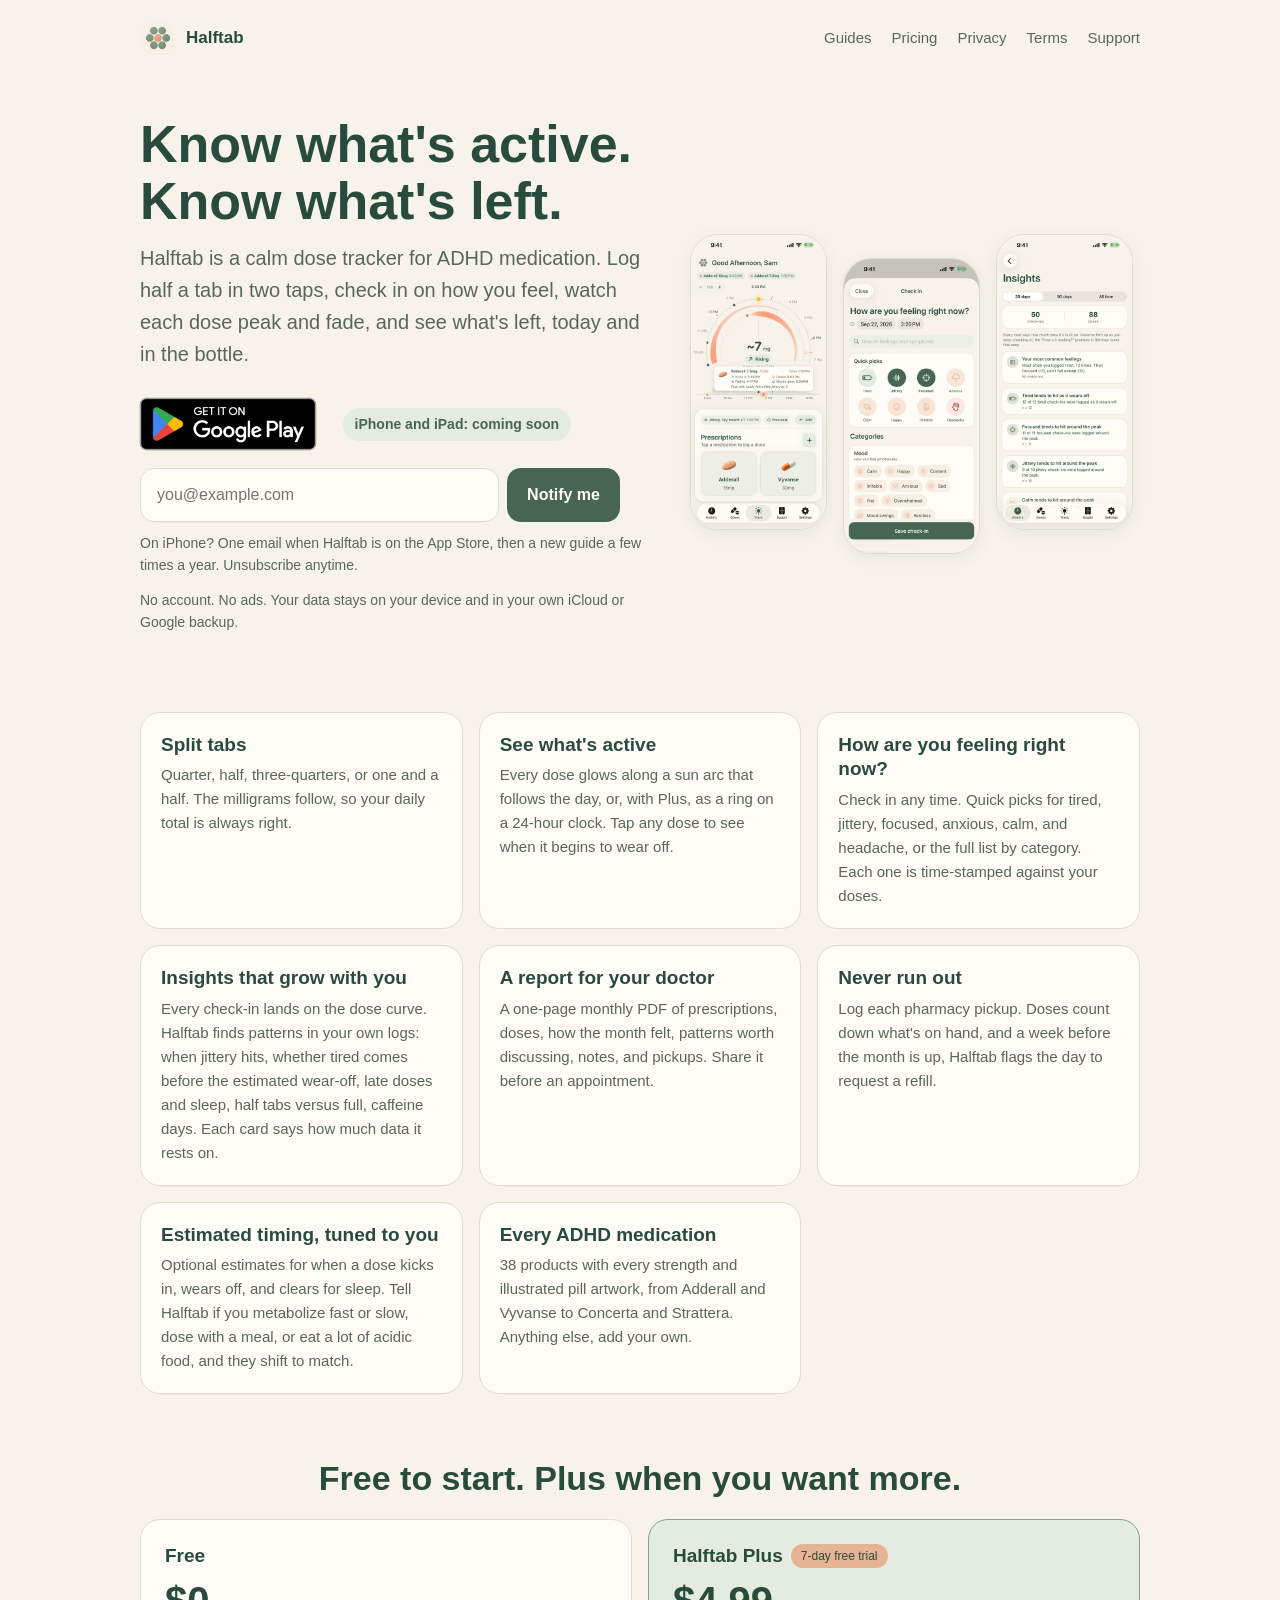
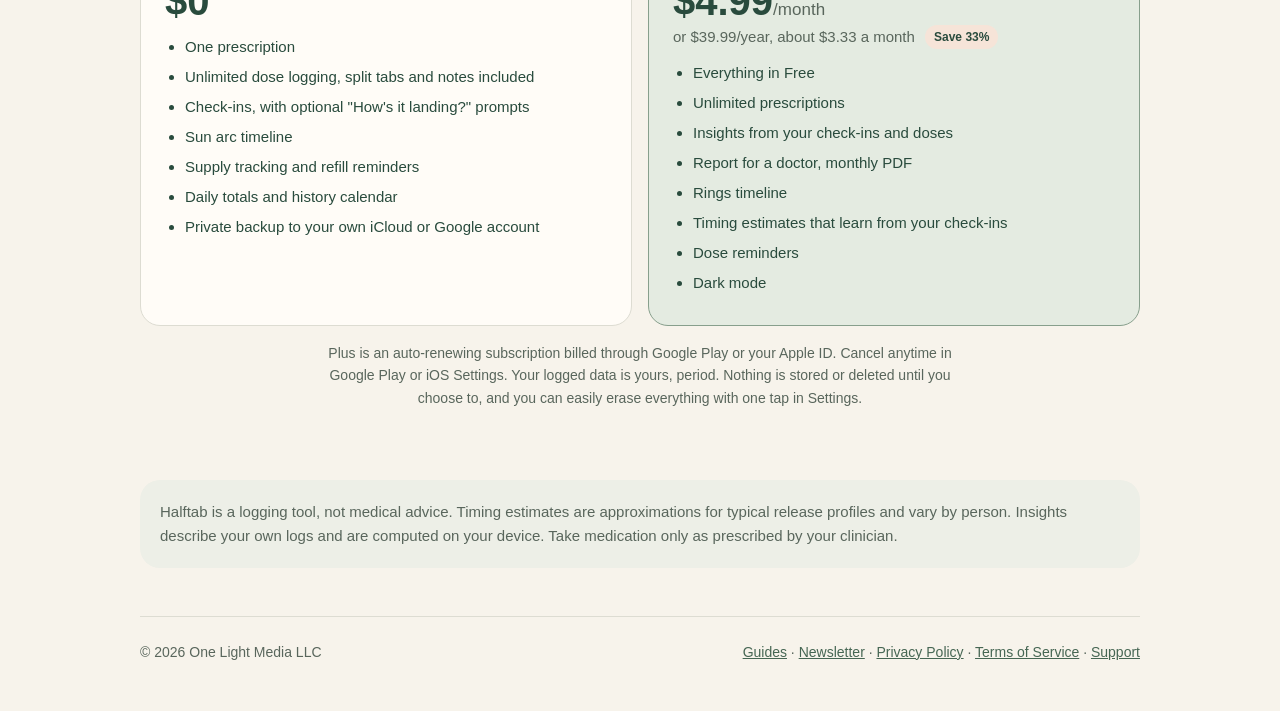
<file: index.html>
<!DOCTYPE html>
<html lang="en"><head><meta charset="utf-8"><meta name="viewport" content="width=device-width, initial-scale=1">
<title>Halftab: ADHD Dose Tracker</title>
<meta name="description" content="Log each dose, split a tab when you need to, and see exactly what's still active. A calm ADHD medication tracker for Android, coming soon to iPhone and iPad.">
<meta property="og:title" content="Halftab: ADHD Dose Tracker"><meta property="og:description" content="Split tabs, see peak times, know what's left for the day."><meta property="og:image" content="https://halftab.app/icon-1024.png"><meta property="og:url" content="https://halftab.app">
<link rel="canonical" href="https://halftab.app/">
<link rel="icon" href="/favicon.png"><link rel="apple-touch-icon" href="/apple-touch-icon.png">
<style>
:root{--canvas:#F7F3EB;--surface:#FFFCF7;--muted-surface:#EDEFE7;--text:#294B3D;--muted:#59665C;--primary:#466653;--on-primary:#FFFCF7;--sage:#879F8C;--sage-tint:#E4EBE1;--apricot:#E6B394;--border:#DDDCD2}
*{box-sizing:border-box}
body{margin:0;background:var(--canvas);color:var(--text);font:17px/1.6 -apple-system,BlinkMacSystemFont,"Segoe UI",sans-serif}
.wrap{max-width:1040px;margin:0 auto;padding:0 20px}
header{display:flex;align-items:center;justify-content:space-between;padding:20px 0;gap:12px;flex-wrap:wrap}
.brand{display:flex;align-items:center;gap:10px;font-weight:600;text-decoration:none;color:var(--text)}
.brand img{width:36px;height:36px;border-radius:50%}
nav a{color:var(--muted);text-decoration:none;margin-left:20px;font-size:15px}
.hero{display:grid;grid-template-columns:1.1fr 1fr;gap:40px;align-items:center;padding:40px 0 64px}
h1{font:600 clamp(34px,5vw,52px)/1.1 ui-rounded,-apple-system,sans-serif;margin:0 0 12px}
.sub{font-size:20px;color:var(--muted);margin:0 0 28px;max-width:34rem}
.cta{display:inline-flex;align-items:center;gap:10px;background:var(--primary);color:var(--on-primary);text-decoration:none;font-weight:600;padding:14px 22px;border-radius:16px;min-height:52px}
.soon{display:inline-block;font-size:14px;font-weight:600;color:var(--primary);background:var(--sage-tint);border-radius:999px;padding:5px 12px;margin-bottom:12px}
.get{display:flex;align-items:center;flex-wrap:wrap;gap:4px 14px;margin:0 0 18px}.play{display:block;margin:-13px 0 -13px -13px;line-height:0}.play img{height:78px;width:auto;display:block}.get .soon{margin:0}
.signup{display:flex;gap:8px;max-width:30rem}
.signup input{flex:1;min-width:0;font:inherit;font-size:16px;padding:13px 16px;border:1px solid var(--border);border-radius:14px;background:var(--surface);color:var(--text)}
.signup input:focus{outline:2px solid var(--primary);outline-offset:1px;border-color:var(--primary)}
.signup button{font:inherit;font-weight:600;font-size:16px;background:var(--primary);color:var(--on-primary);border:0;border-radius:14px;padding:13px 20px;min-height:50px;cursor:pointer;white-space:nowrap}
.signup button:hover{background:#3B5847}
.form-note{font-size:14px;color:var(--muted);margin:10px 0 0}
.note{font-size:14px;color:var(--muted);margin-top:12px}
.phones{display:flex;gap:16px;justify-content:center}
.phones img{width:min(30%,220px);border-radius:28px;border:1px solid var(--border);box-shadow:0 4px 16px rgba(41,75,61,.08)}
.phones img:nth-child(2){transform:translateY(24px)}
.grid{display:grid;grid-template-columns:repeat(auto-fit,minmax(240px,1fr));gap:16px;padding:0 0 64px}
.card{background:var(--surface);border:1px solid var(--border);border-radius:20px;padding:20px}
.card h3{font:600 19px/1.3 ui-rounded,-apple-system,sans-serif;margin:0 0 6px}
.card p{margin:0;color:var(--muted);font-size:15px}
.disclaimer{background:var(--muted-surface);border-radius:20px;padding:20px;font-size:15px;color:var(--muted);margin-bottom:48px}
.pricing{padding:0 0 56px}
.pricing h2{font:600 clamp(26px,4vw,34px)/1.2 ui-rounded,-apple-system,sans-serif;margin:0 0 20px;text-align:center}
.tiers{display:grid;grid-template-columns:repeat(auto-fit,minmax(280px,1fr));gap:16px}
.tier{background:var(--surface);border:1px solid var(--border);border-radius:20px;padding:24px}
.tier.plus{background:var(--sage-tint);border-color:var(--sage)}
.tier-name{font:600 19px/1.3 ui-rounded,-apple-system,sans-serif;display:flex;align-items:center;gap:8px;flex-wrap:wrap}
.chip{font:500 12px/1 -apple-system,sans-serif;background:var(--apricot);color:#294B3D;padding:6px 10px;border-radius:999px}
.tier-price{font:600 40px/1.1 ui-rounded,-apple-system,sans-serif;margin:10px 0 2px}
.tier-price span{font-size:17px;color:var(--muted);font-weight:400}
.tier-alt{color:var(--muted);font-size:15px;margin-bottom:12px}
.save{font:600 12px/1 -apple-system,sans-serif;background:#F6E4D8;color:var(--text);padding:5px 9px;border-radius:999px;margin-left:6px;white-space:nowrap;vertical-align:1px}
.tier ul{margin:12px 0 0;padding-left:20px;font-size:15px}
.tier li{margin-bottom:6px}
.fine{color:var(--muted);font-size:14px;text-align:center;margin:16px auto 0;max-width:40rem}
footer{border-top:1px solid var(--border);padding:24px 0 48px;color:var(--muted);font-size:14px;display:flex;flex-wrap:wrap;gap:16px;justify-content:space-between}
footer a{color:var(--primary)}
.sr-only{position:absolute;width:1px;height:1px;overflow:hidden;clip:rect(0 0 0 0);white-space:nowrap}
@media (max-width:760px){.hero{grid-template-columns:1fr;padding-top:16px}.phones img:nth-child(2){transform:none}}
@media (max-width:420px){.signup{flex-direction:column}}
</style></head>
<body><div class="wrap">
<header>
  <a class="brand" href="/"><img src="/icon-512.png" alt=""><span>Halftab</span></a>
  <nav><a href="/guides/">Guides</a><a href="#pricing">Pricing</a><a href="/privacy">Privacy</a><a href="/terms">Terms</a><a href="mailto:onelightmediallc@gmail.com">Support</a></nav>
</header>
<section class="hero">
  <div>
    <h1>Know what's active.<br>Know what's left.</h1>
    <p class="sub">Halftab is a calm dose tracker for ADHD medication. Log half a tab in two taps, check in on how you feel, watch each dose peak and fade, and see what's left, today and in the bottle.</p>
    <div class="get">
      <a class="play" href="https://play.google.com/store/apps/details?id=com.johnju.halftab" target="_blank" rel="noopener"><img src="/google-play-badge.png" alt="Get it on Google Play" width="201" height="78"></a>
      <span class="soon">iPhone and iPad: coming soon</span>
    </div>
    <form class="signup" action="https://app.kit.com/forms/9978326/subscriptions" method="post">
      <label for="email" class="sr-only">Email address</label>
      <input type="email" name="email_address" id="email" placeholder="you@example.com" autocomplete="email" required>
      <button type="submit">Notify me</button>
    </form>
    <p class="form-note">On iPhone? One email when Halftab is on the App Store, then a new guide a few times a year. Unsubscribe anytime.</p>
    <p class="note">No account. No ads. Your data stays on your device and in your own iCloud or Google backup.</p>
  </div>
  <div class="phones">
    <img src="/hero-arc.png" alt="Halftab sun arc view with a dose callout showing when it begins to wear off">
    <img src="/hero-checkin.png" alt="Halftab check-in sheet asking how are you feeling right now, with quick picks">
    <img src="/hero-insights.png" alt="Halftab insights screen showing patterns from check-ins and doses">
  </div>
</section>
<section class="grid">
  <div class="card"><h3>Split tabs</h3><p>Quarter, half, three-quarters, or one and a half. The milligrams follow, so your daily total is always right.</p></div>
  <div class="card"><h3>See what's active</h3><p>Every dose glows along a sun arc that follows the day, or, with Plus, as a ring on a 24-hour clock. Tap any dose to see when it begins to wear off.</p></div>
  <div class="card"><h3>How are you feeling right now?</h3><p>Check in any time. Quick picks for tired, jittery, focused, anxious, calm, and headache, or the full list by category. Each one is time-stamped against your doses.</p></div>
  <div class="card"><h3>Insights that grow with you</h3><p>Every check-in lands on the dose curve. Halftab finds patterns in your own logs: when jittery hits, whether tired comes before the estimated wear-off, late doses and sleep, half tabs versus full, caffeine days. Each card says how much data it rests on.</p></div>
  <div class="card"><h3>A report for your doctor</h3><p>A one-page monthly PDF of prescriptions, doses, how the month felt, patterns worth discussing, notes, and pickups. Share it before an appointment.</p></div>
  <div class="card"><h3>Never run out</h3><p>Log each pharmacy pickup. Doses count down what's on hand, and a week before the month is up, Halftab flags the day to request a refill.</p></div>
  <div class="card"><h3>Estimated timing, tuned to you</h3><p>Optional estimates for when a dose kicks in, wears off, and clears for sleep. Tell Halftab if you metabolize fast or slow, dose with a meal, or eat a lot of acidic food, and they shift to match.</p></div>
  <div class="card"><h3>Every ADHD medication</h3><p>38 products with every strength and illustrated pill artwork, from Adderall and Vyvanse to Concerta and Strattera. Anything else, add your own.</p></div>
</section>
<section class="pricing" id="pricing">
  <h2>Free to start. Plus when you want more.</h2>
  <div class="tiers">
    <div class="tier">
      <div class="tier-name">Free</div>
      <div class="tier-price">$0</div>
      <ul>
        <li>One prescription</li>
        <li>Unlimited dose logging, split tabs and notes included</li>
        <li>Check-ins, with optional "How's it landing?" prompts</li>
        <li>Sun arc timeline</li>
        <li>Supply tracking and refill reminders</li>
        <li>Daily totals and history calendar</li>
        <li>Private backup to your own iCloud or Google account</li>
      </ul>
    </div>
    <div class="tier plus">
      <div class="tier-name">Halftab Plus <span class="chip">7-day free trial</span></div>
      <div class="tier-price">$4.99<span>/month</span></div>
      <div class="tier-alt">or $39.99/year, about $3.33 a month <span class="save">Save 33%</span></div>
      <ul>
        <li>Everything in Free</li>
        <li>Unlimited prescriptions</li>
        <li>Insights from your check-ins and doses</li>
        <li>Report for a doctor, monthly PDF</li>
        <li>Rings timeline</li>
        <li>Timing estimates that learn from your check-ins</li>
        <li>Dose reminders</li>
        <li>Dark mode</li>
      </ul>
    </div>
  </div>
  <p class="fine">Plus is an auto-renewing subscription billed through Google Play or your Apple ID. Cancel anytime in Google Play or iOS Settings. Your logged data is yours, period. Nothing is stored or deleted until you choose to, and you can easily erase everything with one tap in Settings.</p>
</section>
<p class="disclaimer">Halftab is a logging tool, not medical advice. Timing estimates are approximations for typical release profiles and vary by person. Insights describe your own logs and are computed on your device. Take medication only as prescribed by your clinician.</p>
<footer><span>© 2026 One Light Media LLC</span><span><a href="/guides/">Guides</a> · <a href="/newsletter/">Newsletter</a> · <a href="/privacy">Privacy Policy</a> · <a href="/terms">Terms of Service</a> · <a href="mailto:onelightmediallc@gmail.com">Support</a></span></footer>
</div></body></html>
</file>
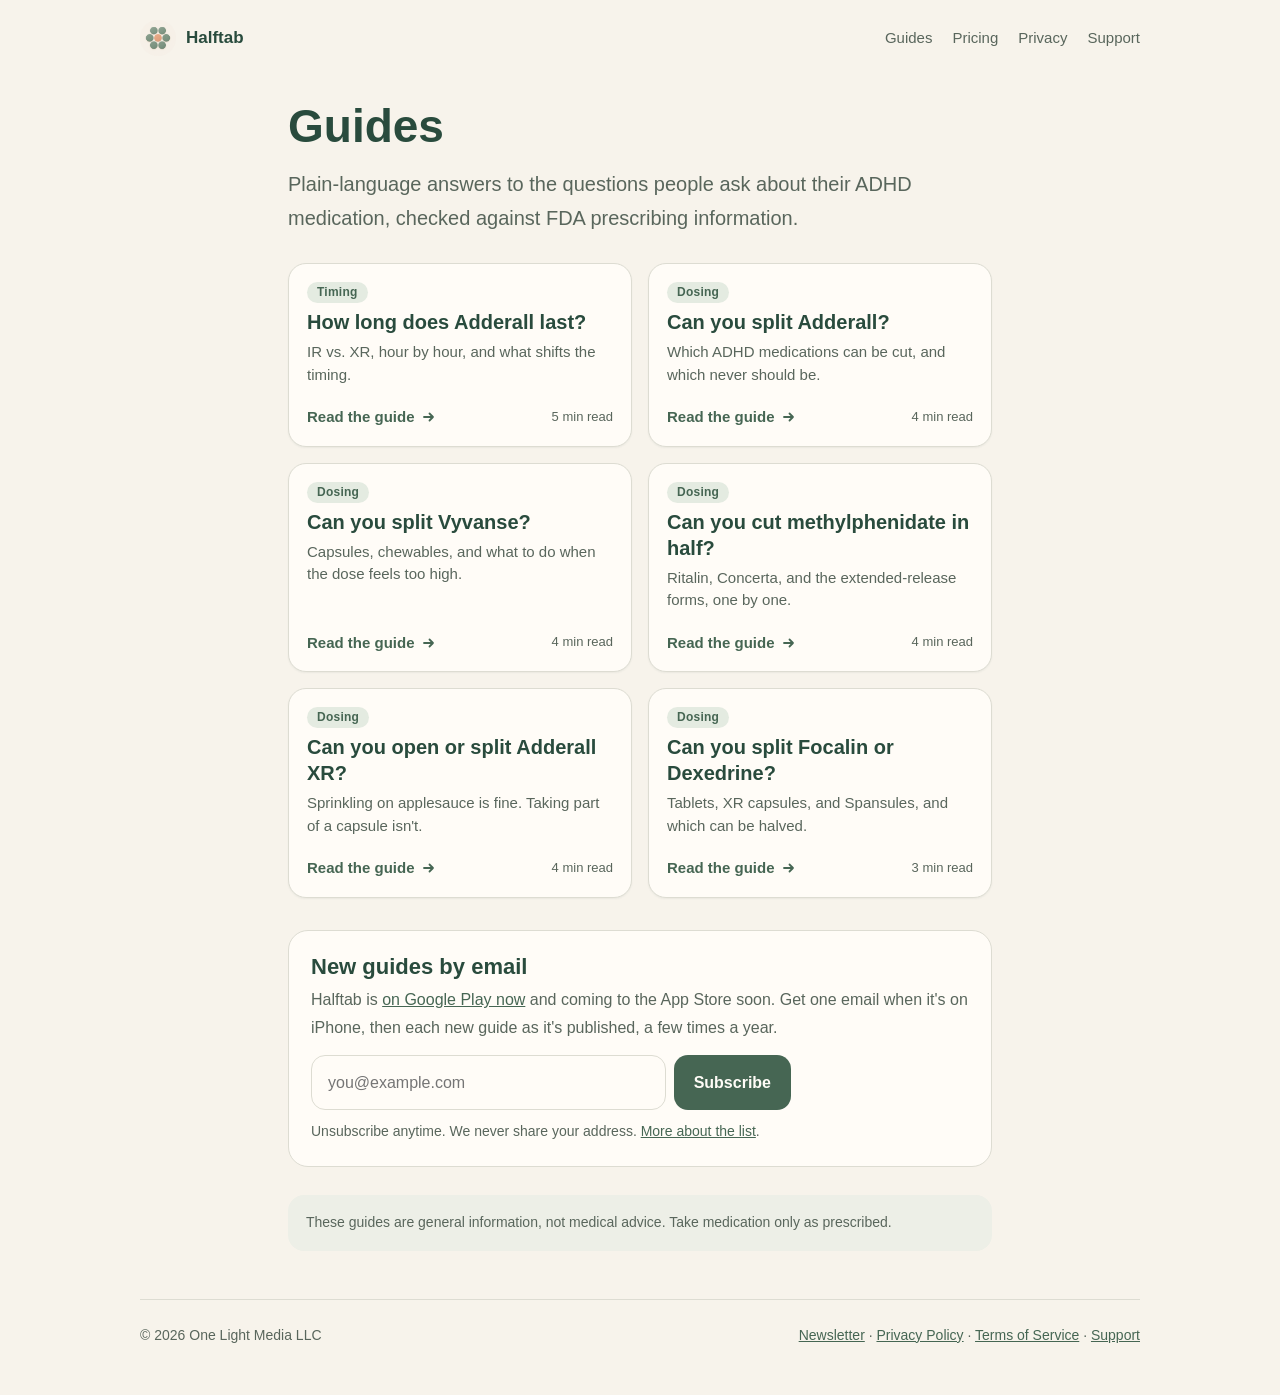
<file: guides/index.html>
<!DOCTYPE html>
<html lang="en"><head><meta charset="utf-8"><meta name="viewport" content="width=device-width, initial-scale=1">
<title>ADHD Medication Guides | Halftab</title>
<meta name="description" content="Plain-language guides to ADHD medication timing, splitting tablets, and keeping track of doses, checked against FDA prescribing information.">
<link rel="canonical" href="https://halftab.app/guides/">
<meta property="og:title" content="ADHD Medication Guides | Halftab"><meta property="og:description" content="Plain-language guides to ADHD medication timing, splitting tablets, and keeping track of doses."><meta property="og:url" content="https://halftab.app/guides/"><meta property="og:image" content="https://halftab.app/icon-1024.png">
<link rel="icon" href="/favicon.png"><link rel="apple-touch-icon" href="/apple-touch-icon.png">
<link rel="stylesheet" href="/guides/guides.css">
</head>
<body><div class="wrap">
<header>
  <a class="brand" href="/"><img src="/icon-512.png" alt=""><span>Halftab</span></a>
  <nav><a href="/guides/">Guides</a><a href="/#pricing">Pricing</a><a href="/privacy">Privacy</a><a href="mailto:onelightmediallc@gmail.com">Support</a></nav>
</header>
<article>
<h1>Guides</h1>
<p class="lede">Plain-language answers to the questions people ask about their ADHD medication, checked against FDA prescribing information.</p>
<div class="related">
<a class="guide-card" href="/guides/how-long-does-adderall-last/"><span class="tag">Timing</span><strong>How long does Adderall last?</strong><span class="desc">IR vs. XR, hour by hour, and what shifts the timing.</span><span class="more">Read the guide <svg width="16" height="16" viewBox="0 0 16 16" aria-hidden="true"><path d="M3 8h9M8.5 4.5 12 8l-3.5 3.5" fill="none" stroke="currentColor" stroke-width="1.8" stroke-linecap="round" stroke-linejoin="round"/></svg><span class="time">5 min read</span></span></a>
<a class="guide-card" href="/guides/can-you-split-adderall/"><span class="tag">Dosing</span><strong>Can you split Adderall?</strong><span class="desc">Which ADHD medications can be cut, and which never should be.</span><span class="more">Read the guide <svg width="16" height="16" viewBox="0 0 16 16" aria-hidden="true"><path d="M3 8h9M8.5 4.5 12 8l-3.5 3.5" fill="none" stroke="currentColor" stroke-width="1.8" stroke-linecap="round" stroke-linejoin="round"/></svg><span class="time">4 min read</span></span></a>
<a class="guide-card" href="/guides/can-you-split-vyvanse/"><span class="tag">Dosing</span><strong>Can you split Vyvanse?</strong><span class="desc">Capsules, chewables, and what to do when the dose feels too high.</span><span class="more">Read the guide <svg width="16" height="16" viewBox="0 0 16 16" aria-hidden="true"><path d="M3 8h9M8.5 4.5 12 8l-3.5 3.5" fill="none" stroke="currentColor" stroke-width="1.8" stroke-linecap="round" stroke-linejoin="round"/></svg><span class="time">4 min read</span></span></a>
<a class="guide-card" href="/guides/can-you-cut-methylphenidate-in-half/"><span class="tag">Dosing</span><strong>Can you cut methylphenidate in half?</strong><span class="desc">Ritalin, Concerta, and the extended-release forms, one by one.</span><span class="more">Read the guide <svg width="16" height="16" viewBox="0 0 16 16" aria-hidden="true"><path d="M3 8h9M8.5 4.5 12 8l-3.5 3.5" fill="none" stroke="currentColor" stroke-width="1.8" stroke-linecap="round" stroke-linejoin="round"/></svg><span class="time">4 min read</span></span></a>
<a class="guide-card" href="/guides/can-you-open-adderall-xr/"><span class="tag">Dosing</span><strong>Can you open or split Adderall XR?</strong><span class="desc">Sprinkling on applesauce is fine. Taking part of a capsule isn't.</span><span class="more">Read the guide <svg width="16" height="16" viewBox="0 0 16 16" aria-hidden="true"><path d="M3 8h9M8.5 4.5 12 8l-3.5 3.5" fill="none" stroke="currentColor" stroke-width="1.8" stroke-linecap="round" stroke-linejoin="round"/></svg><span class="time">4 min read</span></span></a>
<a class="guide-card" href="/guides/can-you-split-focalin-or-dexedrine/"><span class="tag">Dosing</span><strong>Can you split Focalin or Dexedrine?</strong><span class="desc">Tablets, XR capsules, and Spansules, and which can be halved.</span><span class="more">Read the guide <svg width="16" height="16" viewBox="0 0 16 16" aria-hidden="true"><path d="M3 8h9M8.5 4.5 12 8l-3.5 3.5" fill="none" stroke="currentColor" stroke-width="1.8" stroke-linecap="round" stroke-linejoin="round"/></svg><span class="time">3 min read</span></span></a>
</div>
<section class="newsletter">
  <h2>New guides by email</h2>
  <p>Halftab is <a href="https://play.google.com/store/apps/details?id=com.johnju.halftab" target="_blank" rel="noopener">on Google Play now</a> and coming to the App Store soon. Get one email when it's on iPhone, then each new guide as it's published, a few times a year.</p>
  <form class="signup" action="https://app.kit.com/forms/9978326/subscriptions" method="post">
    <label for="email" class="sr-only">Email address</label>
    <input type="email" name="email_address" id="email" placeholder="you@example.com" autocomplete="email" required>
    <button type="submit">Subscribe</button>
  </form>
  <p class="form-note">Unsubscribe anytime. We never share your address. <a href="/newsletter/">More about the list</a>.</p>
</section>
<div class="disclaimer">These guides are general information, not medical advice. Take medication only as prescribed.</div>
</article>
<footer><span>© 2026 One Light Media LLC</span><span><a href="/newsletter/">Newsletter</a> · <a href="/privacy">Privacy Policy</a> · <a href="/terms">Terms of Service</a> · <a href="mailto:onelightmediallc@gmail.com">Support</a></span></footer>
</div></body></html>
</file>
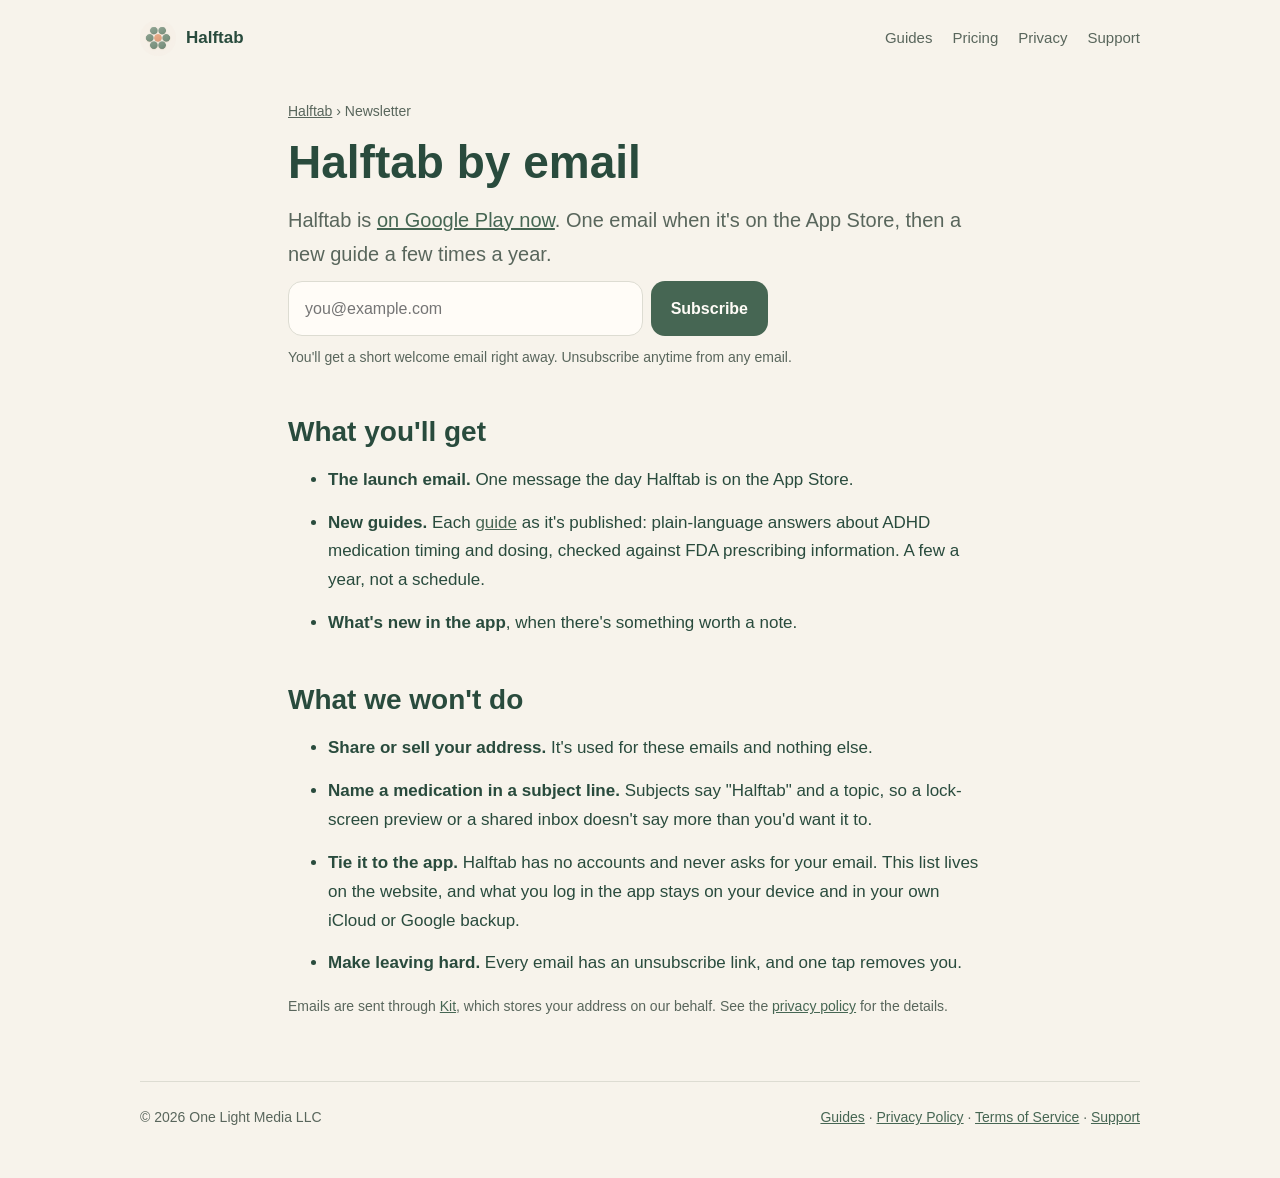
<file: newsletter/index.html>
<!DOCTYPE html>
<html lang="en"><head><meta charset="utf-8"><meta name="viewport" content="width=device-width, initial-scale=1">
<title>Halftab by Email | Launch News and New Guides</title>
<meta name="description" content="One email when Halftab is on the App Store (it's on Google Play now), then a new ADHD medication guide a few times a year. No spam, no sharing, unsubscribe anytime.">
<link rel="canonical" href="https://halftab.app/newsletter/">
<meta property="og:title" content="Halftab by Email"><meta property="og:description" content="One email when Halftab launches, then a new guide a few times a year."><meta property="og:url" content="https://halftab.app/newsletter/"><meta property="og:image" content="https://halftab.app/icon-1024.png">
<link rel="icon" href="/favicon.png"><link rel="apple-touch-icon" href="/apple-touch-icon.png">
<link rel="stylesheet" href="/guides/guides.css">
</head>
<body><div class="wrap">
<header>
  <a class="brand" href="/"><img src="/icon-512.png" alt=""><span>Halftab</span></a>
  <nav><a href="/guides/">Guides</a><a href="/#pricing">Pricing</a><a href="/privacy">Privacy</a><a href="mailto:onelightmediallc@gmail.com">Support</a></nav>
</header>
<article>
<div class="crumbs"><a href="/">Halftab</a> › Newsletter</div>
<h1>Halftab by email</h1>
<p class="lede">Halftab is <a href="https://play.google.com/store/apps/details?id=com.johnju.halftab" target="_blank" rel="noopener">on Google Play now</a>. One email when it's on the App Store, then a new guide a few times a year.</p>
<form class="signup" action="https://app.kit.com/forms/9978326/subscriptions" method="post">
  <label for="email" class="sr-only">Email address</label>
  <input type="email" name="email_address" id="email" placeholder="you@example.com" autocomplete="email" required>
  <button type="submit">Subscribe</button>
</form>
<p class="form-note">You'll get a short welcome email right away. Unsubscribe anytime from any email.</p>

<h2>What you'll get</h2>
<ul>
<li><strong>The launch email.</strong> One message the day Halftab is on the App Store.</li>
<li><strong>New guides.</strong> Each <a href="/guides/">guide</a> as it's published: plain-language answers about ADHD medication timing and dosing, checked against FDA prescribing information. A few a year, not a schedule.</li>
<li><strong>What's new in the app</strong>, when there's something worth a note.</li>
</ul>

<h2>What we won't do</h2>
<ul>
<li><strong>Share or sell your address.</strong> It's used for these emails and nothing else.</li>
<li><strong>Name a medication in a subject line.</strong> Subjects say "Halftab" and a topic, so a lock-screen preview or a shared inbox doesn't say more than you'd want it to.</li>
<li><strong>Tie it to the app.</strong> Halftab has no accounts and never asks for your email. This list lives on the website, and what you log in the app stays on your device and in your own iCloud or Google backup.</li>
<li><strong>Make leaving hard.</strong> Every email has an unsubscribe link, and one tap removes you.</li>
</ul>
<p class="sources">Emails are sent through <a href="https://kit.com/">Kit</a>, which stores your address on our behalf. See the <a href="/privacy">privacy policy</a> for the details.</p>
</article>
<footer><span>© 2026 One Light Media LLC</span><span><a href="/guides/">Guides</a> · <a href="/privacy">Privacy Policy</a> · <a href="/terms">Terms of Service</a> · <a href="mailto:onelightmediallc@gmail.com">Support</a></span></footer>
</div></body></html>
</file>
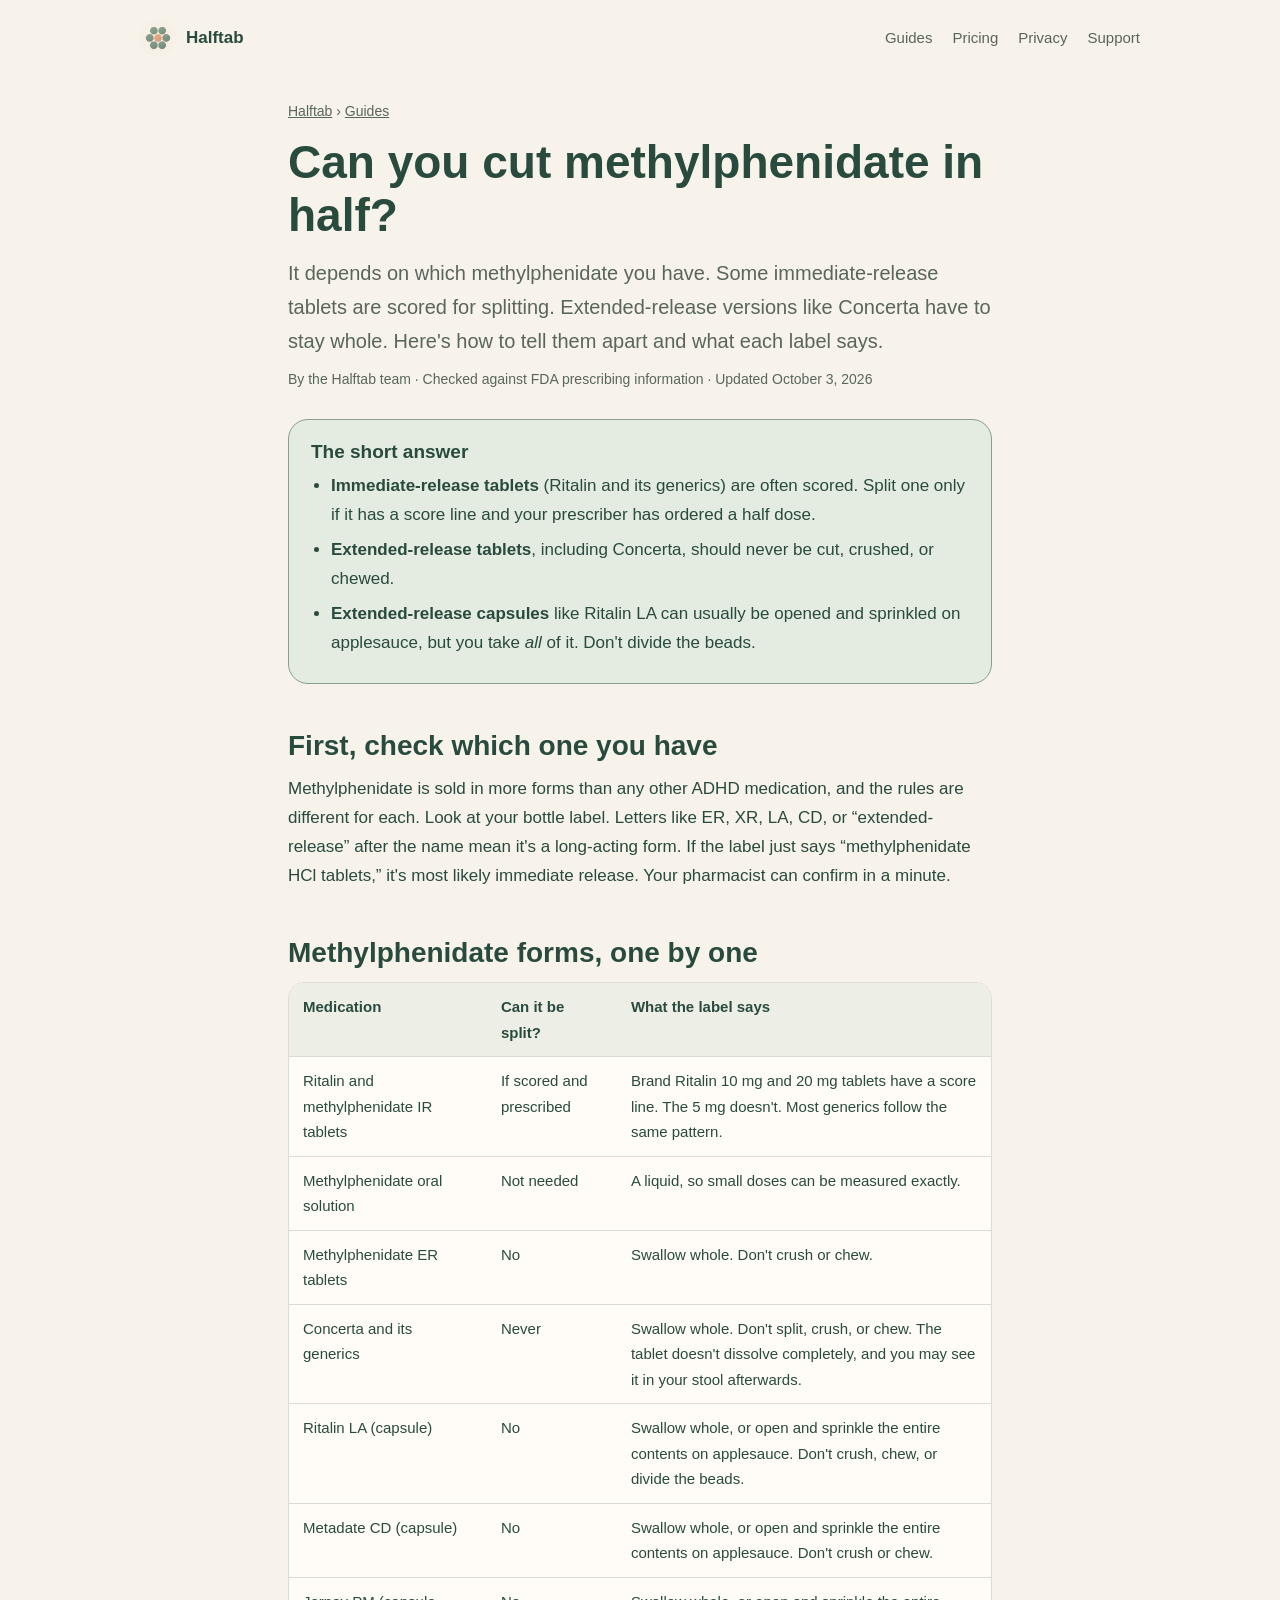
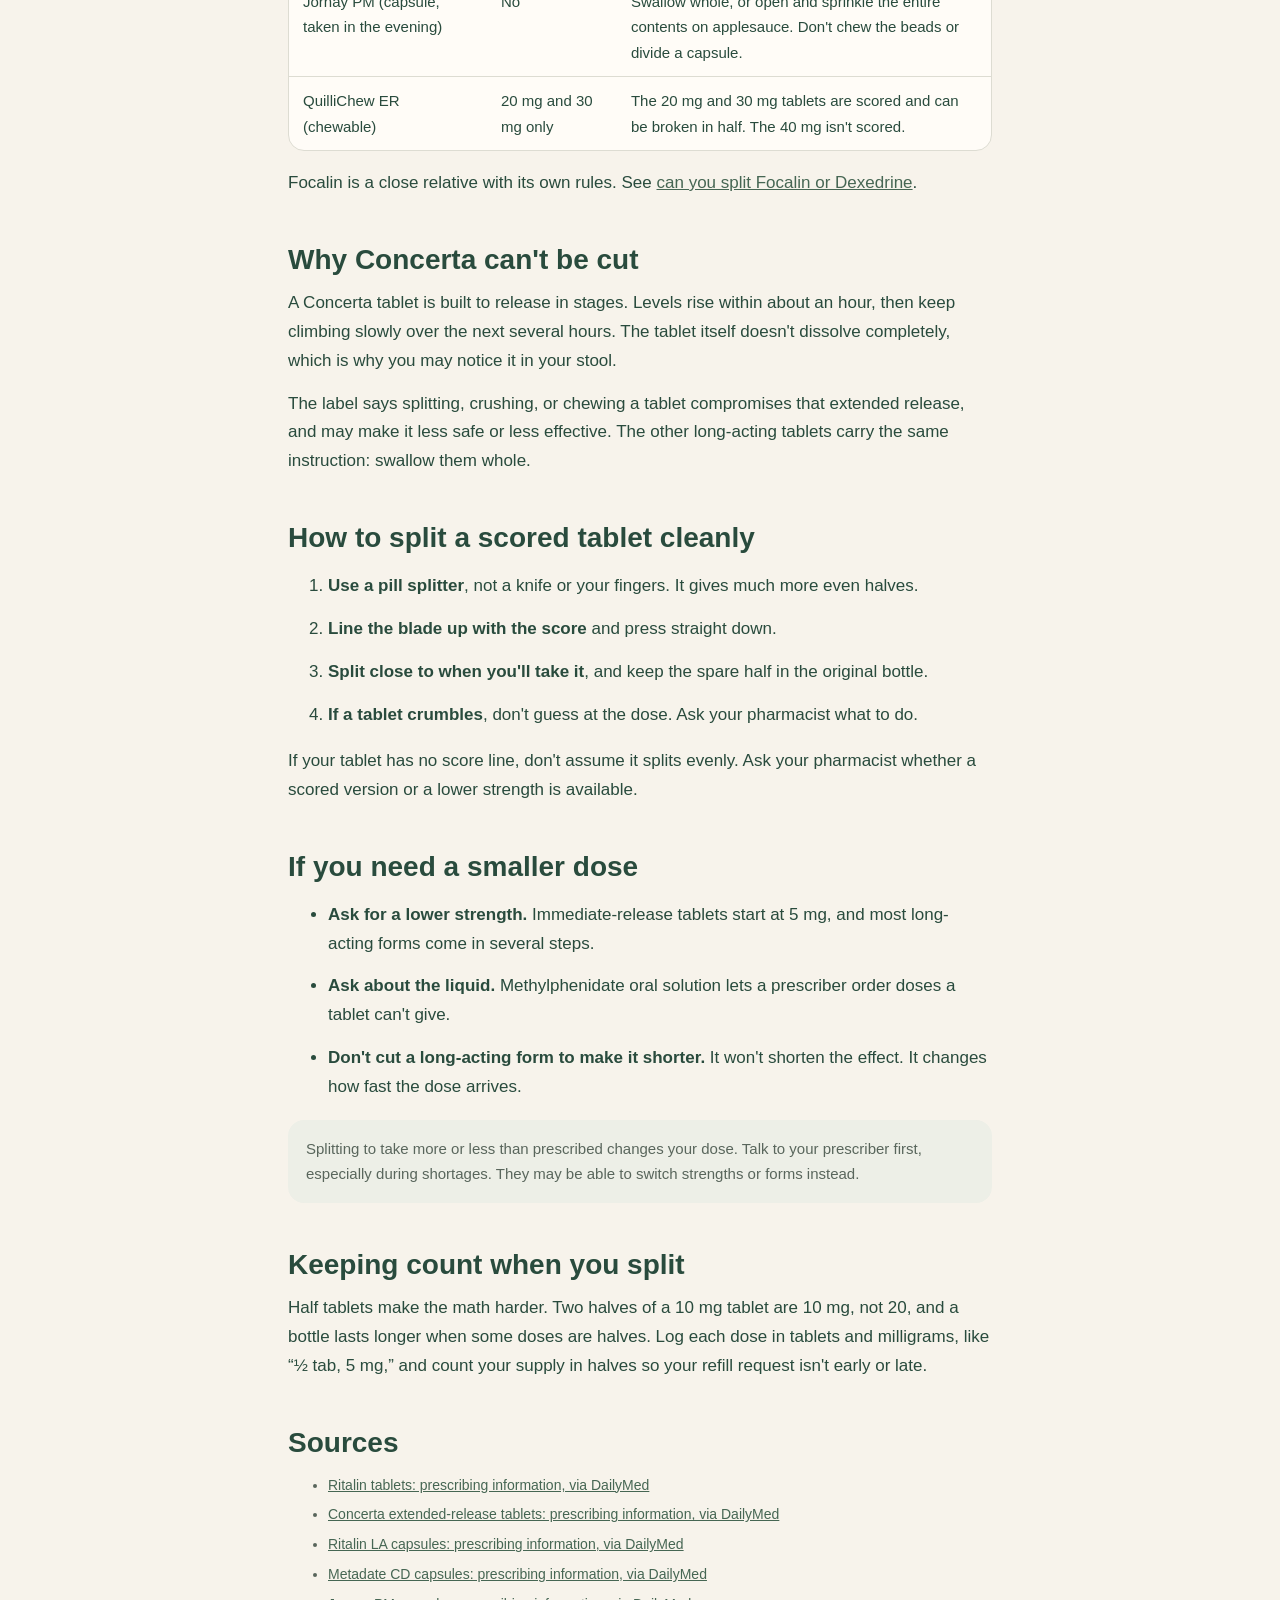
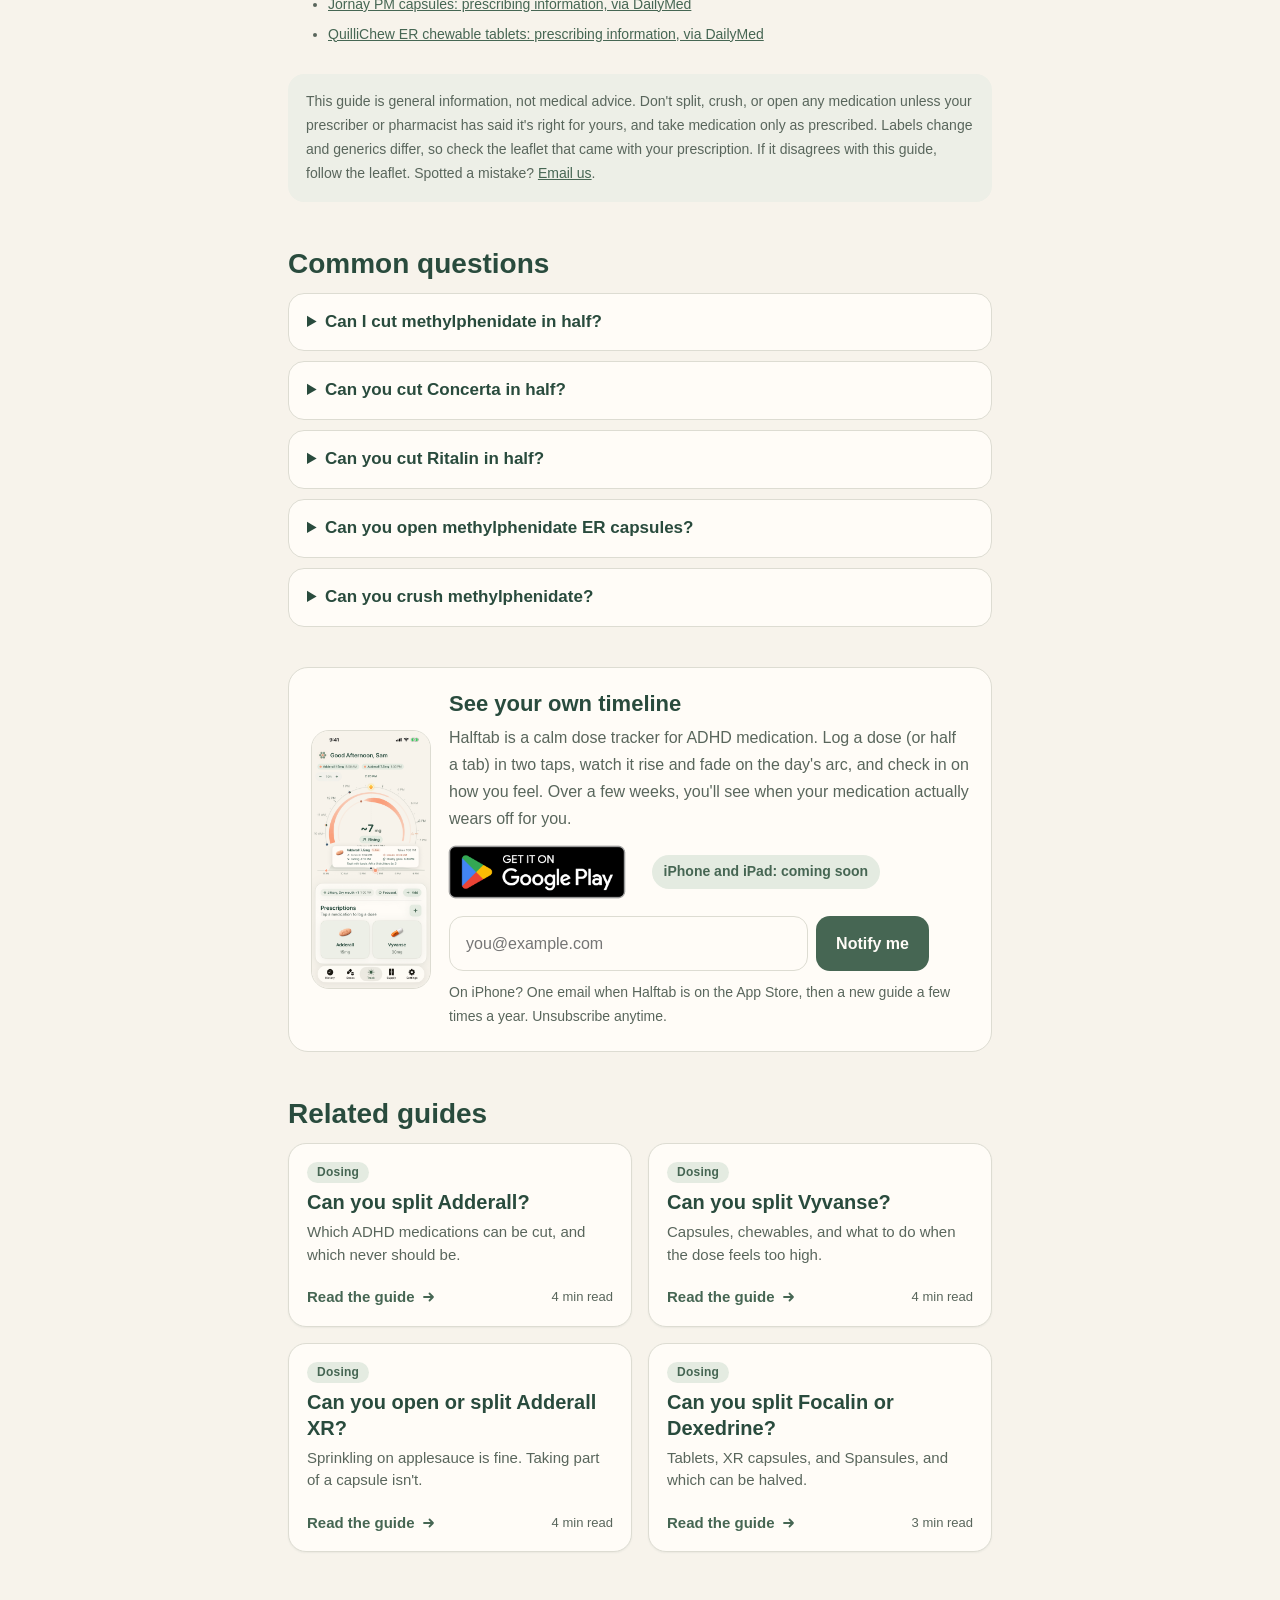
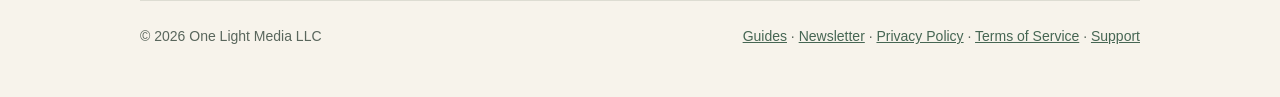
<file: guides/can-you-cut-methylphenidate-in-half/index.html>
<!DOCTYPE html>
<html lang="en"><head><meta charset="utf-8"><meta name="viewport" content="width=device-width, initial-scale=1">
<title>Can You Cut Methylphenidate in Half? Ritalin, Concerta | Halftab</title>
<meta name="description" content="Some immediate-release methylphenidate tablets are scored and can be cut in half when prescribed. Concerta and other extended-release forms can&#x27;t. A form-by-form guide to what each label says.">
<link rel="canonical" href="https://halftab.app/guides/can-you-cut-methylphenidate-in-half/">
<meta property="og:type" content="article"><meta property="og:title" content="Can You Cut Methylphenidate in Half? Ritalin, Concerta | Halftab"><meta property="og:description" content="Some immediate-release methylphenidate tablets are scored and can be cut in half when prescribed. Concerta and other extended-release forms can&#x27;t. A form-by-form guide to what each label says."><meta property="og:url" content="https://halftab.app/guides/can-you-cut-methylphenidate-in-half/"><meta property="og:image" content="https://halftab.app/icon-1024.png">
<meta name="twitter:card" content="summary">
<link rel="icon" href="/favicon.png"><link rel="apple-touch-icon" href="/apple-touch-icon.png">
<link rel="stylesheet" href="/guides/guides.css">
<script type="application/ld+json">[{"@context": "https://schema.org", "@type": "Article", "headline": "Can you cut methylphenidate in half?", "description": "Some immediate-release methylphenidate tablets are scored and can be cut in half when prescribed. Concerta and other extended-release forms can't. A form-by-form guide to what each label says.", "datePublished": "2026-10-03", "dateModified": "2026-10-03", "author": {"@type": "Organization", "name": "Halftab", "url": "https://halftab.app"}, "publisher": {"@type": "Organization", "name": "One Light Media LLC", "logo": {"@type": "ImageObject", "url": "https://halftab.app/icon-512.png"}}, "mainEntityOfPage": "https://halftab.app/guides/can-you-cut-methylphenidate-in-half/", "image": "https://halftab.app/icon-1024.png"}, {"@context": "https://schema.org", "@type": "FAQPage", "mainEntity": [{"@type": "Question", "name": "Can I cut methylphenidate in half?", "acceptedAnswer": {"@type": "Answer", "text": "Only some forms. Immediate-release methylphenidate tablets that have a score line can be cut in half when a prescriber orders a half dose. Extended-release tablets and capsules, including Concerta, should not be cut."}}, {"@type": "Question", "name": "Can you cut Concerta in half?", "acceptedAnswer": {"@type": "Answer", "text": "No. Concerta must be swallowed whole. The label says splitting, crushing, or chewing it compromises the extended release and may make it less safe or less effective."}}, {"@type": "Question", "name": "Can you cut Ritalin in half?", "acceptedAnswer": {"@type": "Answer", "text": "Brand Ritalin 10 mg and 20 mg tablets are scored and can be split when a prescriber orders a half dose. The 5 mg tablet isn't scored. Most generics follow the same pattern, but check yours with a pharmacist."}}, {"@type": "Question", "name": "Can you open methylphenidate ER capsules?", "acceptedAnswer": {"@type": "Answer", "text": "Several can be opened. Ritalin LA, Metadate CD, and Jornay PM capsules can be opened and the entire contents sprinkled on applesauce. Swallow it without chewing, and don't take only part of a capsule."}}, {"@type": "Question", "name": "Can you crush methylphenidate?", "acceptedAnswer": {"@type": "Answer", "text": "Don't crush any extended-release methylphenidate. Crushing breaks the release system. For immediate-release tablets, ask your pharmacist before crushing. A liquid form is available if swallowing tablets is the problem."}}]}, {"@context": "https://schema.org", "@type": "BreadcrumbList", "itemListElement": [{"@type": "ListItem", "position": 1, "name": "Halftab", "item": "https://halftab.app/"}, {"@type": "ListItem", "position": 2, "name": "Guides", "item": "https://halftab.app/guides/"}, {"@type": "ListItem", "position": 3, "name": "Can you cut methylphenidate in half?", "item": "https://halftab.app/guides/can-you-cut-methylphenidate-in-half/"}]}]</script>
</head>
<body><div class="wrap">
<header>
  <a class="brand" href="/"><img src="/icon-512.png" alt=""><span>Halftab</span></a>
  <nav><a href="/guides/">Guides</a><a href="/#pricing">Pricing</a><a href="/privacy">Privacy</a><a href="mailto:onelightmediallc@gmail.com">Support</a></nav>
</header>
<article>
<div class="crumbs"><a href="/">Halftab</a> › <a href="/guides/">Guides</a></div>
<h1>Can you cut methylphenidate in half?</h1>
<p class="lede">It depends on which methylphenidate you have. Some immediate-release tablets are scored for splitting. Extended-release versions like Concerta have to stay whole. Here's how to tell them apart and what each label says.</p>
<p class="meta">By the Halftab team · Checked against FDA prescribing information · Updated October 3, 2026</p>

<div class="answer">
<h2>The short answer</h2>
<ul>
<li><strong>Immediate-release tablets</strong> (Ritalin and its generics) are often scored. Split one only if it has a score line and your prescriber has ordered a half dose.</li>
<li><strong>Extended-release tablets</strong>, including Concerta, should never be cut, crushed, or chewed.</li>
<li><strong>Extended-release capsules</strong> like Ritalin LA can usually be opened and sprinkled on applesauce, but you take <em>all</em> of it. Don't divide the beads.</li>
</ul>
</div>

<h2>First, check which one you have</h2>
<p>Methylphenidate is sold in more forms than any other ADHD medication, and the rules are different for each. Look at your bottle label. Letters like ER, XR, LA, CD, or “extended-release” after the name mean it's a long-acting form. If the label just says “methylphenidate HCl tablets,” it's most likely immediate release. Your pharmacist can confirm in a minute.</p>

<h2>Methylphenidate forms, one by one</h2>
<div class="table"><table>
<tr><th>Medication</th><th>Can it be split?</th><th>What the label says</th></tr>
<tr><td>Ritalin and methylphenidate IR tablets</td><td>If scored and prescribed</td><td>Brand Ritalin 10 mg and 20 mg tablets have a score line. The 5 mg doesn't. Most generics follow the same pattern.</td></tr>
<tr><td>Methylphenidate oral solution</td><td>Not needed</td><td>A liquid, so small doses can be measured exactly.</td></tr>
<tr><td>Methylphenidate ER tablets</td><td>No</td><td>Swallow whole. Don't crush or chew.</td></tr>
<tr><td>Concerta and its generics</td><td>Never</td><td>Swallow whole. Don't split, crush, or chew. The tablet doesn't dissolve completely, and you may see it in your stool afterwards.</td></tr>
<tr><td>Ritalin LA (capsule)</td><td>No</td><td>Swallow whole, or open and sprinkle the entire contents on applesauce. Don't crush, chew, or divide the beads.</td></tr>
<tr><td>Metadate CD (capsule)</td><td>No</td><td>Swallow whole, or open and sprinkle the entire contents on applesauce. Don't crush or chew.</td></tr>
<tr><td>Jornay PM (capsule, taken in the evening)</td><td>No</td><td>Swallow whole, or open and sprinkle the entire contents on applesauce. Don't chew the beads or divide a capsule.</td></tr>
<tr><td>QuilliChew ER (chewable)</td><td>20 mg and 30 mg only</td><td>The 20 mg and 30 mg tablets are scored and can be broken in half. The 40 mg isn't scored.</td></tr>
</table></div>
<p>Focalin is a close relative with its own rules. See <a href="/guides/can-you-split-focalin-or-dexedrine/">can you split Focalin or Dexedrine</a>.</p>

<h2>Why Concerta can't be cut</h2>
<p>A Concerta tablet is built to release in stages. Levels rise within about an hour, then keep climbing slowly over the next several hours. The tablet itself doesn't dissolve completely, which is why you may notice it in your stool.</p>
<p>The label says splitting, crushing, or chewing a tablet compromises that extended release, and may make it less safe or less effective. The other long-acting tablets carry the same instruction: swallow them whole.</p>

<h2>How to split a scored tablet cleanly</h2>
<ol>
<li><strong>Use a pill splitter</strong>, not a knife or your fingers. It gives much more even halves.</li>
<li><strong>Line the blade up with the score</strong> and press straight down.</li>
<li><strong>Split close to when you'll take it</strong>, and keep the spare half in the original bottle.</li>
<li><strong>If a tablet crumbles</strong>, don't guess at the dose. Ask your pharmacist what to do.</li>
</ol>
<p>If your tablet has no score line, don't assume it splits evenly. Ask your pharmacist whether a scored version or a lower strength is available.</p>

<h2>If you need a smaller dose</h2>
<ul>
<li><strong>Ask for a lower strength.</strong> Immediate-release tablets start at 5 mg, and most long-acting forms come in several steps.</li>
<li><strong>Ask about the liquid.</strong> Methylphenidate oral solution lets a prescriber order doses a tablet can't give.</li>
<li><strong>Don't cut a long-acting form to make it shorter.</strong> It won't shorten the effect. It changes how fast the dose arrives.</li>
</ul>
<div class="callout">Splitting to take more or less than prescribed changes your dose. Talk to your prescriber first, especially during shortages. They may be able to switch strengths or forms instead.</div>

<h2>Keeping count when you split</h2>
<p>Half tablets make the math harder. Two halves of a 10 mg tablet are 10 mg, not 20, and a bottle lasts longer when some doses are halves. Log each dose in tablets and milligrams, like “½ tab, 5 mg,” and count your supply in halves so your refill request isn't early or late.</p>

<h2>Sources</h2>
<ul class="sources">
<li><a href="https://dailymed.nlm.nih.gov/dailymed/search.cfm?labeltype=all&amp;query=ritalin" rel="nofollow">Ritalin tablets: prescribing information, via DailyMed</a></li>
<li><a href="https://dailymed.nlm.nih.gov/dailymed/search.cfm?labeltype=all&amp;query=concerta" rel="nofollow">Concerta extended-release tablets: prescribing information, via DailyMed</a></li>
<li><a href="https://dailymed.nlm.nih.gov/dailymed/search.cfm?labeltype=all&amp;query=ritalin+la" rel="nofollow">Ritalin LA capsules: prescribing information, via DailyMed</a></li>
<li><a href="https://dailymed.nlm.nih.gov/dailymed/search.cfm?labeltype=all&amp;query=metadate+cd" rel="nofollow">Metadate CD capsules: prescribing information, via DailyMed</a></li>
<li><a href="https://dailymed.nlm.nih.gov/dailymed/search.cfm?labeltype=all&amp;query=jornay+pm" rel="nofollow">Jornay PM capsules: prescribing information, via DailyMed</a></li>
<li><a href="https://dailymed.nlm.nih.gov/dailymed/search.cfm?labeltype=all&amp;query=quillichew+er" rel="nofollow">QuilliChew ER chewable tablets: prescribing information, via DailyMed</a></li>
</ul>
<div class="disclaimer">This guide is general information, not medical advice. Don't split, crush, or open any medication unless your prescriber or pharmacist has said it's right for yours, and take medication only as prescribed. Labels change and generics differ, so check the leaflet that came with your prescription. If it disagrees with this guide, follow the leaflet. Spotted a mistake? <a href="mailto:onelightmediallc@gmail.com">Email us</a>.</div>

<h2>Common questions</h2>
<details><summary>Can I cut methylphenidate in half?</summary><p>Only some forms. Immediate-release methylphenidate tablets that have a score line can be cut in half when a prescriber orders a half dose. Extended-release tablets and capsules, including Concerta, should not be cut.</p></details><details><summary>Can you cut Concerta in half?</summary><p>No. Concerta must be swallowed whole. The label says splitting, crushing, or chewing it compromises the extended release and may make it less safe or less effective.</p></details><details><summary>Can you cut Ritalin in half?</summary><p>Brand Ritalin 10 mg and 20 mg tablets are scored and can be split when a prescriber orders a half dose. The 5 mg tablet isn't scored. Most generics follow the same pattern, but check yours with a pharmacist.</p></details><details><summary>Can you open methylphenidate ER capsules?</summary><p>Several can be opened. Ritalin LA, Metadate CD, and Jornay PM capsules can be opened and the entire contents sprinkled on applesauce. Swallow it without chewing, and don't take only part of a capsule.</p></details><details><summary>Can you crush methylphenidate?</summary><p>Don't crush any extended-release methylphenidate. Crushing breaks the release system. For immediate-release tablets, ask your pharmacist before crushing. A liquid form is available if swallowing tablets is the problem.</p></details>
<div class="app">
  <img src="/hero-arc.png" alt="Halftab showing a dose glowing along a sun arc with its estimated kick-in, peak, and fade times">
  <div><h2>See your own timeline</h2>
  <p>Halftab is a calm dose tracker for ADHD medication. Log a dose (or half a tab) in two taps, watch it rise and fade on the day's arc, and check in on how you feel. Over a few weeks, you'll see when your medication actually wears off for you.</p>
  <div class="get">
    <a class="play" href="https://play.google.com/store/apps/details?id=com.johnju.halftab" target="_blank" rel="noopener"><img src="/google-play-badge.png" alt="Get it on Google Play" width="201" height="78"></a>
    <span class="soon">iPhone and iPad: coming soon</span>
  </div>
  <form class="signup" action="https://app.kit.com/forms/9978326/subscriptions" method="post">
    <label for="email" class="sr-only">Email address</label>
    <input type="email" name="email_address" id="email" placeholder="you@example.com" autocomplete="email" required>
    <button type="submit">Notify me</button>
  </form>
  <p class="form-note">On iPhone? One email when Halftab is on the App Store, then a new guide a few times a year. Unsubscribe anytime.</p></div>
</div>
<h2>Related guides</h2>
<div class="related"><a class="guide-card" href="/guides/can-you-split-adderall/"><span class="tag">Dosing</span><strong>Can you split Adderall?</strong><span class="desc">Which ADHD medications can be cut, and which never should be.</span><span class="more">Read the guide <svg width="16" height="16" viewBox="0 0 16 16" aria-hidden="true"><path d="M3 8h9M8.5 4.5 12 8l-3.5 3.5" fill="none" stroke="currentColor" stroke-width="1.8" stroke-linecap="round" stroke-linejoin="round"/></svg><span class="time">4 min read</span></span></a><a class="guide-card" href="/guides/can-you-split-vyvanse/"><span class="tag">Dosing</span><strong>Can you split Vyvanse?</strong><span class="desc">Capsules, chewables, and what to do when the dose feels too high.</span><span class="more">Read the guide <svg width="16" height="16" viewBox="0 0 16 16" aria-hidden="true"><path d="M3 8h9M8.5 4.5 12 8l-3.5 3.5" fill="none" stroke="currentColor" stroke-width="1.8" stroke-linecap="round" stroke-linejoin="round"/></svg><span class="time">4 min read</span></span></a><a class="guide-card" href="/guides/can-you-open-adderall-xr/"><span class="tag">Dosing</span><strong>Can you open or split Adderall XR?</strong><span class="desc">Sprinkling on applesauce is fine. Taking part of a capsule isn't.</span><span class="more">Read the guide <svg width="16" height="16" viewBox="0 0 16 16" aria-hidden="true"><path d="M3 8h9M8.5 4.5 12 8l-3.5 3.5" fill="none" stroke="currentColor" stroke-width="1.8" stroke-linecap="round" stroke-linejoin="round"/></svg><span class="time">4 min read</span></span></a><a class="guide-card" href="/guides/can-you-split-focalin-or-dexedrine/"><span class="tag">Dosing</span><strong>Can you split Focalin or Dexedrine?</strong><span class="desc">Tablets, XR capsules, and Spansules, and which can be halved.</span><span class="more">Read the guide <svg width="16" height="16" viewBox="0 0 16 16" aria-hidden="true"><path d="M3 8h9M8.5 4.5 12 8l-3.5 3.5" fill="none" stroke="currentColor" stroke-width="1.8" stroke-linecap="round" stroke-linejoin="round"/></svg><span class="time">3 min read</span></span></a></div>
</article>
<footer><span>© 2026 One Light Media LLC</span><span><a href="/guides/">Guides</a> · <a href="/newsletter/">Newsletter</a> · <a href="/privacy">Privacy Policy</a> · <a href="/terms">Terms of Service</a> · <a href="mailto:onelightmediallc@gmail.com">Support</a></span></footer>
</div></body></html>
</file>
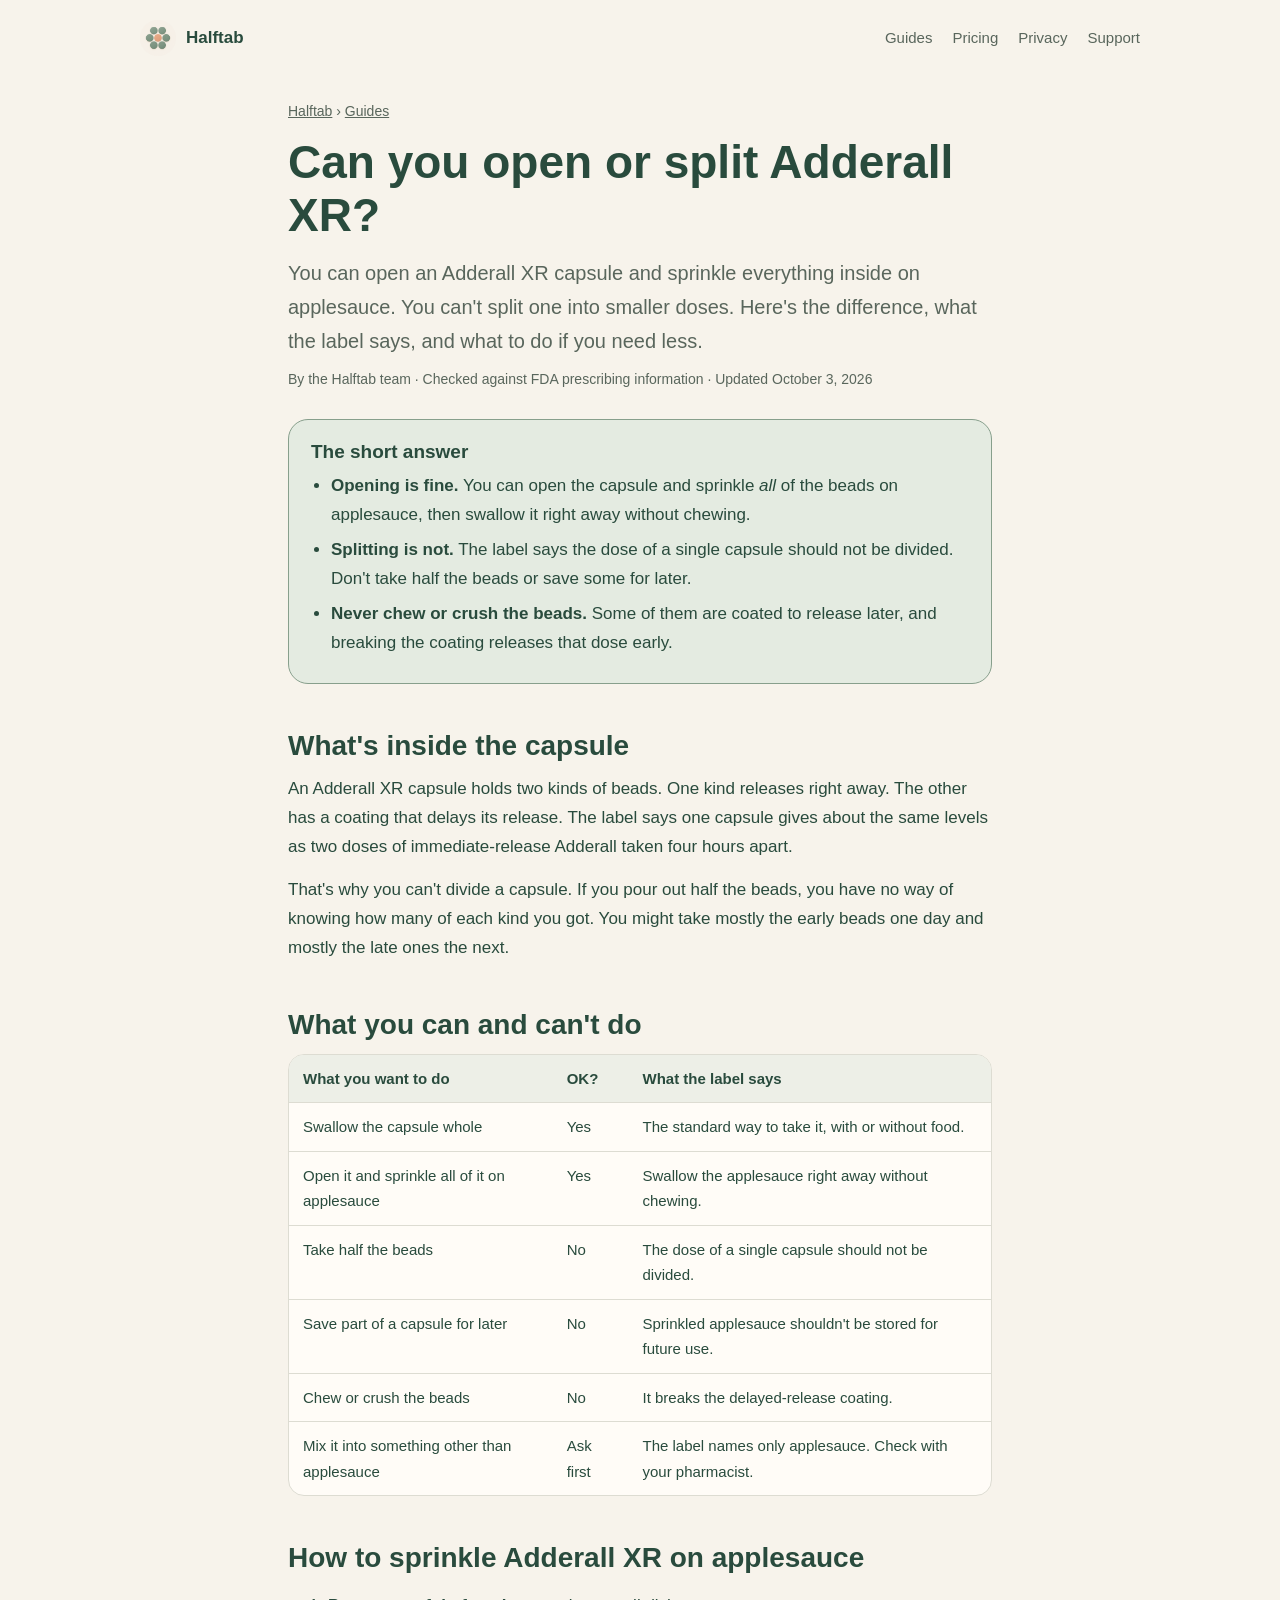
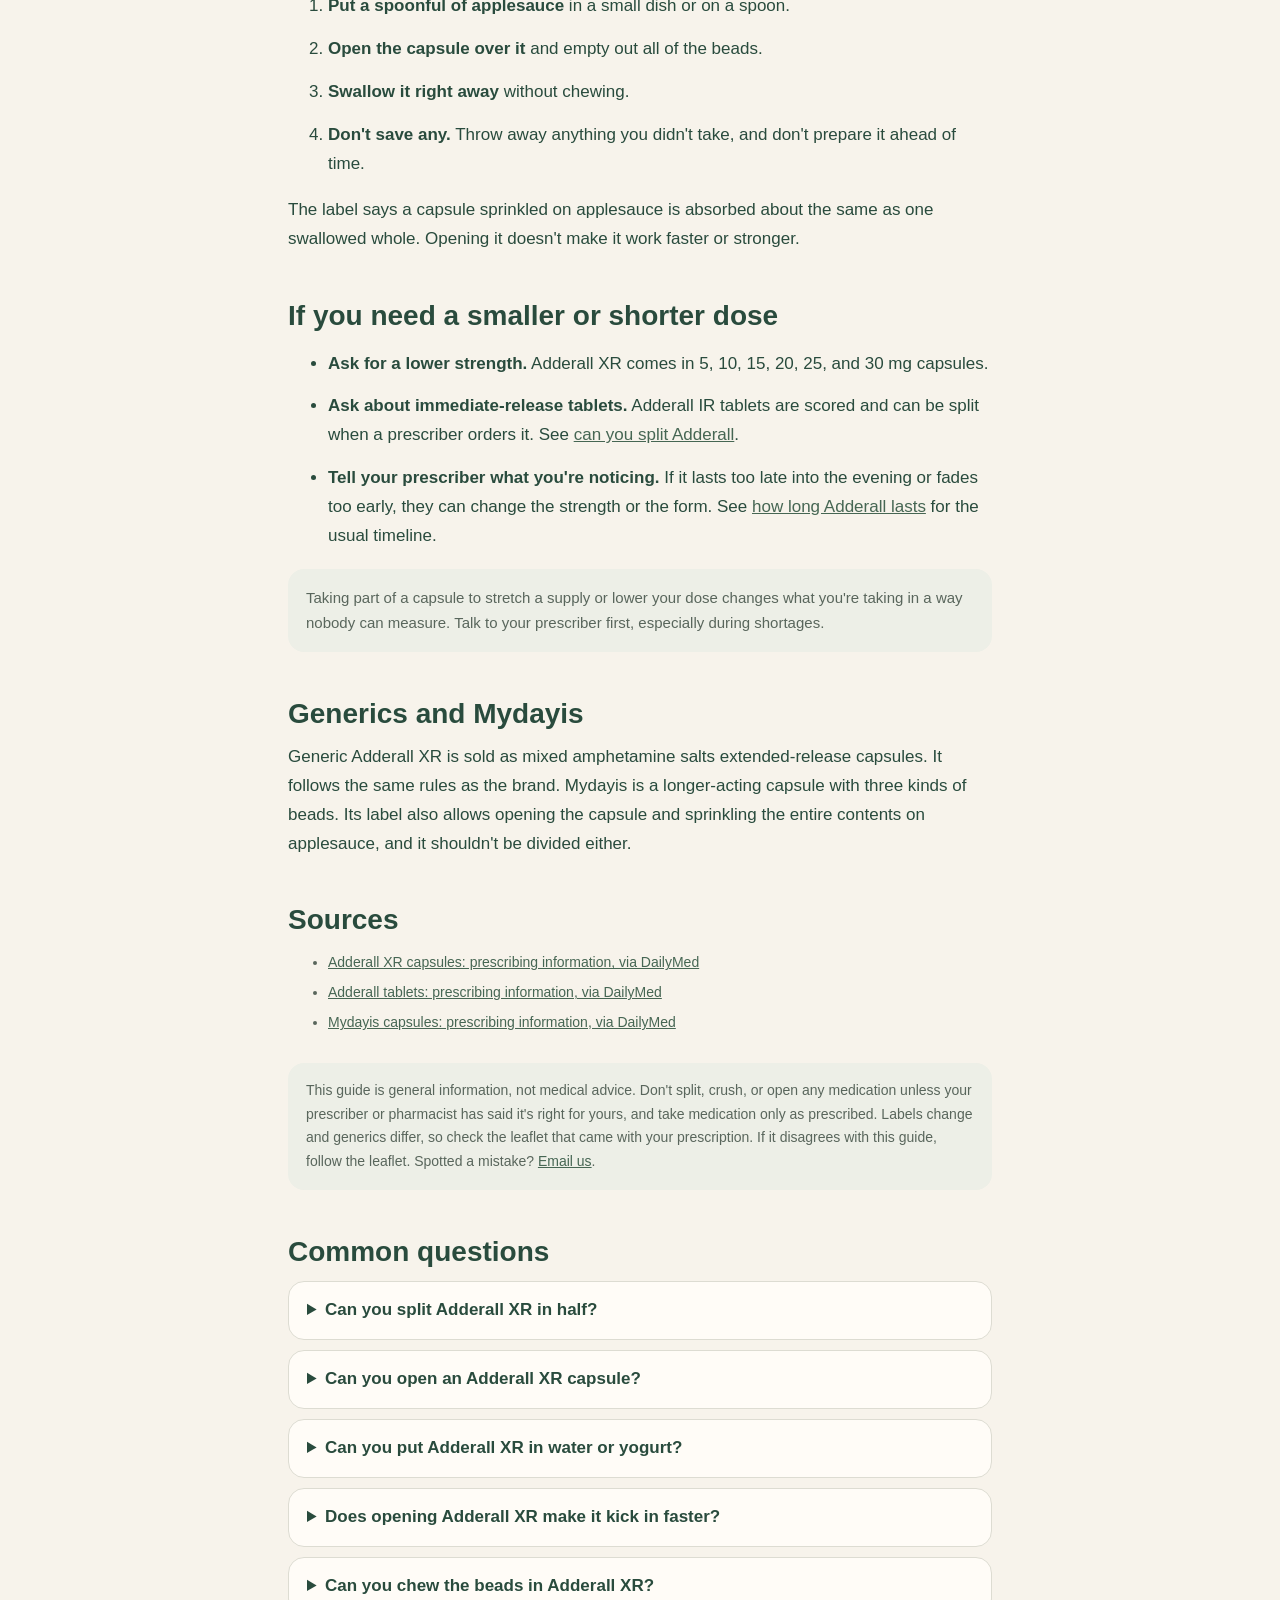
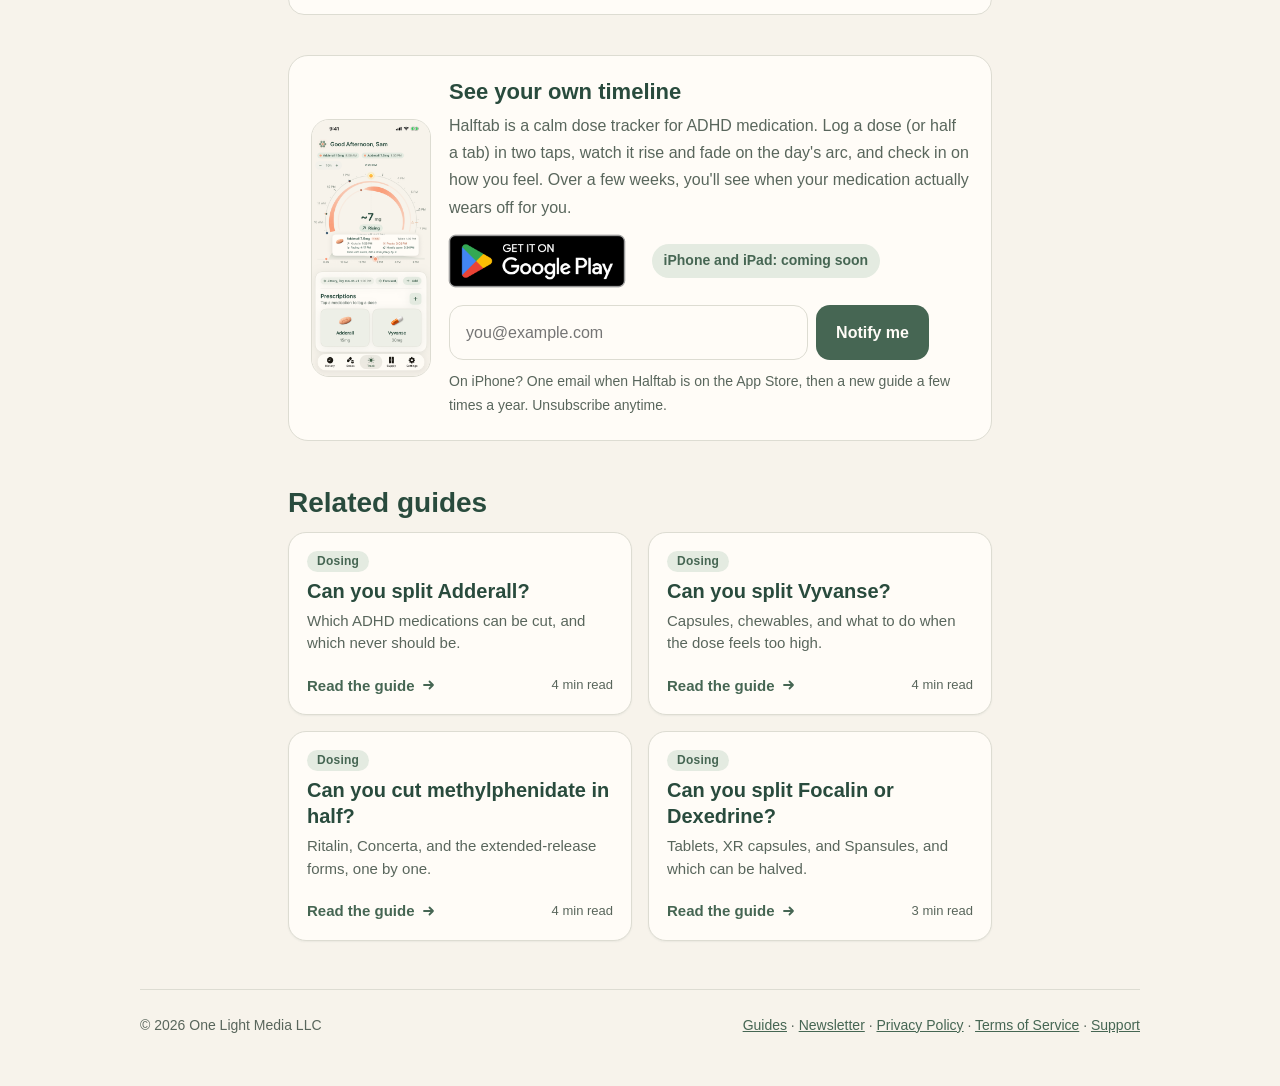
<file: guides/can-you-open-adderall-xr/index.html>
<!DOCTYPE html>
<html lang="en"><head><meta charset="utf-8"><meta name="viewport" content="width=device-width, initial-scale=1">
<title>Can You Open or Split Adderall XR Capsules? | Halftab</title>
<meta name="description" content="You can open an Adderall XR capsule and sprinkle all of the beads on applesauce. You can&#x27;t split a capsule in half or take part of one. What the label says and why the beads matter.">
<link rel="canonical" href="https://halftab.app/guides/can-you-open-adderall-xr/">
<meta property="og:type" content="article"><meta property="og:title" content="Can You Open or Split Adderall XR Capsules? | Halftab"><meta property="og:description" content="You can open an Adderall XR capsule and sprinkle all of the beads on applesauce. You can&#x27;t split a capsule in half or take part of one. What the label says and why the beads matter."><meta property="og:url" content="https://halftab.app/guides/can-you-open-adderall-xr/"><meta property="og:image" content="https://halftab.app/icon-1024.png">
<meta name="twitter:card" content="summary">
<link rel="icon" href="/favicon.png"><link rel="apple-touch-icon" href="/apple-touch-icon.png">
<link rel="stylesheet" href="/guides/guides.css">
<script type="application/ld+json">[{"@context": "https://schema.org", "@type": "Article", "headline": "Can you open or split Adderall XR?", "description": "You can open an Adderall XR capsule and sprinkle all of the beads on applesauce. You can't split a capsule in half or take part of one. What the label says and why the beads matter.", "datePublished": "2026-10-03", "dateModified": "2026-10-03", "author": {"@type": "Organization", "name": "Halftab", "url": "https://halftab.app"}, "publisher": {"@type": "Organization", "name": "One Light Media LLC", "logo": {"@type": "ImageObject", "url": "https://halftab.app/icon-512.png"}}, "mainEntityOfPage": "https://halftab.app/guides/can-you-open-adderall-xr/", "image": "https://halftab.app/icon-1024.png"}, {"@context": "https://schema.org", "@type": "FAQPage", "mainEntity": [{"@type": "Question", "name": "Can you split Adderall XR in half?", "acceptedAnswer": {"@type": "Answer", "text": "No. The Adderall XR label says the dose of a single capsule should not be divided. The capsule holds a mix of immediate and delayed beads, and there's no way to pour out an even half."}}, {"@type": "Question", "name": "Can you open an Adderall XR capsule?", "acceptedAnswer": {"@type": "Answer", "text": "Yes. You can open the capsule and sprinkle the entire contents on applesauce. Swallow it right away without chewing, and don't store it for later."}}, {"@type": "Question", "name": "Can you put Adderall XR in water or yogurt?", "acceptedAnswer": {"@type": "Answer", "text": "The label only describes sprinkling the beads on applesauce. Ask your pharmacist before using anything else."}}, {"@type": "Question", "name": "Does opening Adderall XR make it kick in faster?", "acceptedAnswer": {"@type": "Answer", "text": "No. The label says a capsule sprinkled on applesauce is absorbed about the same as one swallowed whole. Chewing or crushing the beads is different. It breaks the delayed-release coating and shouldn't be done."}}, {"@type": "Question", "name": "Can you chew the beads in Adderall XR?", "acceptedAnswer": {"@type": "Answer", "text": "No. Some of the beads are coated to release later in the day. Chewing or crushing them releases that part of the dose early."}}]}, {"@context": "https://schema.org", "@type": "BreadcrumbList", "itemListElement": [{"@type": "ListItem", "position": 1, "name": "Halftab", "item": "https://halftab.app/"}, {"@type": "ListItem", "position": 2, "name": "Guides", "item": "https://halftab.app/guides/"}, {"@type": "ListItem", "position": 3, "name": "Can you open or split Adderall XR?", "item": "https://halftab.app/guides/can-you-open-adderall-xr/"}]}]</script>
</head>
<body><div class="wrap">
<header>
  <a class="brand" href="/"><img src="/icon-512.png" alt=""><span>Halftab</span></a>
  <nav><a href="/guides/">Guides</a><a href="/#pricing">Pricing</a><a href="/privacy">Privacy</a><a href="mailto:onelightmediallc@gmail.com">Support</a></nav>
</header>
<article>
<div class="crumbs"><a href="/">Halftab</a> › <a href="/guides/">Guides</a></div>
<h1>Can you open or split Adderall XR?</h1>
<p class="lede">You can open an Adderall XR capsule and sprinkle everything inside on applesauce. You can't split one into smaller doses. Here's the difference, what the label says, and what to do if you need less.</p>
<p class="meta">By the Halftab team · Checked against FDA prescribing information · Updated October 3, 2026</p>

<div class="answer">
<h2>The short answer</h2>
<ul>
<li><strong>Opening is fine.</strong> You can open the capsule and sprinkle <em>all</em> of the beads on applesauce, then swallow it right away without chewing.</li>
<li><strong>Splitting is not.</strong> The label says the dose of a single capsule should not be divided. Don't take half the beads or save some for later.</li>
<li><strong>Never chew or crush the beads.</strong> Some of them are coated to release later, and breaking the coating releases that dose early.</li>
</ul>
</div>

<h2>What's inside the capsule</h2>
<p>An Adderall XR capsule holds two kinds of beads. One kind releases right away. The other has a coating that delays its release. The label says one capsule gives about the same levels as two doses of immediate-release Adderall taken four hours apart.</p>
<p>That's why you can't divide a capsule. If you pour out half the beads, you have no way of knowing how many of each kind you got. You might take mostly the early beads one day and mostly the late ones the next.</p>

<h2>What you can and can't do</h2>
<div class="table"><table>
<tr><th>What you want to do</th><th>OK?</th><th>What the label says</th></tr>
<tr><td>Swallow the capsule whole</td><td>Yes</td><td>The standard way to take it, with or without food.</td></tr>
<tr><td>Open it and sprinkle all of it on applesauce</td><td>Yes</td><td>Swallow the applesauce right away without chewing.</td></tr>
<tr><td>Take half the beads</td><td>No</td><td>The dose of a single capsule should not be divided.</td></tr>
<tr><td>Save part of a capsule for later</td><td>No</td><td>Sprinkled applesauce shouldn't be stored for future use.</td></tr>
<tr><td>Chew or crush the beads</td><td>No</td><td>It breaks the delayed-release coating.</td></tr>
<tr><td>Mix it into something other than applesauce</td><td>Ask first</td><td>The label names only applesauce. Check with your pharmacist.</td></tr>
</table></div>

<h2>How to sprinkle Adderall XR on applesauce</h2>
<ol>
<li><strong>Put a spoonful of applesauce</strong> in a small dish or on a spoon.</li>
<li><strong>Open the capsule over it</strong> and empty out all of the beads.</li>
<li><strong>Swallow it right away</strong> without chewing.</li>
<li><strong>Don't save any.</strong> Throw away anything you didn't take, and don't prepare it ahead of time.</li>
</ol>
<p>The label says a capsule sprinkled on applesauce is absorbed about the same as one swallowed whole. Opening it doesn't make it work faster or stronger.</p>

<h2>If you need a smaller or shorter dose</h2>
<ul>
<li><strong>Ask for a lower strength.</strong> Adderall XR comes in 5, 10, 15, 20, 25, and 30 mg capsules.</li>
<li><strong>Ask about immediate-release tablets.</strong> Adderall IR tablets are scored and can be split when a prescriber orders it. See <a href="/guides/can-you-split-adderall/">can you split Adderall</a>.</li>
<li><strong>Tell your prescriber what you're noticing.</strong> If it lasts too late into the evening or fades too early, they can change the strength or the form. See <a href="/guides/how-long-does-adderall-last/">how long Adderall lasts</a> for the usual timeline.</li>
</ul>
<div class="callout">Taking part of a capsule to stretch a supply or lower your dose changes what you're taking in a way nobody can measure. Talk to your prescriber first, especially during shortages.</div>

<h2>Generics and Mydayis</h2>
<p>Generic Adderall XR is sold as mixed amphetamine salts extended-release capsules. It follows the same rules as the brand. Mydayis is a longer-acting capsule with three kinds of beads. Its label also allows opening the capsule and sprinkling the entire contents on applesauce, and it shouldn't be divided either.</p>

<h2>Sources</h2>
<ul class="sources">
<li><a href="https://dailymed.nlm.nih.gov/dailymed/search.cfm?labeltype=all&amp;query=adderall+xr" rel="nofollow">Adderall XR capsules: prescribing information, via DailyMed</a></li>
<li><a href="https://dailymed.nlm.nih.gov/dailymed/search.cfm?labeltype=all&amp;query=adderall" rel="nofollow">Adderall tablets: prescribing information, via DailyMed</a></li>
<li><a href="https://dailymed.nlm.nih.gov/dailymed/search.cfm?labeltype=all&amp;query=mydayis" rel="nofollow">Mydayis capsules: prescribing information, via DailyMed</a></li>
</ul>
<div class="disclaimer">This guide is general information, not medical advice. Don't split, crush, or open any medication unless your prescriber or pharmacist has said it's right for yours, and take medication only as prescribed. Labels change and generics differ, so check the leaflet that came with your prescription. If it disagrees with this guide, follow the leaflet. Spotted a mistake? <a href="mailto:onelightmediallc@gmail.com">Email us</a>.</div>

<h2>Common questions</h2>
<details><summary>Can you split Adderall XR in half?</summary><p>No. The Adderall XR label says the dose of a single capsule should not be divided. The capsule holds a mix of immediate and delayed beads, and there's no way to pour out an even half.</p></details><details><summary>Can you open an Adderall XR capsule?</summary><p>Yes. You can open the capsule and sprinkle the entire contents on applesauce. Swallow it right away without chewing, and don't store it for later.</p></details><details><summary>Can you put Adderall XR in water or yogurt?</summary><p>The label only describes sprinkling the beads on applesauce. Ask your pharmacist before using anything else.</p></details><details><summary>Does opening Adderall XR make it kick in faster?</summary><p>No. The label says a capsule sprinkled on applesauce is absorbed about the same as one swallowed whole. Chewing or crushing the beads is different. It breaks the delayed-release coating and shouldn't be done.</p></details><details><summary>Can you chew the beads in Adderall XR?</summary><p>No. Some of the beads are coated to release later in the day. Chewing or crushing them releases that part of the dose early.</p></details>
<div class="app">
  <img src="/hero-arc.png" alt="Halftab showing a dose glowing along a sun arc with its estimated kick-in, peak, and fade times">
  <div><h2>See your own timeline</h2>
  <p>Halftab is a calm dose tracker for ADHD medication. Log a dose (or half a tab) in two taps, watch it rise and fade on the day's arc, and check in on how you feel. Over a few weeks, you'll see when your medication actually wears off for you.</p>
  <div class="get">
    <a class="play" href="https://play.google.com/store/apps/details?id=com.johnju.halftab" target="_blank" rel="noopener"><img src="/google-play-badge.png" alt="Get it on Google Play" width="201" height="78"></a>
    <span class="soon">iPhone and iPad: coming soon</span>
  </div>
  <form class="signup" action="https://app.kit.com/forms/9978326/subscriptions" method="post">
    <label for="email" class="sr-only">Email address</label>
    <input type="email" name="email_address" id="email" placeholder="you@example.com" autocomplete="email" required>
    <button type="submit">Notify me</button>
  </form>
  <p class="form-note">On iPhone? One email when Halftab is on the App Store, then a new guide a few times a year. Unsubscribe anytime.</p></div>
</div>
<h2>Related guides</h2>
<div class="related"><a class="guide-card" href="/guides/can-you-split-adderall/"><span class="tag">Dosing</span><strong>Can you split Adderall?</strong><span class="desc">Which ADHD medications can be cut, and which never should be.</span><span class="more">Read the guide <svg width="16" height="16" viewBox="0 0 16 16" aria-hidden="true"><path d="M3 8h9M8.5 4.5 12 8l-3.5 3.5" fill="none" stroke="currentColor" stroke-width="1.8" stroke-linecap="round" stroke-linejoin="round"/></svg><span class="time">4 min read</span></span></a><a class="guide-card" href="/guides/can-you-split-vyvanse/"><span class="tag">Dosing</span><strong>Can you split Vyvanse?</strong><span class="desc">Capsules, chewables, and what to do when the dose feels too high.</span><span class="more">Read the guide <svg width="16" height="16" viewBox="0 0 16 16" aria-hidden="true"><path d="M3 8h9M8.5 4.5 12 8l-3.5 3.5" fill="none" stroke="currentColor" stroke-width="1.8" stroke-linecap="round" stroke-linejoin="round"/></svg><span class="time">4 min read</span></span></a><a class="guide-card" href="/guides/can-you-cut-methylphenidate-in-half/"><span class="tag">Dosing</span><strong>Can you cut methylphenidate in half?</strong><span class="desc">Ritalin, Concerta, and the extended-release forms, one by one.</span><span class="more">Read the guide <svg width="16" height="16" viewBox="0 0 16 16" aria-hidden="true"><path d="M3 8h9M8.5 4.5 12 8l-3.5 3.5" fill="none" stroke="currentColor" stroke-width="1.8" stroke-linecap="round" stroke-linejoin="round"/></svg><span class="time">4 min read</span></span></a><a class="guide-card" href="/guides/can-you-split-focalin-or-dexedrine/"><span class="tag">Dosing</span><strong>Can you split Focalin or Dexedrine?</strong><span class="desc">Tablets, XR capsules, and Spansules, and which can be halved.</span><span class="more">Read the guide <svg width="16" height="16" viewBox="0 0 16 16" aria-hidden="true"><path d="M3 8h9M8.5 4.5 12 8l-3.5 3.5" fill="none" stroke="currentColor" stroke-width="1.8" stroke-linecap="round" stroke-linejoin="round"/></svg><span class="time">3 min read</span></span></a></div>
</article>
<footer><span>© 2026 One Light Media LLC</span><span><a href="/guides/">Guides</a> · <a href="/newsletter/">Newsletter</a> · <a href="/privacy">Privacy Policy</a> · <a href="/terms">Terms of Service</a> · <a href="mailto:onelightmediallc@gmail.com">Support</a></span></footer>
</div></body></html>
</file>
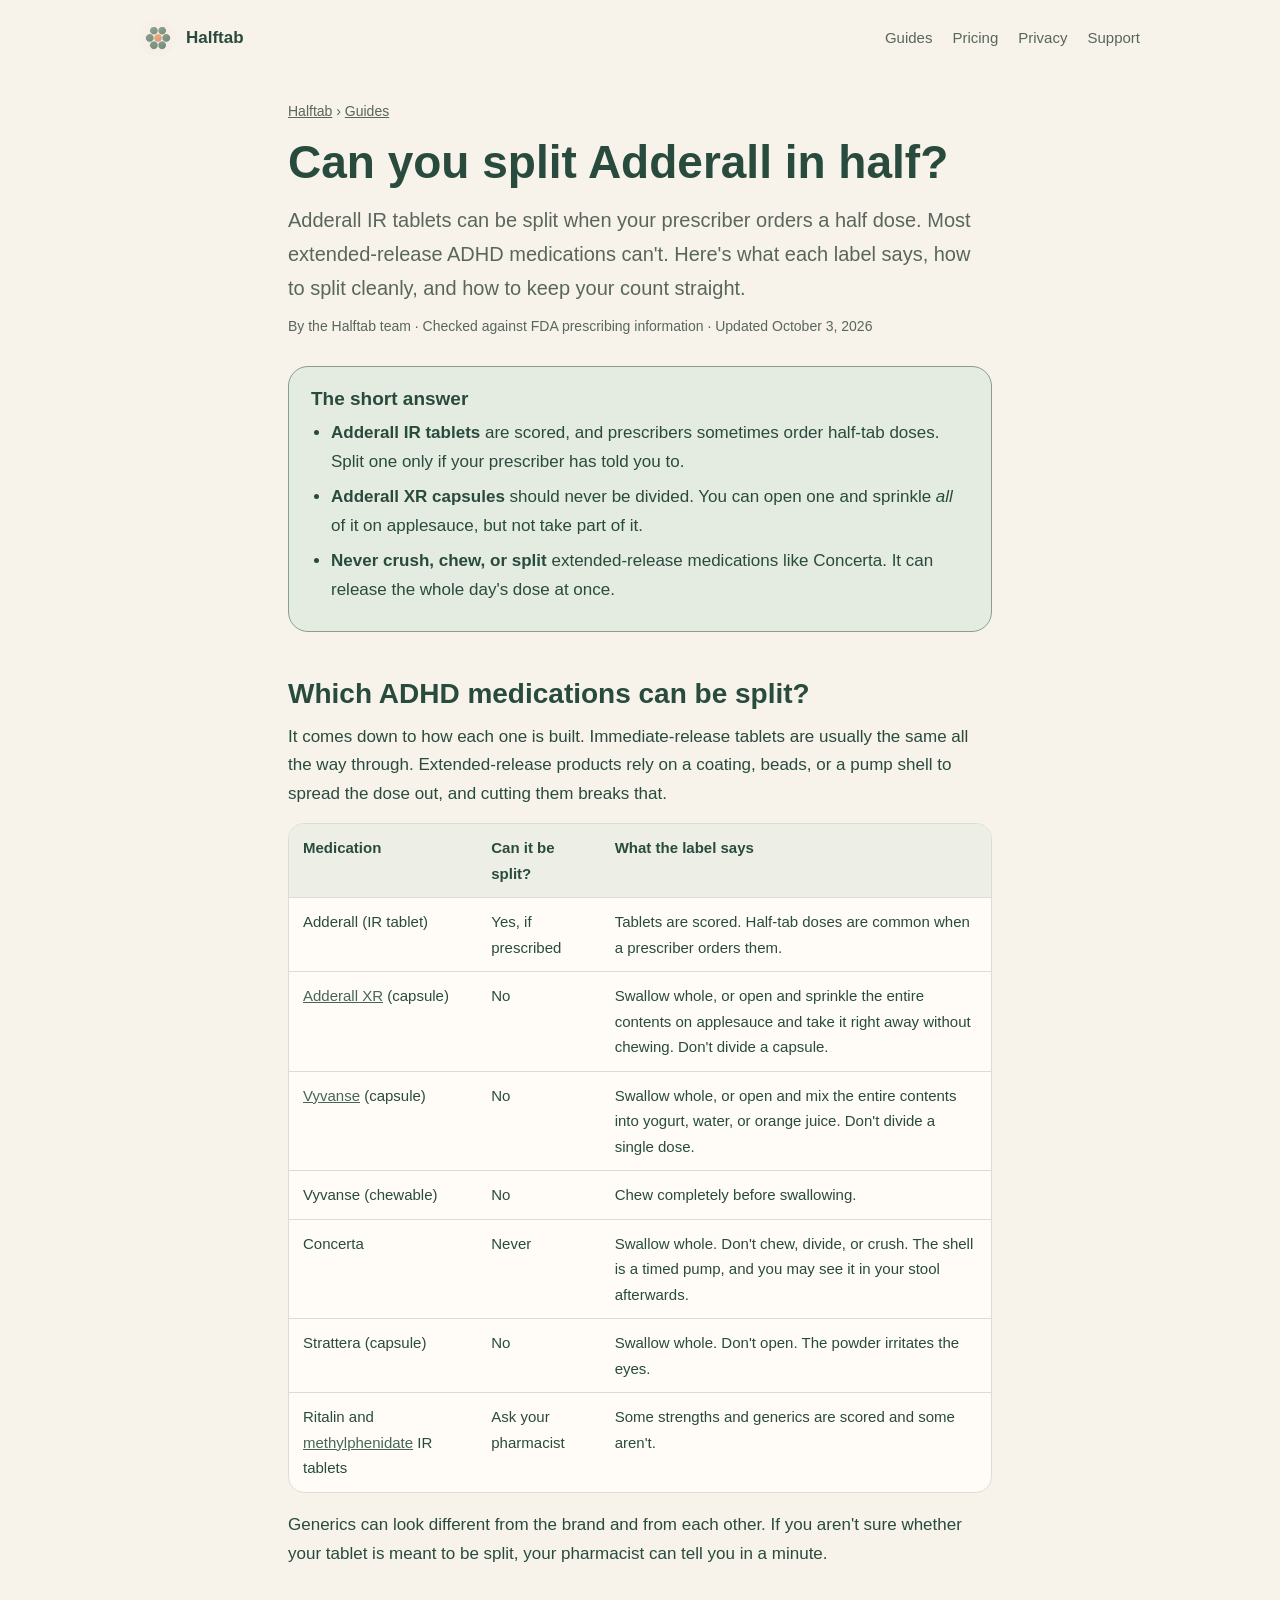
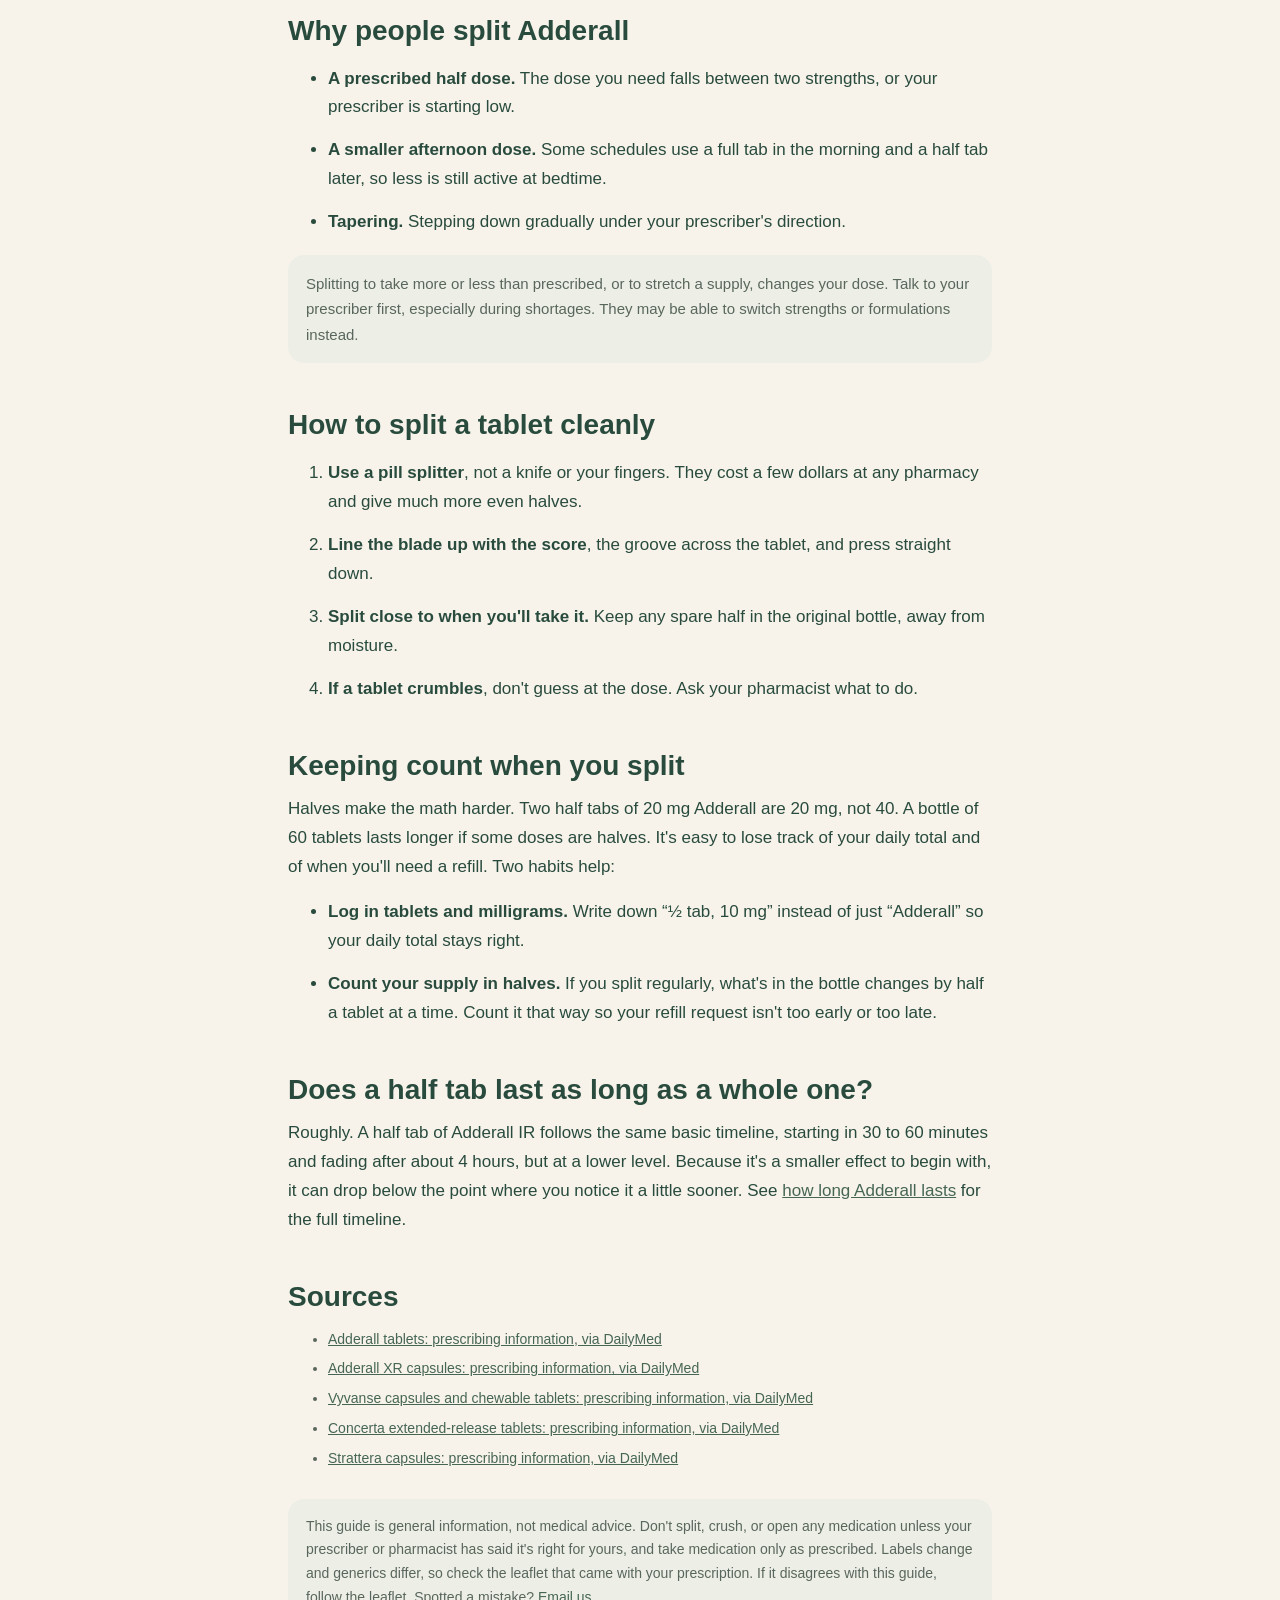
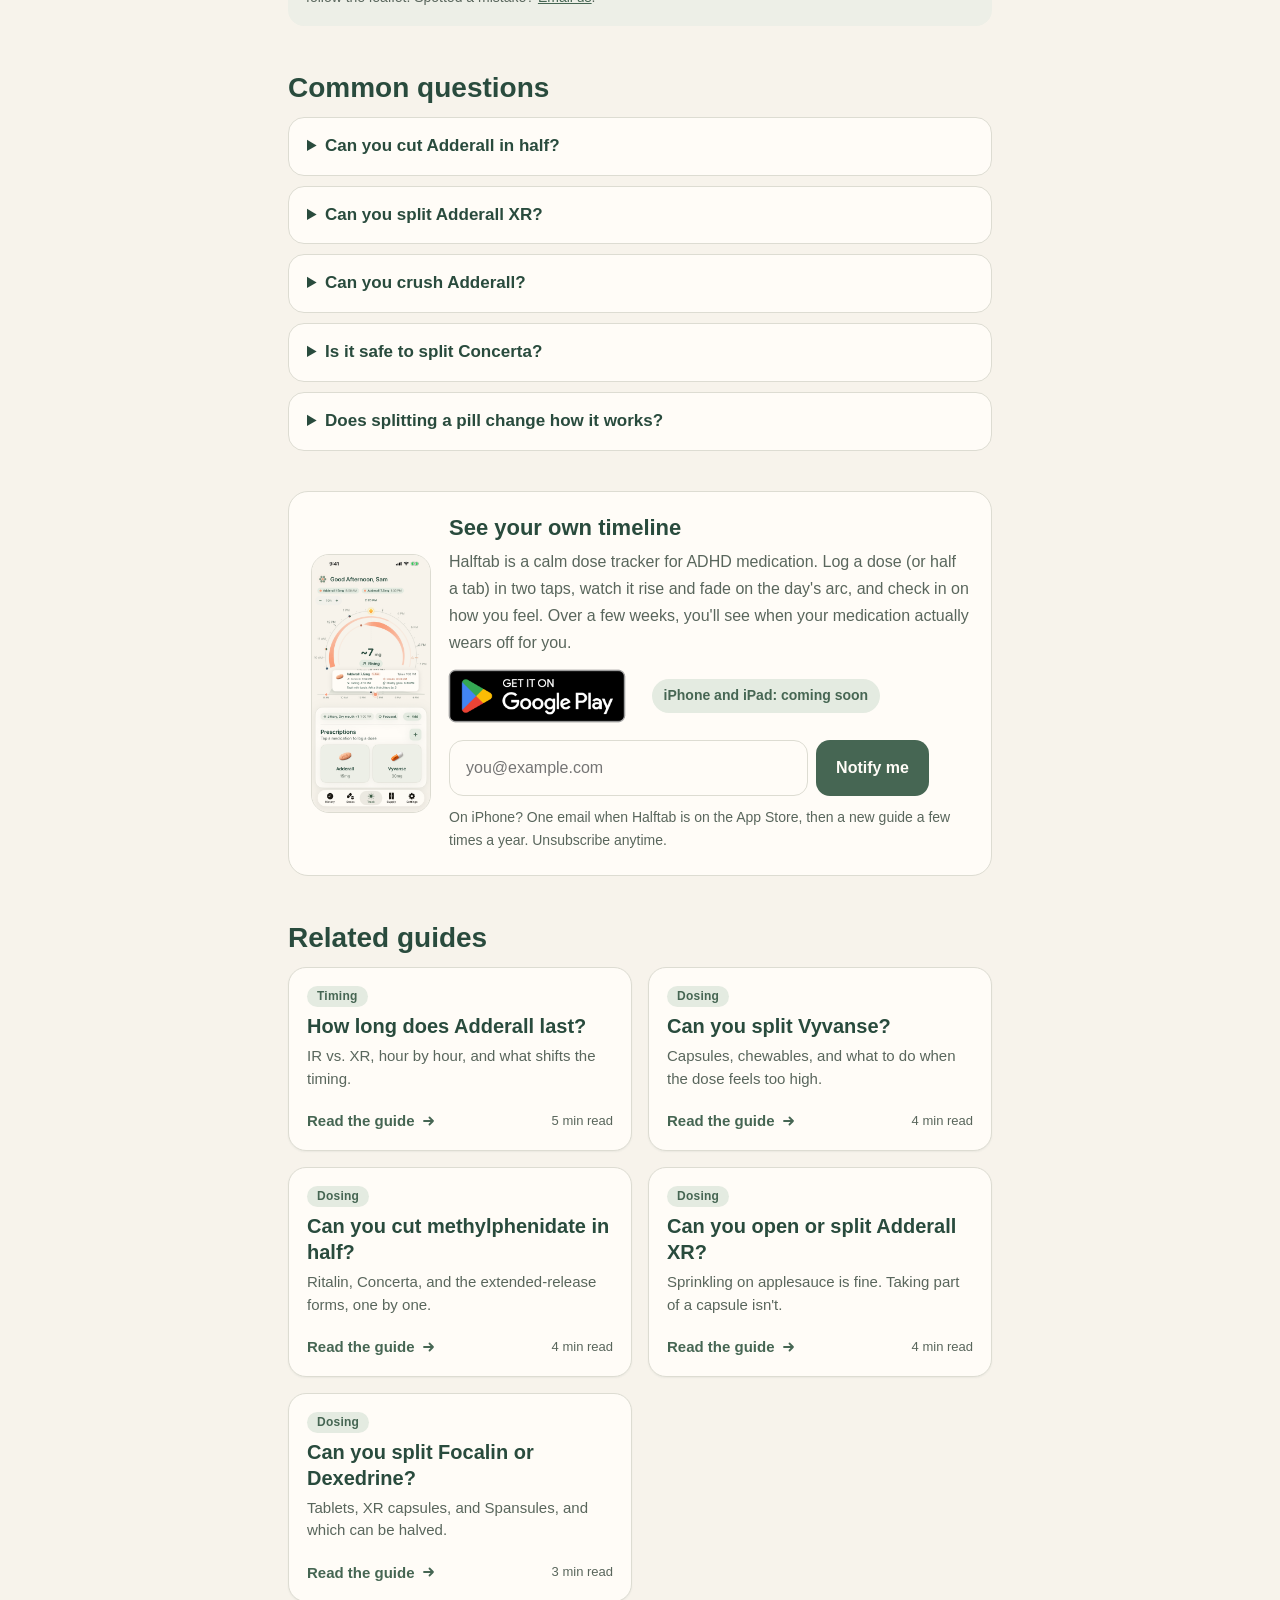
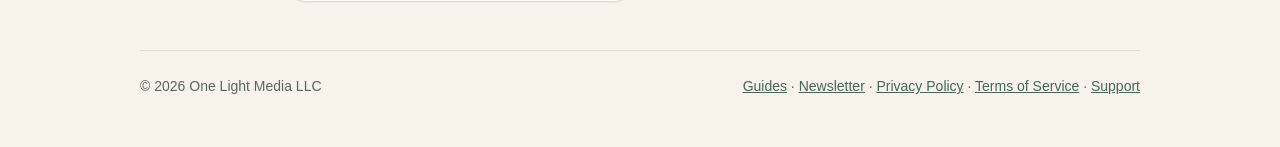
<file: guides/can-you-split-adderall/index.html>
<!DOCTYPE html>
<html lang="en"><head><meta charset="utf-8"><meta name="viewport" content="width=device-width, initial-scale=1">
<title>Can You Split or Cut Adderall in Half? IR vs. XR | Halftab</title>
<meta name="description" content="Adderall IR tablets are scored and can be cut in half when prescribed. Adderall XR, Vyvanse, and Concerta should not be split. What the labels say, how to split cleanly, and how to keep count.">
<link rel="canonical" href="https://halftab.app/guides/can-you-split-adderall/">
<meta property="og:type" content="article"><meta property="og:title" content="Can You Split or Cut Adderall in Half? IR vs. XR | Halftab"><meta property="og:description" content="Adderall IR tablets are scored and can be cut in half when prescribed. Adderall XR, Vyvanse, and Concerta should not be split. What the labels say, how to split cleanly, and how to keep count."><meta property="og:url" content="https://halftab.app/guides/can-you-split-adderall/"><meta property="og:image" content="https://halftab.app/icon-1024.png">
<meta name="twitter:card" content="summary">
<link rel="icon" href="/favicon.png"><link rel="apple-touch-icon" href="/apple-touch-icon.png">
<link rel="stylesheet" href="/guides/guides.css">
<script type="application/ld+json">[{"@context": "https://schema.org", "@type": "Article", "headline": "Can you split Adderall in half?", "description": "Adderall IR tablets are scored and can be cut in half when prescribed. Adderall XR, Vyvanse, and Concerta should not be split. What the labels say, how to split cleanly, and how to keep count.", "datePublished": "2026-09-25", "dateModified": "2026-10-03", "author": {"@type": "Organization", "name": "Halftab", "url": "https://halftab.app"}, "publisher": {"@type": "Organization", "name": "One Light Media LLC", "logo": {"@type": "ImageObject", "url": "https://halftab.app/icon-512.png"}}, "mainEntityOfPage": "https://halftab.app/guides/can-you-split-adderall/", "image": "https://halftab.app/icon-1024.png"}, {"@context": "https://schema.org", "@type": "FAQPage", "mainEntity": [{"@type": "Question", "name": "Can you cut Adderall in half?", "acceptedAnswer": {"@type": "Answer", "text": "Adderall IR tablets are scored and can be split in half when a prescriber orders a half-tab dose. Use a pill splitter and cut along the score. Adderall XR capsules should never be divided."}}, {"@type": "Question", "name": "Can you split Adderall XR?", "acceptedAnswer": {"@type": "Answer", "text": "No. Adderall XR capsules release half the dose right away and half about four hours later. You can open a capsule and sprinkle the entire contents on applesauce, but you shouldn't take part of a capsule or chew the beads."}}, {"@type": "Question", "name": "Can you crush Adderall?", "acceptedAnswer": {"@type": "Answer", "text": "Don't crush Adderall unless your prescriber or pharmacist tells you to. Crushing extended-release forms can release the whole dose at once, and the prescribing information warns about misuse."}}, {"@type": "Question", "name": "Is it safe to split Concerta?", "acceptedAnswer": {"@type": "Answer", "text": "No. Concerta must be swallowed whole. It uses a timed-release shell that doesn't work if it's cut, chewed, or crushed."}}, {"@type": "Question", "name": "Does splitting a pill change how it works?", "acceptedAnswer": {"@type": "Answer", "text": "For a scored immediate-release tablet like Adderall IR, a half tab works the same way at a lower dose. For extended-release products, splitting can break the release system and change how the dose is delivered, which is why most of them must be swallowed whole."}}]}, {"@context": "https://schema.org", "@type": "BreadcrumbList", "itemListElement": [{"@type": "ListItem", "position": 1, "name": "Halftab", "item": "https://halftab.app/"}, {"@type": "ListItem", "position": 2, "name": "Guides", "item": "https://halftab.app/guides/"}, {"@type": "ListItem", "position": 3, "name": "Can you split Adderall?", "item": "https://halftab.app/guides/can-you-split-adderall/"}]}]</script>
</head>
<body><div class="wrap">
<header>
  <a class="brand" href="/"><img src="/icon-512.png" alt=""><span>Halftab</span></a>
  <nav><a href="/guides/">Guides</a><a href="/#pricing">Pricing</a><a href="/privacy">Privacy</a><a href="mailto:onelightmediallc@gmail.com">Support</a></nav>
</header>
<article>
<div class="crumbs"><a href="/">Halftab</a> › <a href="/guides/">Guides</a></div>
<h1>Can you split Adderall in half?</h1>
<p class="lede">Adderall IR tablets can be split when your prescriber orders a half dose. Most extended-release ADHD medications can't. Here's what each label says, how to split cleanly, and how to keep your count straight.</p>
<p class="meta">By the Halftab team · Checked against FDA prescribing information · Updated October 3, 2026</p>

<div class="answer">
<h2>The short answer</h2>
<ul>
<li><strong>Adderall IR tablets</strong> are scored, and prescribers sometimes order half-tab doses. Split one only if your prescriber has told you to.</li>
<li><strong>Adderall XR capsules</strong> should never be divided. You can open one and sprinkle <em>all</em> of it on applesauce, but not take part of it.</li>
<li><strong>Never crush, chew, or split</strong> extended-release medications like Concerta. It can release the whole day's dose at once.</li>
</ul>
</div>

<h2>Which ADHD medications can be split?</h2>
<p>It comes down to how each one is built. Immediate-release tablets are usually the same all the way through. Extended-release products rely on a coating, beads, or a pump shell to spread the dose out, and cutting them breaks that.</p>
<div class="table"><table>
<tr><th>Medication</th><th>Can it be split?</th><th>What the label says</th></tr>
<tr><td>Adderall (IR tablet)</td><td>Yes, if prescribed</td><td>Tablets are scored. Half-tab doses are common when a prescriber orders them.</td></tr>
<tr><td><a href="/guides/can-you-open-adderall-xr/">Adderall XR</a> (capsule)</td><td>No</td><td>Swallow whole, or open and sprinkle the entire contents on applesauce and take it right away without chewing. Don't divide a capsule.</td></tr>
<tr><td><a href="/guides/can-you-split-vyvanse/">Vyvanse</a> (capsule)</td><td>No</td><td>Swallow whole, or open and mix the entire contents into yogurt, water, or orange juice. Don't divide a single dose.</td></tr>
<tr><td>Vyvanse (chewable)</td><td>No</td><td>Chew completely before swallowing.</td></tr>
<tr><td>Concerta</td><td>Never</td><td>Swallow whole. Don't chew, divide, or crush. The shell is a timed pump, and you may see it in your stool afterwards.</td></tr>
<tr><td>Strattera (capsule)</td><td>No</td><td>Swallow whole. Don't open. The powder irritates the eyes.</td></tr>
<tr><td>Ritalin and <a href="/guides/can-you-cut-methylphenidate-in-half/">methylphenidate</a> IR tablets</td><td>Ask your pharmacist</td><td>Some strengths and generics are scored and some aren't.</td></tr>
</table></div>
<p>Generics can look different from the brand and from each other. If you aren't sure whether your tablet is meant to be split, your pharmacist can tell you in a minute.</p>

<h2>Why people split Adderall</h2>
<ul>
<li><strong>A prescribed half dose.</strong> The dose you need falls between two strengths, or your prescriber is starting low.</li>
<li><strong>A smaller afternoon dose.</strong> Some schedules use a full tab in the morning and a half tab later, so less is still active at bedtime.</li>
<li><strong>Tapering.</strong> Stepping down gradually under your prescriber's direction.</li>
</ul>
<div class="callout">Splitting to take more or less than prescribed, or to stretch a supply, changes your dose. Talk to your prescriber first, especially during shortages. They may be able to switch strengths or formulations instead.</div>

<h2>How to split a tablet cleanly</h2>
<ol>
<li><strong>Use a pill splitter</strong>, not a knife or your fingers. They cost a few dollars at any pharmacy and give much more even halves.</li>
<li><strong>Line the blade up with the score</strong>, the groove across the tablet, and press straight down.</li>
<li><strong>Split close to when you'll take it.</strong> Keep any spare half in the original bottle, away from moisture.</li>
<li><strong>If a tablet crumbles</strong>, don't guess at the dose. Ask your pharmacist what to do.</li>
</ol>

<h2>Keeping count when you split</h2>
<p>Halves make the math harder. Two half tabs of 20 mg Adderall are 20 mg, not 40. A bottle of 60 tablets lasts longer if some doses are halves. It's easy to lose track of your daily total and of when you'll need a refill. Two habits help:</p>
<ul>
<li><strong>Log in tablets and milligrams.</strong> Write down “½ tab, 10 mg” instead of just “Adderall” so your daily total stays right.</li>
<li><strong>Count your supply in halves.</strong> If you split regularly, what's in the bottle changes by half a tablet at a time. Count it that way so your refill request isn't too early or too late.</li>
</ul>

<h2>Does a half tab last as long as a whole one?</h2>
<p>Roughly. A half tab of Adderall IR follows the same basic timeline, starting in 30 to 60 minutes and fading after about 4 hours, but at a lower level. Because it's a smaller effect to begin with, it can drop below the point where you notice it a little sooner. See <a href="/guides/how-long-does-adderall-last/">how long Adderall lasts</a> for the full timeline.</p>

<h2>Sources</h2>
<ul class="sources">
<li><a href="https://dailymed.nlm.nih.gov/dailymed/search.cfm?labeltype=all&query=adderall" rel="nofollow">Adderall tablets: prescribing information, via DailyMed</a></li>
<li><a href="https://dailymed.nlm.nih.gov/dailymed/search.cfm?labeltype=all&query=adderall+xr" rel="nofollow">Adderall XR capsules: prescribing information, via DailyMed</a></li>
<li><a href="https://dailymed.nlm.nih.gov/dailymed/search.cfm?labeltype=all&query=vyvanse" rel="nofollow">Vyvanse capsules and chewable tablets: prescribing information, via DailyMed</a></li>
<li><a href="https://dailymed.nlm.nih.gov/dailymed/search.cfm?labeltype=all&query=concerta" rel="nofollow">Concerta extended-release tablets: prescribing information, via DailyMed</a></li>
<li><a href="https://dailymed.nlm.nih.gov/dailymed/search.cfm?labeltype=all&query=strattera" rel="nofollow">Strattera capsules: prescribing information, via DailyMed</a></li>
</ul>
<div class="disclaimer">This guide is general information, not medical advice. Don't split, crush, or open any medication unless your prescriber or pharmacist has said it's right for yours, and take medication only as prescribed. Labels change and generics differ, so check the leaflet that came with your prescription. If it disagrees with this guide, follow the leaflet. Spotted a mistake? <a href="mailto:onelightmediallc@gmail.com">Email us</a>.</div>

<h2>Common questions</h2>
<details><summary>Can you cut Adderall in half?</summary><p>Adderall IR tablets are scored and can be split in half when a prescriber orders a half-tab dose. Use a pill splitter and cut along the score. Adderall XR capsules should never be divided.</p></details><details><summary>Can you split Adderall XR?</summary><p>No. Adderall XR capsules release half the dose right away and half about four hours later. You can open a capsule and sprinkle the entire contents on applesauce, but you shouldn't take part of a capsule or chew the beads.</p></details><details><summary>Can you crush Adderall?</summary><p>Don't crush Adderall unless your prescriber or pharmacist tells you to. Crushing extended-release forms can release the whole dose at once, and the prescribing information warns about misuse.</p></details><details><summary>Is it safe to split Concerta?</summary><p>No. Concerta must be swallowed whole. It uses a timed-release shell that doesn't work if it's cut, chewed, or crushed.</p></details><details><summary>Does splitting a pill change how it works?</summary><p>For a scored immediate-release tablet like Adderall IR, a half tab works the same way at a lower dose. For extended-release products, splitting can break the release system and change how the dose is delivered, which is why most of them must be swallowed whole.</p></details>
<div class="app">
  <img src="/hero-arc.png" alt="Halftab showing a dose glowing along a sun arc with its estimated kick-in, peak, and fade times">
  <div><h2>See your own timeline</h2>
  <p>Halftab is a calm dose tracker for ADHD medication. Log a dose (or half a tab) in two taps, watch it rise and fade on the day's arc, and check in on how you feel. Over a few weeks, you'll see when your medication actually wears off for you.</p>
  <div class="get">
    <a class="play" href="https://play.google.com/store/apps/details?id=com.johnju.halftab" target="_blank" rel="noopener"><img src="/google-play-badge.png" alt="Get it on Google Play" width="201" height="78"></a>
    <span class="soon">iPhone and iPad: coming soon</span>
  </div>
  <form class="signup" action="https://app.kit.com/forms/9978326/subscriptions" method="post">
    <label for="email" class="sr-only">Email address</label>
    <input type="email" name="email_address" id="email" placeholder="you@example.com" autocomplete="email" required>
    <button type="submit">Notify me</button>
  </form>
  <p class="form-note">On iPhone? One email when Halftab is on the App Store, then a new guide a few times a year. Unsubscribe anytime.</p></div>
</div>
<h2>Related guides</h2>
<div class="related"><a class="guide-card" href="/guides/how-long-does-adderall-last/"><span class="tag">Timing</span><strong>How long does Adderall last?</strong><span class="desc">IR vs. XR, hour by hour, and what shifts the timing.</span><span class="more">Read the guide <svg width="16" height="16" viewBox="0 0 16 16" aria-hidden="true"><path d="M3 8h9M8.5 4.5 12 8l-3.5 3.5" fill="none" stroke="currentColor" stroke-width="1.8" stroke-linecap="round" stroke-linejoin="round"/></svg><span class="time">5 min read</span></span></a><a class="guide-card" href="/guides/can-you-split-vyvanse/"><span class="tag">Dosing</span><strong>Can you split Vyvanse?</strong><span class="desc">Capsules, chewables, and what to do when the dose feels too high.</span><span class="more">Read the guide <svg width="16" height="16" viewBox="0 0 16 16" aria-hidden="true"><path d="M3 8h9M8.5 4.5 12 8l-3.5 3.5" fill="none" stroke="currentColor" stroke-width="1.8" stroke-linecap="round" stroke-linejoin="round"/></svg><span class="time">4 min read</span></span></a><a class="guide-card" href="/guides/can-you-cut-methylphenidate-in-half/"><span class="tag">Dosing</span><strong>Can you cut methylphenidate in half?</strong><span class="desc">Ritalin, Concerta, and the extended-release forms, one by one.</span><span class="more">Read the guide <svg width="16" height="16" viewBox="0 0 16 16" aria-hidden="true"><path d="M3 8h9M8.5 4.5 12 8l-3.5 3.5" fill="none" stroke="currentColor" stroke-width="1.8" stroke-linecap="round" stroke-linejoin="round"/></svg><span class="time">4 min read</span></span></a><a class="guide-card" href="/guides/can-you-open-adderall-xr/"><span class="tag">Dosing</span><strong>Can you open or split Adderall XR?</strong><span class="desc">Sprinkling on applesauce is fine. Taking part of a capsule isn't.</span><span class="more">Read the guide <svg width="16" height="16" viewBox="0 0 16 16" aria-hidden="true"><path d="M3 8h9M8.5 4.5 12 8l-3.5 3.5" fill="none" stroke="currentColor" stroke-width="1.8" stroke-linecap="round" stroke-linejoin="round"/></svg><span class="time">4 min read</span></span></a><a class="guide-card" href="/guides/can-you-split-focalin-or-dexedrine/"><span class="tag">Dosing</span><strong>Can you split Focalin or Dexedrine?</strong><span class="desc">Tablets, XR capsules, and Spansules, and which can be halved.</span><span class="more">Read the guide <svg width="16" height="16" viewBox="0 0 16 16" aria-hidden="true"><path d="M3 8h9M8.5 4.5 12 8l-3.5 3.5" fill="none" stroke="currentColor" stroke-width="1.8" stroke-linecap="round" stroke-linejoin="round"/></svg><span class="time">3 min read</span></span></a></div>
</article>
<footer><span>© 2026 One Light Media LLC</span><span><a href="/guides/">Guides</a> · <a href="/newsletter/">Newsletter</a> · <a href="/privacy">Privacy Policy</a> · <a href="/terms">Terms of Service</a> · <a href="mailto:onelightmediallc@gmail.com">Support</a></span></footer>
</div></body></html>
</file>
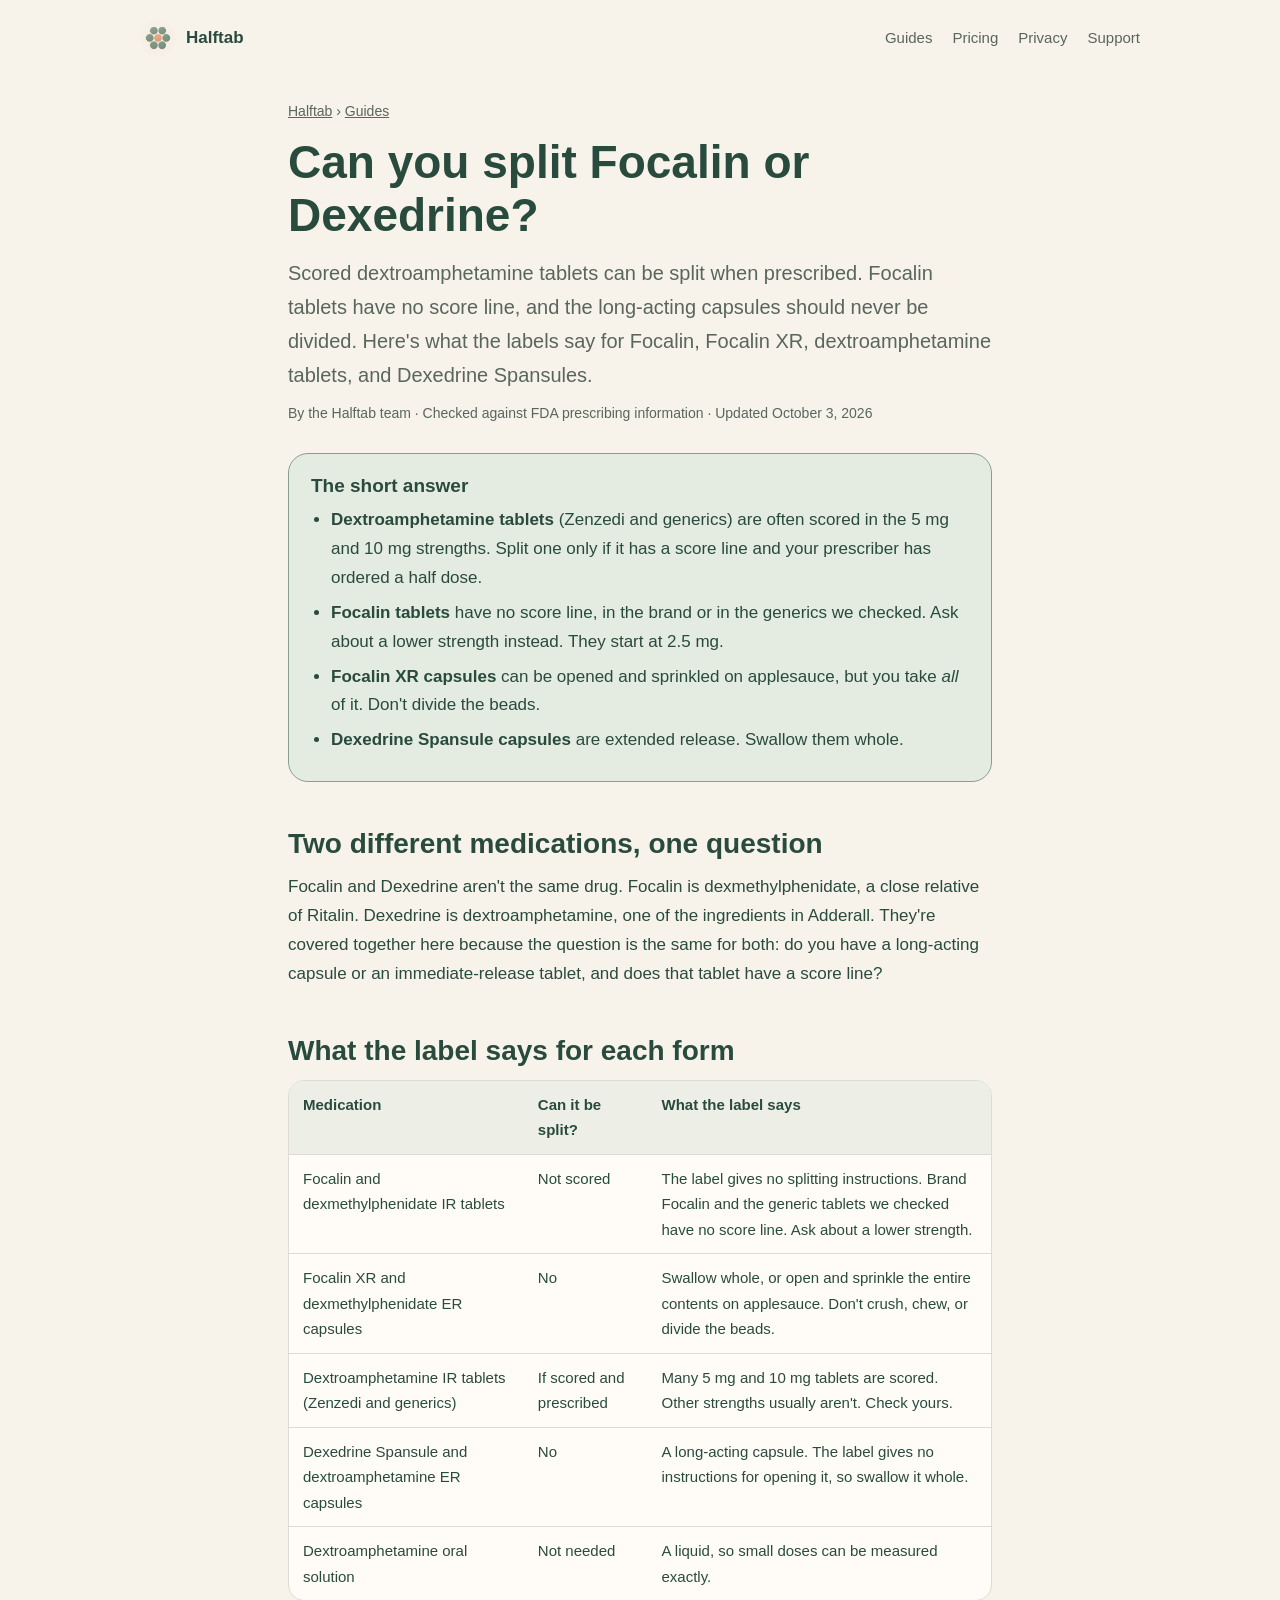
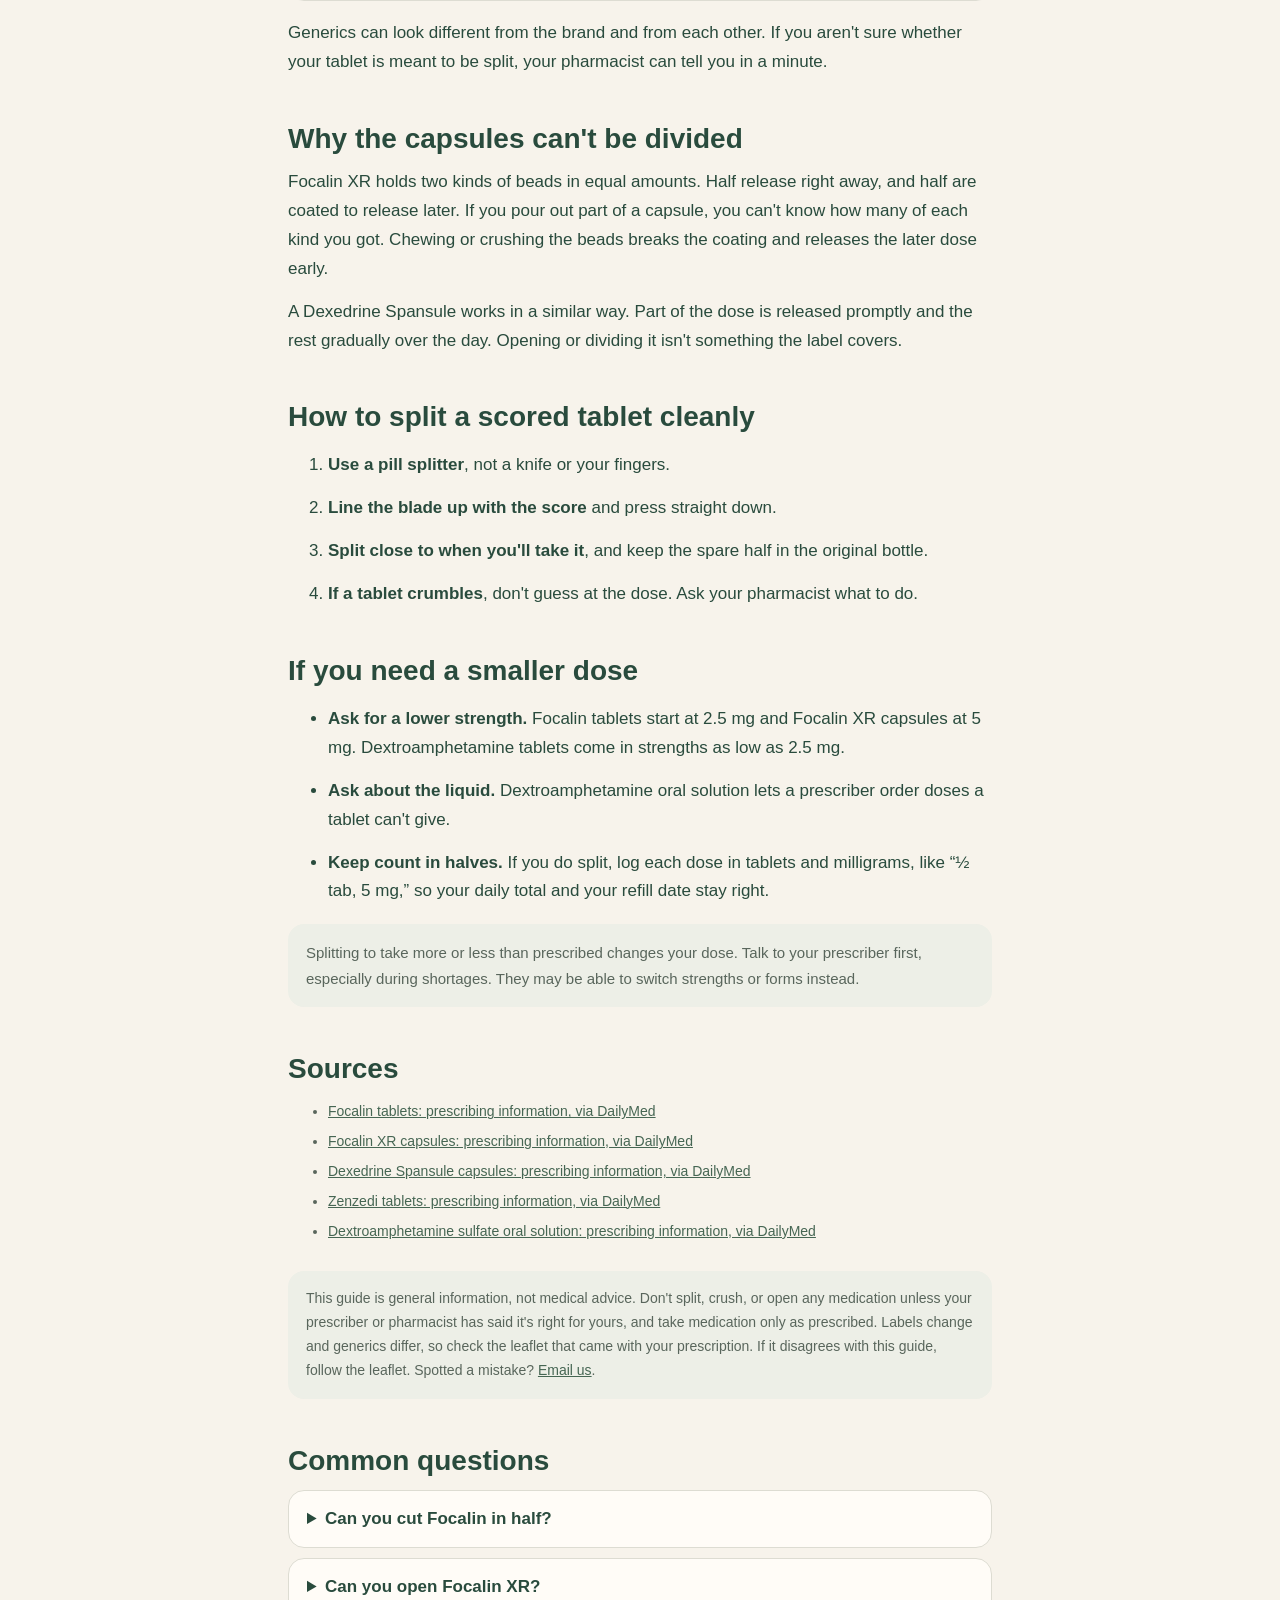
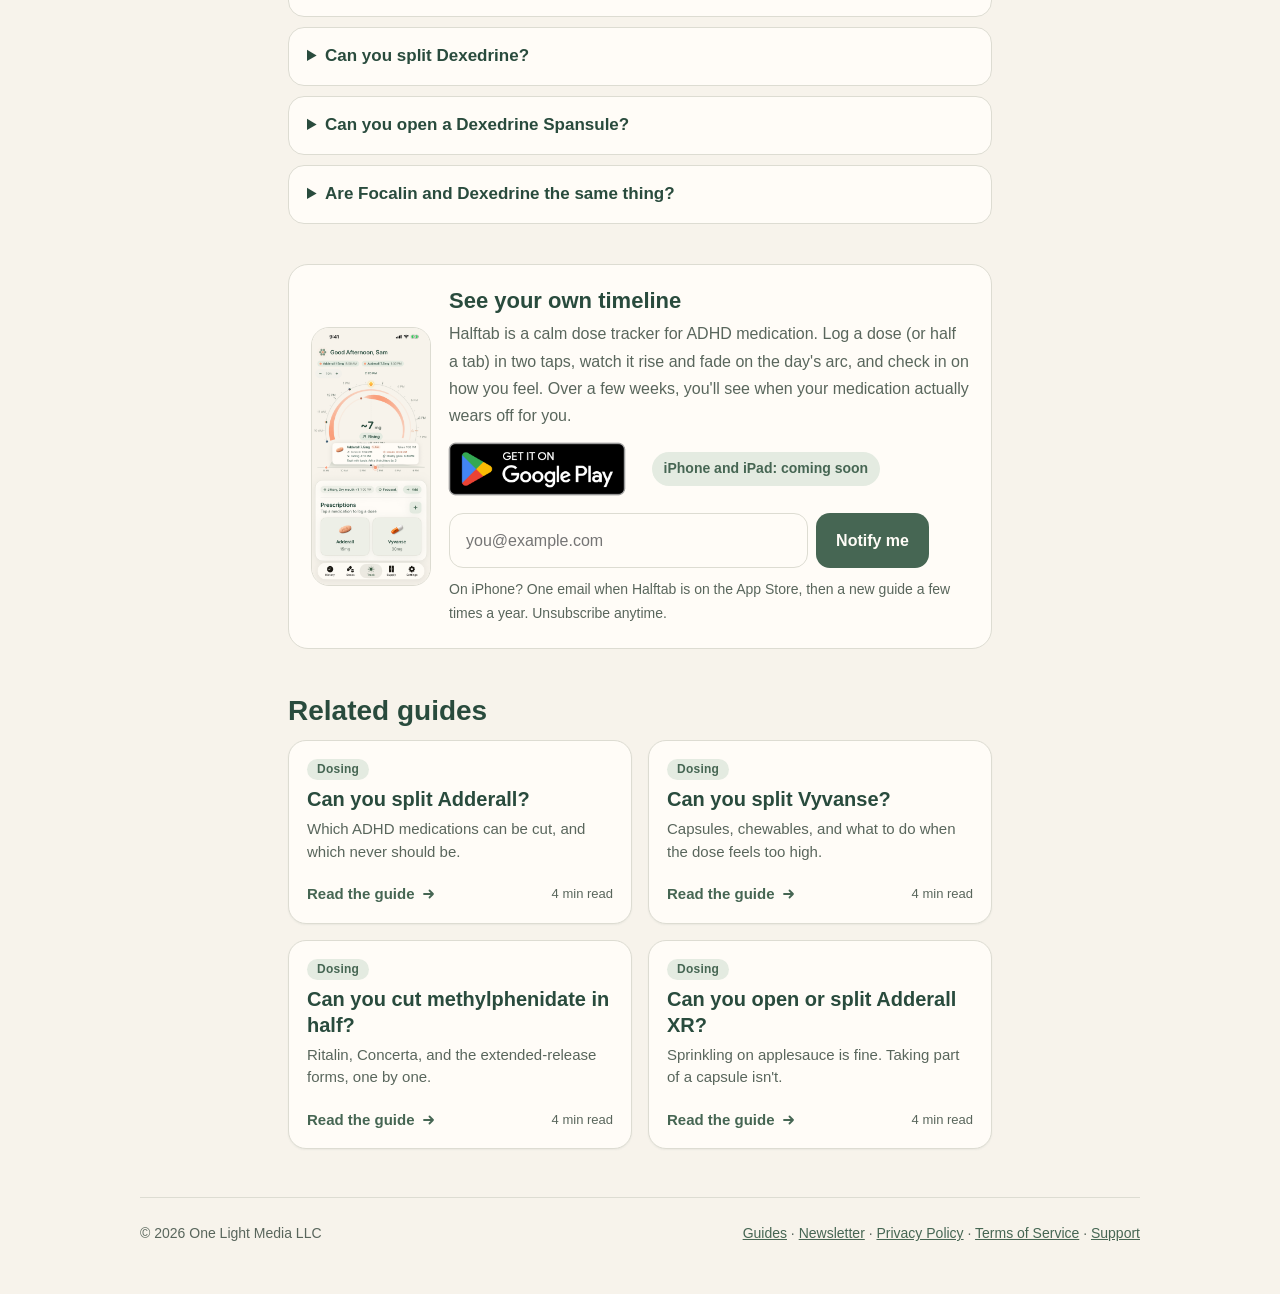
<file: guides/can-you-split-focalin-or-dexedrine/index.html>
<!DOCTYPE html>
<html lang="en"><head><meta charset="utf-8"><meta name="viewport" content="width=device-width, initial-scale=1">
<title>Can You Split Focalin or Dexedrine? Tablets vs. Capsules | Halftab</title>
<meta name="description" content="Focalin tablets have no score line. Many dextroamphetamine tablets do, and can be split when prescribed. Focalin XR and Dexedrine Spansule capsules shouldn&#x27;t be divided. What each label says.">
<link rel="canonical" href="https://halftab.app/guides/can-you-split-focalin-or-dexedrine/">
<meta property="og:type" content="article"><meta property="og:title" content="Can You Split Focalin or Dexedrine? Tablets vs. Capsules | Halftab"><meta property="og:description" content="Focalin tablets have no score line. Many dextroamphetamine tablets do, and can be split when prescribed. Focalin XR and Dexedrine Spansule capsules shouldn&#x27;t be divided. What each label says."><meta property="og:url" content="https://halftab.app/guides/can-you-split-focalin-or-dexedrine/"><meta property="og:image" content="https://halftab.app/icon-1024.png">
<meta name="twitter:card" content="summary">
<link rel="icon" href="/favicon.png"><link rel="apple-touch-icon" href="/apple-touch-icon.png">
<link rel="stylesheet" href="/guides/guides.css">
<script type="application/ld+json">[{"@context": "https://schema.org", "@type": "Article", "headline": "Can you split Focalin or Dexedrine?", "description": "Focalin tablets have no score line. Many dextroamphetamine tablets do, and can be split when prescribed. Focalin XR and Dexedrine Spansule capsules shouldn't be divided. What each label says.", "datePublished": "2026-10-03", "dateModified": "2026-10-03", "author": {"@type": "Organization", "name": "Halftab", "url": "https://halftab.app"}, "publisher": {"@type": "Organization", "name": "One Light Media LLC", "logo": {"@type": "ImageObject", "url": "https://halftab.app/icon-512.png"}}, "mainEntityOfPage": "https://halftab.app/guides/can-you-split-focalin-or-dexedrine/", "image": "https://halftab.app/icon-1024.png"}, {"@context": "https://schema.org", "@type": "FAQPage", "mainEntity": [{"@type": "Question", "name": "Can you cut Focalin in half?", "acceptedAnswer": {"@type": "Answer", "text": "Focalin tablets have no score line, and the label gives no instructions for splitting them. If you need a smaller dose, ask your prescriber about a lower strength. Tablets start at 2.5 mg. Focalin XR capsules should not be divided."}}, {"@type": "Question", "name": "Can you open Focalin XR?", "acceptedAnswer": {"@type": "Answer", "text": "Yes. You can open a Focalin XR capsule and sprinkle the entire contents on applesauce. Swallow it without chewing. Don't crush, chew, or divide the beads."}}, {"@type": "Question", "name": "Can you split Dexedrine?", "acceptedAnswer": {"@type": "Answer", "text": "Immediate-release dextroamphetamine tablets can be split if they are scored and a prescriber orders a half dose. Dexedrine Spansule capsules are extended release and should be swallowed whole."}}, {"@type": "Question", "name": "Can you open a Dexedrine Spansule?", "acceptedAnswer": {"@type": "Answer", "text": "The Dexedrine Spansule label gives no instructions for opening the capsule. Swallow it whole, and ask your pharmacist if you have trouble swallowing capsules."}}, {"@type": "Question", "name": "Are Focalin and Dexedrine the same thing?", "acceptedAnswer": {"@type": "Answer", "text": "No. Focalin is dexmethylphenidate, related to Ritalin. Dexedrine is dextroamphetamine, related to Adderall. They are different medications."}}]}, {"@context": "https://schema.org", "@type": "BreadcrumbList", "itemListElement": [{"@type": "ListItem", "position": 1, "name": "Halftab", "item": "https://halftab.app/"}, {"@type": "ListItem", "position": 2, "name": "Guides", "item": "https://halftab.app/guides/"}, {"@type": "ListItem", "position": 3, "name": "Can you split Focalin or Dexedrine?", "item": "https://halftab.app/guides/can-you-split-focalin-or-dexedrine/"}]}]</script>
</head>
<body><div class="wrap">
<header>
  <a class="brand" href="/"><img src="/icon-512.png" alt=""><span>Halftab</span></a>
  <nav><a href="/guides/">Guides</a><a href="/#pricing">Pricing</a><a href="/privacy">Privacy</a><a href="mailto:onelightmediallc@gmail.com">Support</a></nav>
</header>
<article>
<div class="crumbs"><a href="/">Halftab</a> › <a href="/guides/">Guides</a></div>
<h1>Can you split Focalin or Dexedrine?</h1>
<p class="lede">Scored dextroamphetamine tablets can be split when prescribed. Focalin tablets have no score line, and the long-acting capsules should never be divided. Here's what the labels say for Focalin, Focalin XR, dextroamphetamine tablets, and Dexedrine Spansules.</p>
<p class="meta">By the Halftab team · Checked against FDA prescribing information · Updated October 3, 2026</p>

<div class="answer">
<h2>The short answer</h2>
<ul>
<li><strong>Dextroamphetamine tablets</strong> (Zenzedi and generics) are often scored in the 5 mg and 10 mg strengths. Split one only if it has a score line and your prescriber has ordered a half dose.</li>
<li><strong>Focalin tablets</strong> have no score line, in the brand or in the generics we checked. Ask about a lower strength instead. They start at 2.5 mg.</li>
<li><strong>Focalin XR capsules</strong> can be opened and sprinkled on applesauce, but you take <em>all</em> of it. Don't divide the beads.</li>
<li><strong>Dexedrine Spansule capsules</strong> are extended release. Swallow them whole.</li>
</ul>
</div>

<h2>Two different medications, one question</h2>
<p>Focalin and Dexedrine aren't the same drug. Focalin is dexmethylphenidate, a close relative of Ritalin. Dexedrine is dextroamphetamine, one of the ingredients in Adderall. They're covered together here because the question is the same for both: do you have a long-acting capsule or an immediate-release tablet, and does that tablet have a score line?</p>

<h2>What the label says for each form</h2>
<div class="table"><table>
<tr><th>Medication</th><th>Can it be split?</th><th>What the label says</th></tr>
<tr><td>Focalin and dexmethylphenidate IR tablets</td><td>Not scored</td><td>The label gives no splitting instructions. Brand Focalin and the generic tablets we checked have no score line. Ask about a lower strength.</td></tr>
<tr><td>Focalin XR and dexmethylphenidate ER capsules</td><td>No</td><td>Swallow whole, or open and sprinkle the entire contents on applesauce. Don't crush, chew, or divide the beads.</td></tr>
<tr><td>Dextroamphetamine IR tablets (Zenzedi and generics)</td><td>If scored and prescribed</td><td>Many 5 mg and 10 mg tablets are scored. Other strengths usually aren't. Check yours.</td></tr>
<tr><td>Dexedrine Spansule and dextroamphetamine ER capsules</td><td>No</td><td>A long-acting capsule. The label gives no instructions for opening it, so swallow it whole.</td></tr>
<tr><td>Dextroamphetamine oral solution</td><td>Not needed</td><td>A liquid, so small doses can be measured exactly.</td></tr>
</table></div>
<p>Generics can look different from the brand and from each other. If you aren't sure whether your tablet is meant to be split, your pharmacist can tell you in a minute.</p>

<h2>Why the capsules can't be divided</h2>
<p>Focalin XR holds two kinds of beads in equal amounts. Half release right away, and half are coated to release later. If you pour out part of a capsule, you can't know how many of each kind you got. Chewing or crushing the beads breaks the coating and releases the later dose early.</p>
<p>A Dexedrine Spansule works in a similar way. Part of the dose is released promptly and the rest gradually over the day. Opening or dividing it isn't something the label covers.</p>

<h2>How to split a scored tablet cleanly</h2>
<ol>
<li><strong>Use a pill splitter</strong>, not a knife or your fingers.</li>
<li><strong>Line the blade up with the score</strong> and press straight down.</li>
<li><strong>Split close to when you'll take it</strong>, and keep the spare half in the original bottle.</li>
<li><strong>If a tablet crumbles</strong>, don't guess at the dose. Ask your pharmacist what to do.</li>
</ol>

<h2>If you need a smaller dose</h2>
<ul>
<li><strong>Ask for a lower strength.</strong> Focalin tablets start at 2.5 mg and Focalin XR capsules at 5 mg. Dextroamphetamine tablets come in strengths as low as 2.5 mg.</li>
<li><strong>Ask about the liquid.</strong> Dextroamphetamine oral solution lets a prescriber order doses a tablet can't give.</li>
<li><strong>Keep count in halves.</strong> If you do split, log each dose in tablets and milligrams, like “½ tab, 5 mg,” so your daily total and your refill date stay right.</li>
</ul>
<div class="callout">Splitting to take more or less than prescribed changes your dose. Talk to your prescriber first, especially during shortages. They may be able to switch strengths or forms instead.</div>

<h2>Sources</h2>
<ul class="sources">
<li><a href="https://dailymed.nlm.nih.gov/dailymed/search.cfm?labeltype=all&amp;query=focalin" rel="nofollow">Focalin tablets: prescribing information, via DailyMed</a></li>
<li><a href="https://dailymed.nlm.nih.gov/dailymed/search.cfm?labeltype=all&amp;query=focalin+xr" rel="nofollow">Focalin XR capsules: prescribing information, via DailyMed</a></li>
<li><a href="https://dailymed.nlm.nih.gov/dailymed/search.cfm?labeltype=all&amp;query=dexedrine" rel="nofollow">Dexedrine Spansule capsules: prescribing information, via DailyMed</a></li>
<li><a href="https://dailymed.nlm.nih.gov/dailymed/search.cfm?labeltype=all&amp;query=zenzedi" rel="nofollow">Zenzedi tablets: prescribing information, via DailyMed</a></li>
<li><a href="https://dailymed.nlm.nih.gov/dailymed/search.cfm?labeltype=all&amp;query=dextroamphetamine+oral+solution" rel="nofollow">Dextroamphetamine sulfate oral solution: prescribing information, via DailyMed</a></li>
</ul>
<div class="disclaimer">This guide is general information, not medical advice. Don't split, crush, or open any medication unless your prescriber or pharmacist has said it's right for yours, and take medication only as prescribed. Labels change and generics differ, so check the leaflet that came with your prescription. If it disagrees with this guide, follow the leaflet. Spotted a mistake? <a href="mailto:onelightmediallc@gmail.com">Email us</a>.</div>

<h2>Common questions</h2>
<details><summary>Can you cut Focalin in half?</summary><p>Focalin tablets have no score line, and the label gives no instructions for splitting them. If you need a smaller dose, ask your prescriber about a lower strength. Tablets start at 2.5 mg. Focalin XR capsules should not be divided.</p></details><details><summary>Can you open Focalin XR?</summary><p>Yes. You can open a Focalin XR capsule and sprinkle the entire contents on applesauce. Swallow it without chewing. Don't crush, chew, or divide the beads.</p></details><details><summary>Can you split Dexedrine?</summary><p>Immediate-release dextroamphetamine tablets can be split if they are scored and a prescriber orders a half dose. Dexedrine Spansule capsules are extended release and should be swallowed whole.</p></details><details><summary>Can you open a Dexedrine Spansule?</summary><p>The Dexedrine Spansule label gives no instructions for opening the capsule. Swallow it whole, and ask your pharmacist if you have trouble swallowing capsules.</p></details><details><summary>Are Focalin and Dexedrine the same thing?</summary><p>No. Focalin is dexmethylphenidate, related to Ritalin. Dexedrine is dextroamphetamine, related to Adderall. They are different medications.</p></details>
<div class="app">
  <img src="/hero-arc.png" alt="Halftab showing a dose glowing along a sun arc with its estimated kick-in, peak, and fade times">
  <div><h2>See your own timeline</h2>
  <p>Halftab is a calm dose tracker for ADHD medication. Log a dose (or half a tab) in two taps, watch it rise and fade on the day's arc, and check in on how you feel. Over a few weeks, you'll see when your medication actually wears off for you.</p>
  <div class="get">
    <a class="play" href="https://play.google.com/store/apps/details?id=com.johnju.halftab" target="_blank" rel="noopener"><img src="/google-play-badge.png" alt="Get it on Google Play" width="201" height="78"></a>
    <span class="soon">iPhone and iPad: coming soon</span>
  </div>
  <form class="signup" action="https://app.kit.com/forms/9978326/subscriptions" method="post">
    <label for="email" class="sr-only">Email address</label>
    <input type="email" name="email_address" id="email" placeholder="you@example.com" autocomplete="email" required>
    <button type="submit">Notify me</button>
  </form>
  <p class="form-note">On iPhone? One email when Halftab is on the App Store, then a new guide a few times a year. Unsubscribe anytime.</p></div>
</div>
<h2>Related guides</h2>
<div class="related"><a class="guide-card" href="/guides/can-you-split-adderall/"><span class="tag">Dosing</span><strong>Can you split Adderall?</strong><span class="desc">Which ADHD medications can be cut, and which never should be.</span><span class="more">Read the guide <svg width="16" height="16" viewBox="0 0 16 16" aria-hidden="true"><path d="M3 8h9M8.5 4.5 12 8l-3.5 3.5" fill="none" stroke="currentColor" stroke-width="1.8" stroke-linecap="round" stroke-linejoin="round"/></svg><span class="time">4 min read</span></span></a><a class="guide-card" href="/guides/can-you-split-vyvanse/"><span class="tag">Dosing</span><strong>Can you split Vyvanse?</strong><span class="desc">Capsules, chewables, and what to do when the dose feels too high.</span><span class="more">Read the guide <svg width="16" height="16" viewBox="0 0 16 16" aria-hidden="true"><path d="M3 8h9M8.5 4.5 12 8l-3.5 3.5" fill="none" stroke="currentColor" stroke-width="1.8" stroke-linecap="round" stroke-linejoin="round"/></svg><span class="time">4 min read</span></span></a><a class="guide-card" href="/guides/can-you-cut-methylphenidate-in-half/"><span class="tag">Dosing</span><strong>Can you cut methylphenidate in half?</strong><span class="desc">Ritalin, Concerta, and the extended-release forms, one by one.</span><span class="more">Read the guide <svg width="16" height="16" viewBox="0 0 16 16" aria-hidden="true"><path d="M3 8h9M8.5 4.5 12 8l-3.5 3.5" fill="none" stroke="currentColor" stroke-width="1.8" stroke-linecap="round" stroke-linejoin="round"/></svg><span class="time">4 min read</span></span></a><a class="guide-card" href="/guides/can-you-open-adderall-xr/"><span class="tag">Dosing</span><strong>Can you open or split Adderall XR?</strong><span class="desc">Sprinkling on applesauce is fine. Taking part of a capsule isn't.</span><span class="more">Read the guide <svg width="16" height="16" viewBox="0 0 16 16" aria-hidden="true"><path d="M3 8h9M8.5 4.5 12 8l-3.5 3.5" fill="none" stroke="currentColor" stroke-width="1.8" stroke-linecap="round" stroke-linejoin="round"/></svg><span class="time">4 min read</span></span></a></div>
</article>
<footer><span>© 2026 One Light Media LLC</span><span><a href="/guides/">Guides</a> · <a href="/newsletter/">Newsletter</a> · <a href="/privacy">Privacy Policy</a> · <a href="/terms">Terms of Service</a> · <a href="mailto:onelightmediallc@gmail.com">Support</a></span></footer>
</div></body></html>
</file>
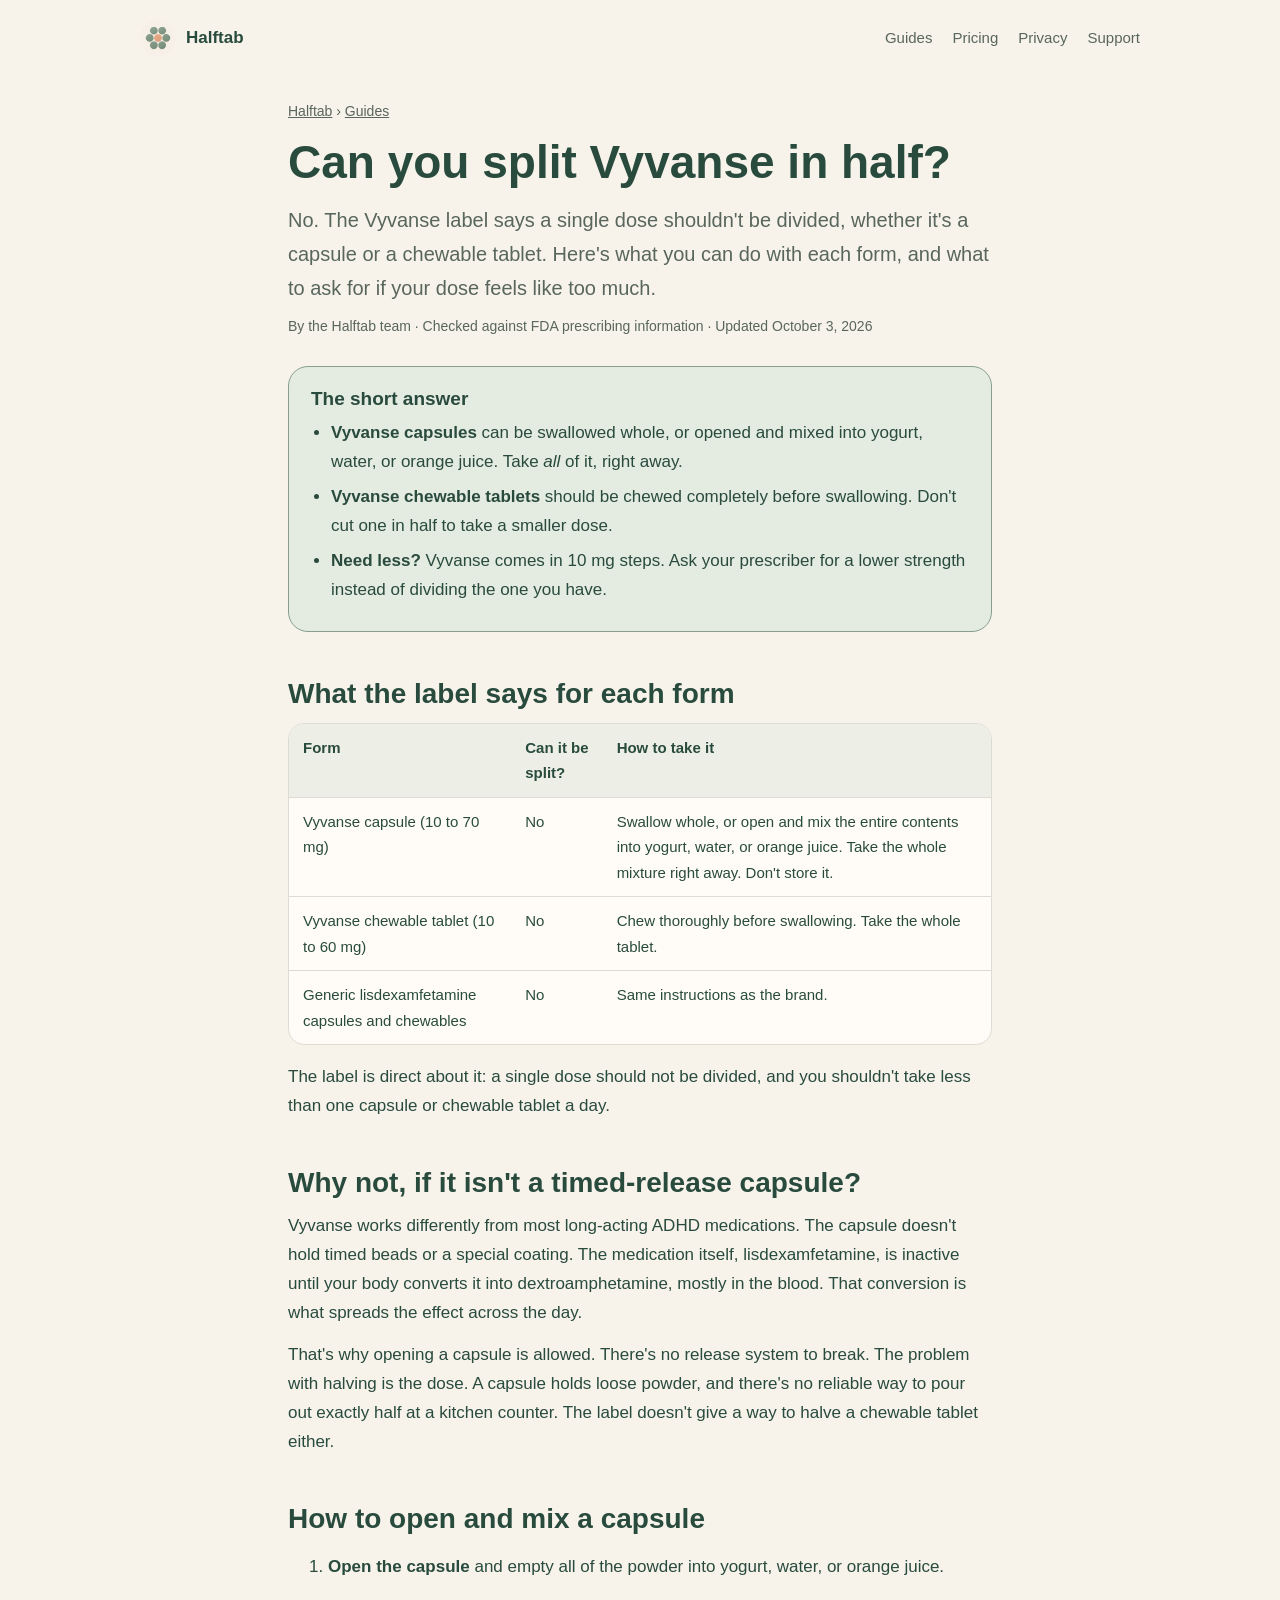
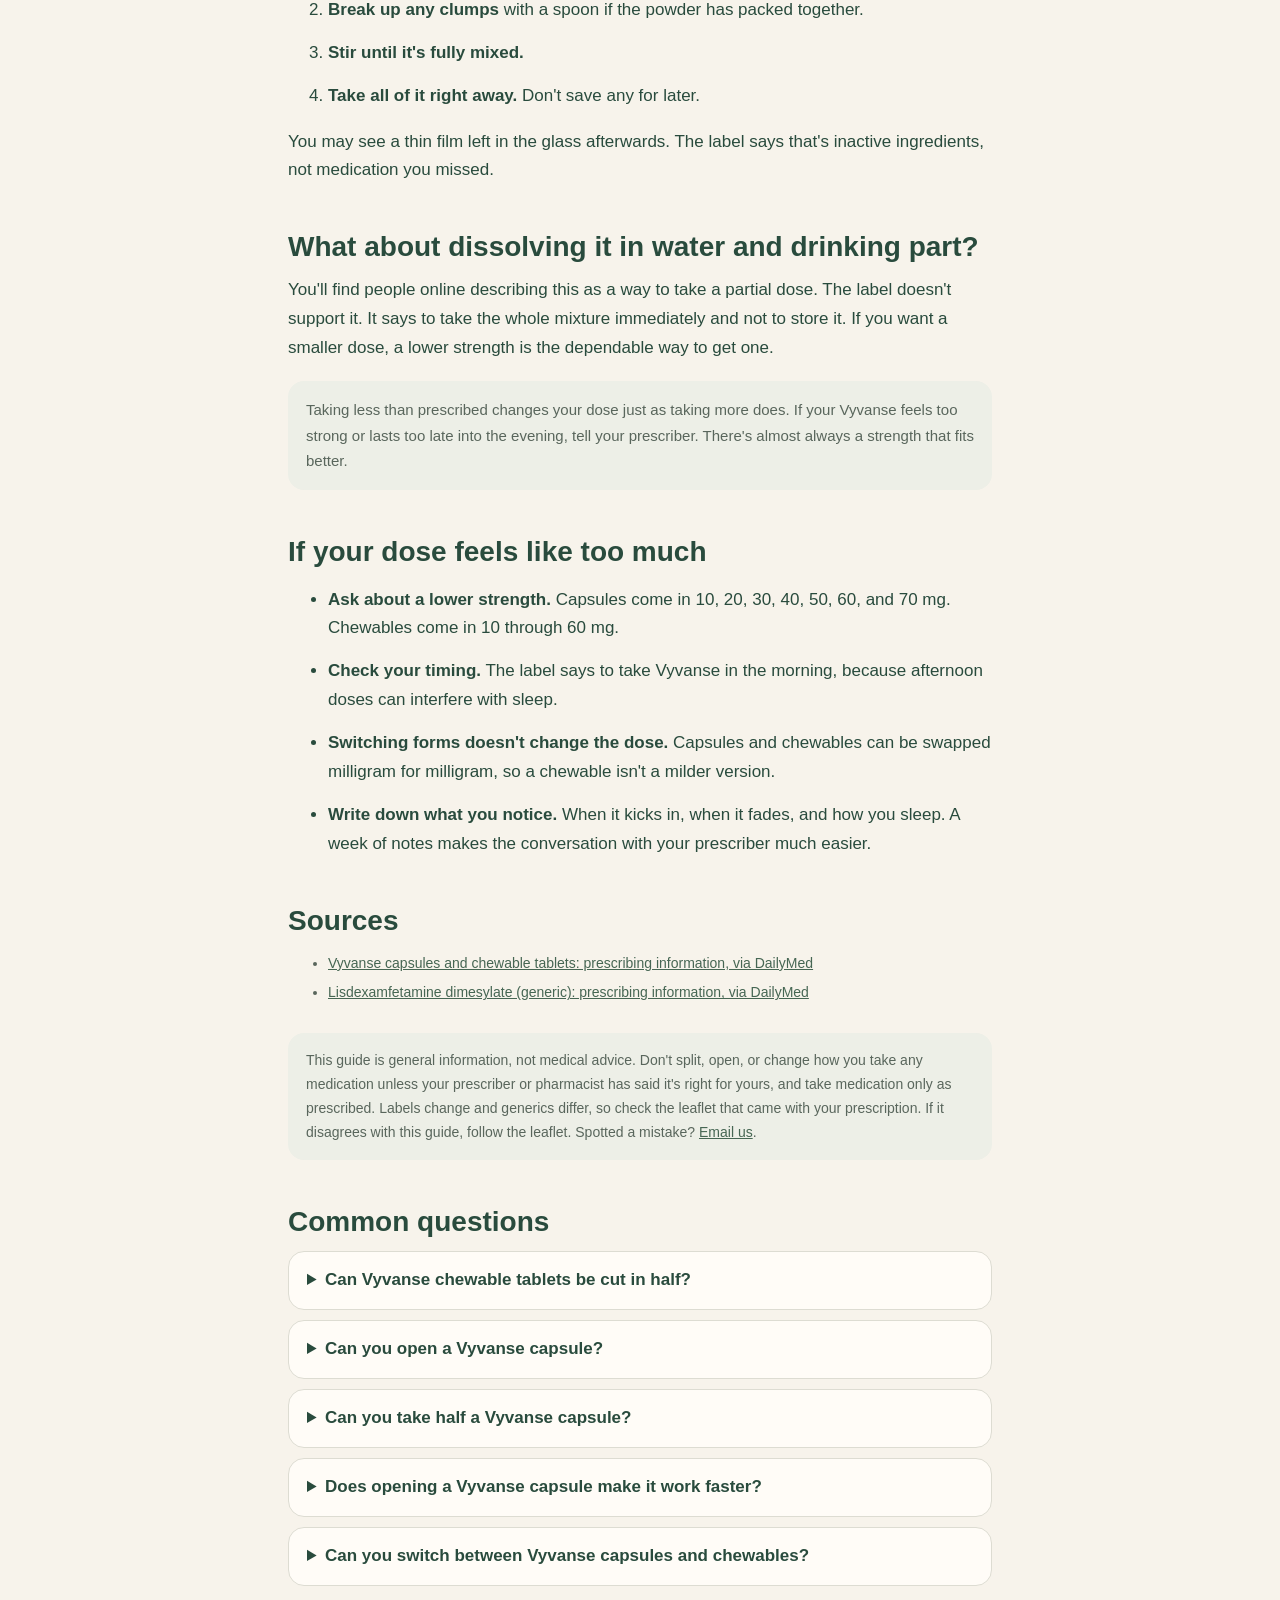
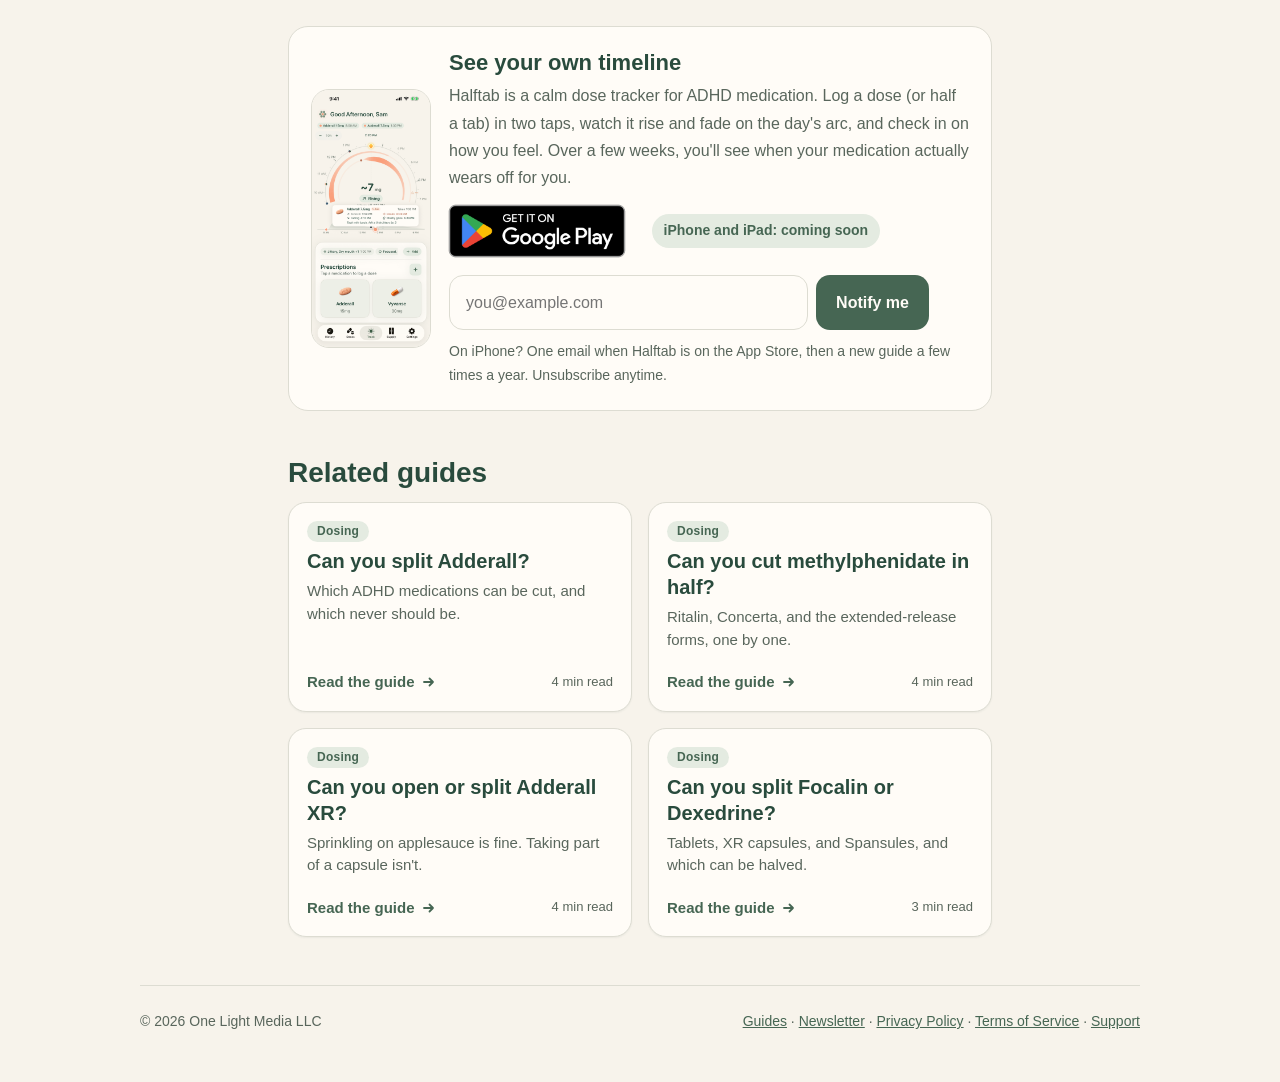
<file: guides/can-you-split-vyvanse/index.html>
<!DOCTYPE html>
<html lang="en"><head><meta charset="utf-8"><meta name="viewport" content="width=device-width, initial-scale=1">
<title>Can You Split Vyvanse? Capsules and Chewables in Half | Halftab</title>
<meta name="description" content="Vyvanse capsules and chewable tablets shouldn&#x27;t be split or cut in half. The label says not to divide a dose. What you can do instead: open and mix a capsule, or ask for a lower strength.">
<link rel="canonical" href="https://halftab.app/guides/can-you-split-vyvanse/">
<meta property="og:type" content="article"><meta property="og:title" content="Can You Split Vyvanse? Capsules and Chewables in Half | Halftab"><meta property="og:description" content="Vyvanse capsules and chewable tablets shouldn&#x27;t be split or cut in half. The label says not to divide a dose. What you can do instead: open and mix a capsule, or ask for a lower strength."><meta property="og:url" content="https://halftab.app/guides/can-you-split-vyvanse/"><meta property="og:image" content="https://halftab.app/icon-1024.png">
<meta name="twitter:card" content="summary">
<link rel="icon" href="/favicon.png"><link rel="apple-touch-icon" href="/apple-touch-icon.png">
<link rel="stylesheet" href="/guides/guides.css">
<script type="application/ld+json">[{"@context": "https://schema.org", "@type": "Article", "headline": "Can you split Vyvanse in half?", "description": "Vyvanse capsules and chewable tablets shouldn't be split or cut in half. The label says not to divide a dose. What you can do instead: open and mix a capsule, or ask for a lower strength.", "datePublished": "2026-10-03", "dateModified": "2026-10-03", "author": {"@type": "Organization", "name": "Halftab", "url": "https://halftab.app"}, "publisher": {"@type": "Organization", "name": "One Light Media LLC", "logo": {"@type": "ImageObject", "url": "https://halftab.app/icon-512.png"}}, "mainEntityOfPage": "https://halftab.app/guides/can-you-split-vyvanse/", "image": "https://halftab.app/icon-1024.png"}, {"@context": "https://schema.org", "@type": "FAQPage", "mainEntity": [{"@type": "Question", "name": "Can Vyvanse chewable tablets be cut in half?", "acceptedAnswer": {"@type": "Answer", "text": "No. The Vyvanse label says a single dose should not be divided. Chew the whole tablet thoroughly before swallowing. If you need a smaller dose, chewables come in strengths down to 10 mg."}}, {"@type": "Question", "name": "Can you open a Vyvanse capsule?", "acceptedAnswer": {"@type": "Answer", "text": "Yes. You can open a Vyvanse capsule and mix the entire contents into yogurt, water, or orange juice. Stir until it's fully mixed and take all of it right away. Don't store the mixture."}}, {"@type": "Question", "name": "Can you take half a Vyvanse capsule?", "acceptedAnswer": {"@type": "Answer", "text": "No. The label says the dose of a single capsule shouldn't be divided and that you shouldn't take less than one capsule a day. Ask your prescriber about a lower strength instead."}}, {"@type": "Question", "name": "Does opening a Vyvanse capsule make it work faster?", "acceptedAnswer": {"@type": "Answer", "text": "Not in any meaningful way. Vyvanse lasts a long time because of how the body converts it into its active form, not because of the capsule, so mixing the powder into food or a drink doesn't change how it works."}}, {"@type": "Question", "name": "Can you switch between Vyvanse capsules and chewables?", "acceptedAnswer": {"@type": "Answer", "text": "The label says capsules and chewable tablets can be substituted at the same milligram dose. Your prescriber or pharmacist makes that change."}}]}, {"@context": "https://schema.org", "@type": "BreadcrumbList", "itemListElement": [{"@type": "ListItem", "position": 1, "name": "Halftab", "item": "https://halftab.app/"}, {"@type": "ListItem", "position": 2, "name": "Guides", "item": "https://halftab.app/guides/"}, {"@type": "ListItem", "position": 3, "name": "Can you split Vyvanse in half?", "item": "https://halftab.app/guides/can-you-split-vyvanse/"}]}]</script>
</head>
<body><div class="wrap">
<header>
  <a class="brand" href="/"><img src="/icon-512.png" alt=""><span>Halftab</span></a>
  <nav><a href="/guides/">Guides</a><a href="/#pricing">Pricing</a><a href="/privacy">Privacy</a><a href="mailto:onelightmediallc@gmail.com">Support</a></nav>
</header>
<article>
<div class="crumbs"><a href="/">Halftab</a> › <a href="/guides/">Guides</a></div>
<h1>Can you split Vyvanse in half?</h1>
<p class="lede">No. The Vyvanse label says a single dose shouldn't be divided, whether it's a capsule or a chewable tablet. Here's what you can do with each form, and what to ask for if your dose feels like too much.</p>
<p class="meta">By the Halftab team · Checked against FDA prescribing information · Updated October 3, 2026</p>

<div class="answer">
<h2>The short answer</h2>
<ul>
<li><strong>Vyvanse capsules</strong> can be swallowed whole, or opened and mixed into yogurt, water, or orange juice. Take <em>all</em> of it, right away.</li>
<li><strong>Vyvanse chewable tablets</strong> should be chewed completely before swallowing. Don't cut one in half to take a smaller dose.</li>
<li><strong>Need less?</strong> Vyvanse comes in 10 mg steps. Ask your prescriber for a lower strength instead of dividing the one you have.</li>
</ul>
</div>

<h2>What the label says for each form</h2>
<div class="table"><table>
<tr><th>Form</th><th>Can it be split?</th><th>How to take it</th></tr>
<tr><td>Vyvanse capsule (10 to 70 mg)</td><td>No</td><td>Swallow whole, or open and mix the entire contents into yogurt, water, or orange juice. Take the whole mixture right away. Don't store it.</td></tr>
<tr><td>Vyvanse chewable tablet (10 to 60 mg)</td><td>No</td><td>Chew thoroughly before swallowing. Take the whole tablet.</td></tr>
<tr><td>Generic lisdexamfetamine capsules and chewables</td><td>No</td><td>Same instructions as the brand.</td></tr>
</table></div>
<p>The label is direct about it: a single dose should not be divided, and you shouldn't take less than one capsule or chewable tablet a day.</p>

<h2>Why not, if it isn't a timed-release capsule?</h2>
<p>Vyvanse works differently from most long-acting ADHD medications. The capsule doesn't hold timed beads or a special coating. The medication itself, lisdexamfetamine, is inactive until your body converts it into dextroamphetamine, mostly in the blood. That conversion is what spreads the effect across the day.</p>
<p>That's why opening a capsule is allowed. There's no release system to break. The problem with halving is the dose. A capsule holds loose powder, and there's no reliable way to pour out exactly half at a kitchen counter. The label doesn't give a way to halve a chewable tablet either.</p>

<h2>How to open and mix a capsule</h2>
<ol>
<li><strong>Open the capsule</strong> and empty all of the powder into yogurt, water, or orange juice.</li>
<li><strong>Break up any clumps</strong> with a spoon if the powder has packed together.</li>
<li><strong>Stir until it's fully mixed.</strong></li>
<li><strong>Take all of it right away.</strong> Don't save any for later.</li>
</ol>
<p>You may see a thin film left in the glass afterwards. The label says that's inactive ingredients, not medication you missed.</p>

<h2>What about dissolving it in water and drinking part?</h2>
<p>You'll find people online describing this as a way to take a partial dose. The label doesn't support it. It says to take the whole mixture immediately and not to store it. If you want a smaller dose, a lower strength is the dependable way to get one.</p>
<div class="callout">Taking less than prescribed changes your dose just as taking more does. If your Vyvanse feels too strong or lasts too late into the evening, tell your prescriber. There's almost always a strength that fits better.</div>

<h2>If your dose feels like too much</h2>
<ul>
<li><strong>Ask about a lower strength.</strong> Capsules come in 10, 20, 30, 40, 50, 60, and 70 mg. Chewables come in 10 through 60 mg.</li>
<li><strong>Check your timing.</strong> The label says to take Vyvanse in the morning, because afternoon doses can interfere with sleep.</li>
<li><strong>Switching forms doesn't change the dose.</strong> Capsules and chewables can be swapped milligram for milligram, so a chewable isn't a milder version.</li>
<li><strong>Write down what you notice.</strong> When it kicks in, when it fades, and how you sleep. A week of notes makes the conversation with your prescriber much easier.</li>
</ul>

<h2>Sources</h2>
<ul class="sources">
<li><a href="https://dailymed.nlm.nih.gov/dailymed/search.cfm?labeltype=all&amp;query=vyvanse" rel="nofollow">Vyvanse capsules and chewable tablets: prescribing information, via DailyMed</a></li>
<li><a href="https://dailymed.nlm.nih.gov/dailymed/search.cfm?labeltype=all&amp;query=lisdexamfetamine" rel="nofollow">Lisdexamfetamine dimesylate (generic): prescribing information, via DailyMed</a></li>
</ul>
<div class="disclaimer">This guide is general information, not medical advice. Don't split, open, or change how you take any medication unless your prescriber or pharmacist has said it's right for yours, and take medication only as prescribed. Labels change and generics differ, so check the leaflet that came with your prescription. If it disagrees with this guide, follow the leaflet. Spotted a mistake? <a href="mailto:onelightmediallc@gmail.com">Email us</a>.</div>

<h2>Common questions</h2>
<details><summary>Can Vyvanse chewable tablets be cut in half?</summary><p>No. The Vyvanse label says a single dose should not be divided. Chew the whole tablet thoroughly before swallowing. If you need a smaller dose, chewables come in strengths down to 10 mg.</p></details><details><summary>Can you open a Vyvanse capsule?</summary><p>Yes. You can open a Vyvanse capsule and mix the entire contents into yogurt, water, or orange juice. Stir until it's fully mixed and take all of it right away. Don't store the mixture.</p></details><details><summary>Can you take half a Vyvanse capsule?</summary><p>No. The label says the dose of a single capsule shouldn't be divided and that you shouldn't take less than one capsule a day. Ask your prescriber about a lower strength instead.</p></details><details><summary>Does opening a Vyvanse capsule make it work faster?</summary><p>Not in any meaningful way. Vyvanse lasts a long time because of how the body converts it into its active form, not because of the capsule, so mixing the powder into food or a drink doesn't change how it works.</p></details><details><summary>Can you switch between Vyvanse capsules and chewables?</summary><p>The label says capsules and chewable tablets can be substituted at the same milligram dose. Your prescriber or pharmacist makes that change.</p></details>
<div class="app">
  <img src="/hero-arc.png" alt="Halftab showing a dose glowing along a sun arc with its estimated kick-in, peak, and fade times">
  <div><h2>See your own timeline</h2>
  <p>Halftab is a calm dose tracker for ADHD medication. Log a dose (or half a tab) in two taps, watch it rise and fade on the day's arc, and check in on how you feel. Over a few weeks, you'll see when your medication actually wears off for you.</p>
  <div class="get">
    <a class="play" href="https://play.google.com/store/apps/details?id=com.johnju.halftab" target="_blank" rel="noopener"><img src="/google-play-badge.png" alt="Get it on Google Play" width="201" height="78"></a>
    <span class="soon">iPhone and iPad: coming soon</span>
  </div>
  <form class="signup" action="https://app.kit.com/forms/9978326/subscriptions" method="post">
    <label for="email" class="sr-only">Email address</label>
    <input type="email" name="email_address" id="email" placeholder="you@example.com" autocomplete="email" required>
    <button type="submit">Notify me</button>
  </form>
  <p class="form-note">On iPhone? One email when Halftab is on the App Store, then a new guide a few times a year. Unsubscribe anytime.</p></div>
</div>
<h2>Related guides</h2>
<div class="related"><a class="guide-card" href="/guides/can-you-split-adderall/"><span class="tag">Dosing</span><strong>Can you split Adderall?</strong><span class="desc">Which ADHD medications can be cut, and which never should be.</span><span class="more">Read the guide <svg width="16" height="16" viewBox="0 0 16 16" aria-hidden="true"><path d="M3 8h9M8.5 4.5 12 8l-3.5 3.5" fill="none" stroke="currentColor" stroke-width="1.8" stroke-linecap="round" stroke-linejoin="round"/></svg><span class="time">4 min read</span></span></a><a class="guide-card" href="/guides/can-you-cut-methylphenidate-in-half/"><span class="tag">Dosing</span><strong>Can you cut methylphenidate in half?</strong><span class="desc">Ritalin, Concerta, and the extended-release forms, one by one.</span><span class="more">Read the guide <svg width="16" height="16" viewBox="0 0 16 16" aria-hidden="true"><path d="M3 8h9M8.5 4.5 12 8l-3.5 3.5" fill="none" stroke="currentColor" stroke-width="1.8" stroke-linecap="round" stroke-linejoin="round"/></svg><span class="time">4 min read</span></span></a><a class="guide-card" href="/guides/can-you-open-adderall-xr/"><span class="tag">Dosing</span><strong>Can you open or split Adderall XR?</strong><span class="desc">Sprinkling on applesauce is fine. Taking part of a capsule isn't.</span><span class="more">Read the guide <svg width="16" height="16" viewBox="0 0 16 16" aria-hidden="true"><path d="M3 8h9M8.5 4.5 12 8l-3.5 3.5" fill="none" stroke="currentColor" stroke-width="1.8" stroke-linecap="round" stroke-linejoin="round"/></svg><span class="time">4 min read</span></span></a><a class="guide-card" href="/guides/can-you-split-focalin-or-dexedrine/"><span class="tag">Dosing</span><strong>Can you split Focalin or Dexedrine?</strong><span class="desc">Tablets, XR capsules, and Spansules, and which can be halved.</span><span class="more">Read the guide <svg width="16" height="16" viewBox="0 0 16 16" aria-hidden="true"><path d="M3 8h9M8.5 4.5 12 8l-3.5 3.5" fill="none" stroke="currentColor" stroke-width="1.8" stroke-linecap="round" stroke-linejoin="round"/></svg><span class="time">3 min read</span></span></a></div>
</article>
<footer><span>© 2026 One Light Media LLC</span><span><a href="/guides/">Guides</a> · <a href="/newsletter/">Newsletter</a> · <a href="/privacy">Privacy Policy</a> · <a href="/terms">Terms of Service</a> · <a href="mailto:onelightmediallc@gmail.com">Support</a></span></footer>
</div></body></html>
</file>
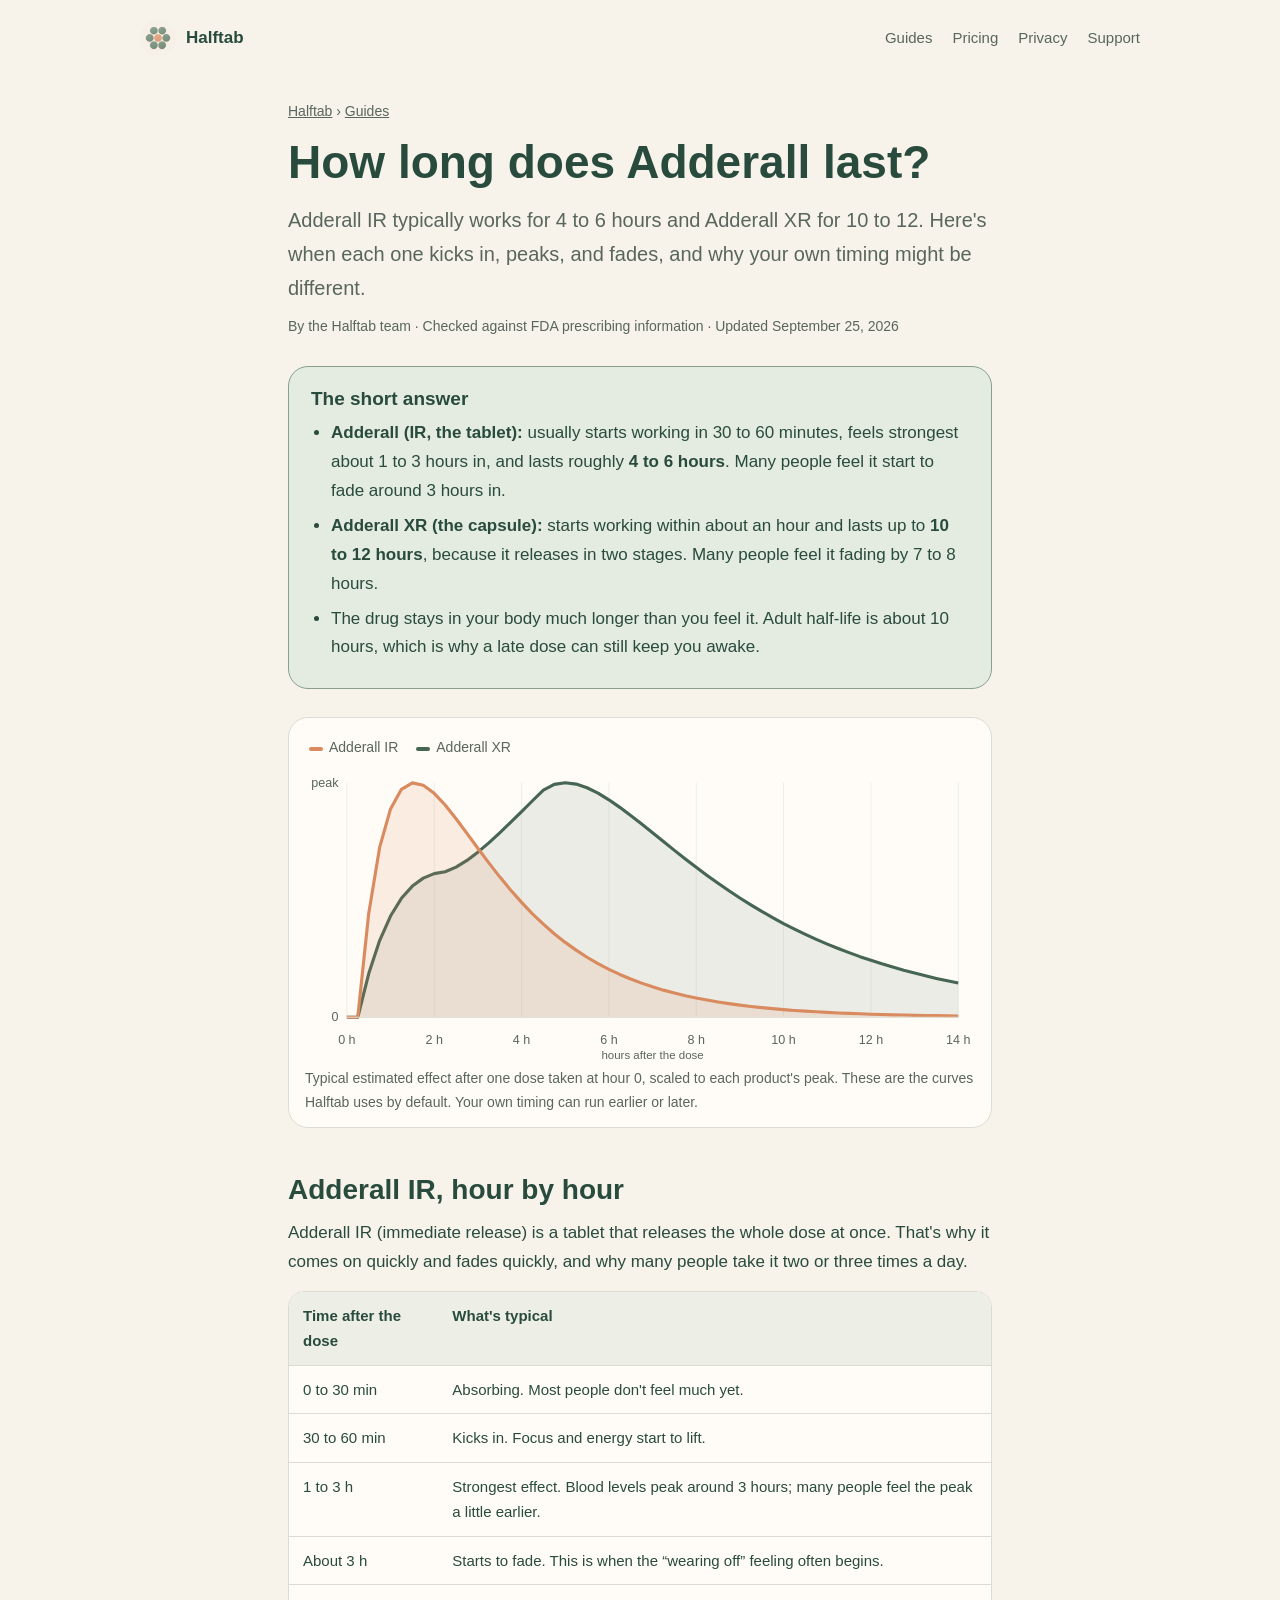
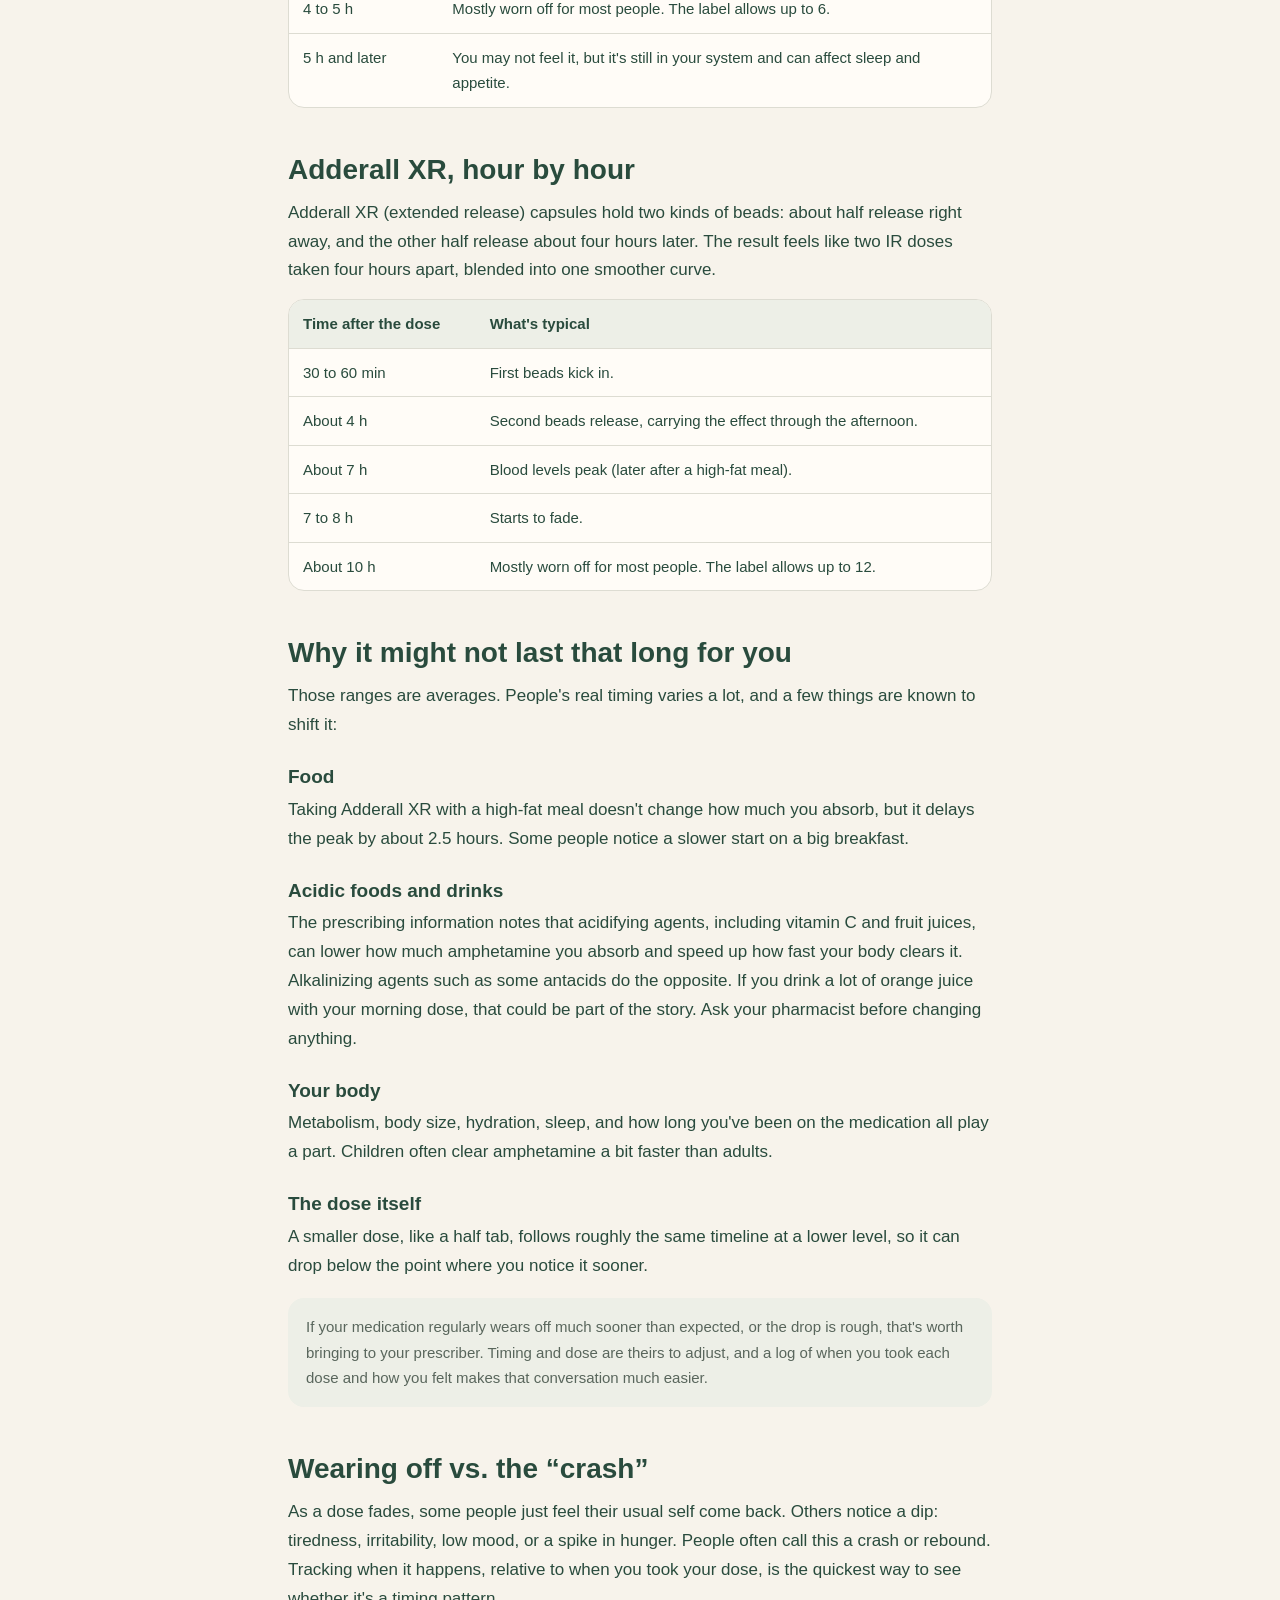
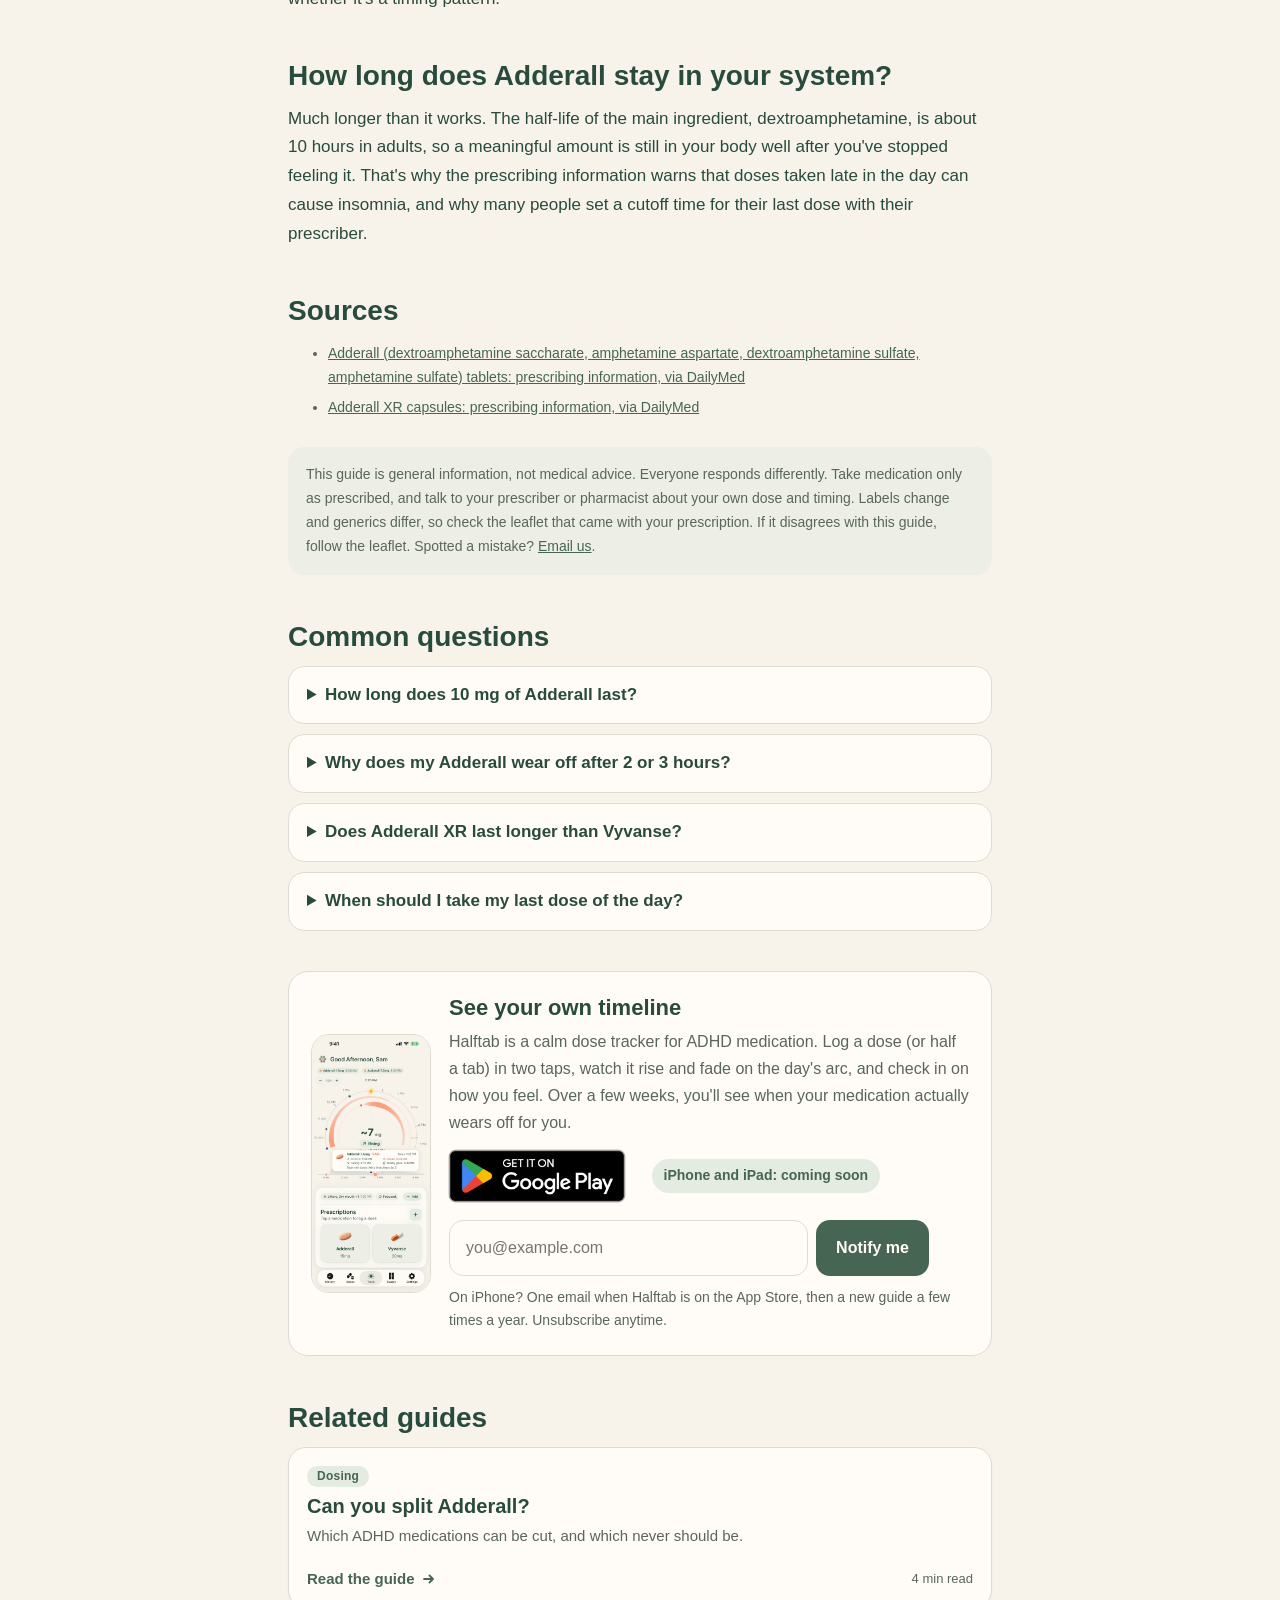
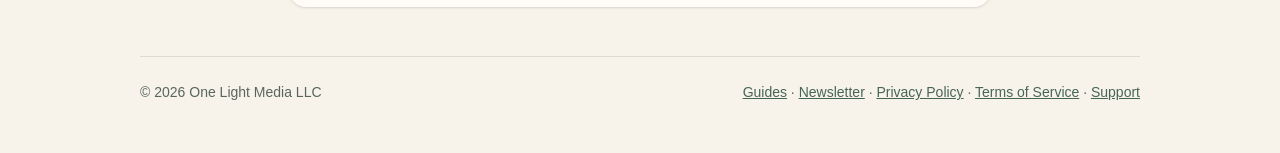
<file: guides/how-long-does-adderall-last/index.html>
<!DOCTYPE html>
<html lang="en"><head><meta charset="utf-8"><meta name="viewport" content="width=device-width, initial-scale=1">
<title>How Long Does Adderall Last? IR vs. XR, Hour by Hour | Halftab</title>
<meta name="description" content="Adderall IR typically lasts 4 to 6 hours and Adderall XR 10 to 12. See when each kicks in, peaks, and fades, what shifts the timing, and how long it stays in your system.">
<link rel="canonical" href="https://halftab.app/guides/how-long-does-adderall-last/">
<meta property="og:type" content="article"><meta property="og:title" content="How Long Does Adderall Last? IR vs. XR, Hour by Hour | Halftab"><meta property="og:description" content="Adderall IR typically lasts 4 to 6 hours and Adderall XR 10 to 12. See when each kicks in, peaks, and fades, what shifts the timing, and how long it stays in your system."><meta property="og:url" content="https://halftab.app/guides/how-long-does-adderall-last/"><meta property="og:image" content="https://halftab.app/icon-1024.png">
<meta name="twitter:card" content="summary">
<link rel="icon" href="/favicon.png"><link rel="apple-touch-icon" href="/apple-touch-icon.png">
<link rel="stylesheet" href="/guides/guides.css">
<script type="application/ld+json">[{"@context": "https://schema.org", "@type": "Article", "headline": "How long does Adderall last?", "description": "Adderall IR typically lasts 4 to 6 hours and Adderall XR 10 to 12. See when each kicks in, peaks, and fades, what shifts the timing, and how long it stays in your system.", "datePublished": "2026-09-25", "dateModified": "2026-09-25", "author": {"@type": "Organization", "name": "Halftab", "url": "https://halftab.app"}, "publisher": {"@type": "Organization", "name": "One Light Media LLC", "logo": {"@type": "ImageObject", "url": "https://halftab.app/icon-512.png"}}, "mainEntityOfPage": "https://halftab.app/guides/how-long-does-adderall-last/", "image": "https://halftab.app/icon-1024.png"}, {"@context": "https://schema.org", "@type": "FAQPage", "mainEntity": [{"@type": "Question", "name": "How long does 10 mg of Adderall last?", "acceptedAnswer": {"@type": "Answer", "text": "Dose changes how strong the effect is more than how long it lasts. A 10 mg Adderall IR tablet typically works for about 4 to 6 hours, similar to other IR strengths. A 10 mg Adderall XR capsule typically works for about 10 to 12 hours."}}, {"@type": "Question", "name": "Why does my Adderall wear off after 2 or 3 hours?", "acceptedAnswer": {"@type": "Answer", "text": "Some people clear amphetamine faster than average. Acidic foods or drinks around your dose, a lower dose, or simply how your body handles it can make it feel shorter. If it happens regularly, tell your prescriber. Timing, dose, and formulation are things they can adjust."}}, {"@type": "Question", "name": "Does Adderall XR last longer than Vyvanse?", "acceptedAnswer": {"@type": "Answer", "text": "They're in the same range. Adderall XR typically lasts about 10 to 12 hours, and Vyvanse about 10 to 12, up to 14 in some adults. Vyvanse tends to come on more gradually because the body has to convert it into its active form first."}}, {"@type": "Question", "name": "When should I take my last dose of the day?", "acceptedAnswer": {"@type": "Answer", "text": "That's a question for your prescriber, since it depends on your schedule and sleep. The prescribing information warns that late-day doses can cause insomnia, and the drug stays in your system for many hours after you stop feeling it."}}]}, {"@context": "https://schema.org", "@type": "BreadcrumbList", "itemListElement": [{"@type": "ListItem", "position": 1, "name": "Halftab", "item": "https://halftab.app/"}, {"@type": "ListItem", "position": 2, "name": "Guides", "item": "https://halftab.app/guides/"}, {"@type": "ListItem", "position": 3, "name": "How long does Adderall last?", "item": "https://halftab.app/guides/how-long-does-adderall-last/"}]}]</script>
</head>
<body><div class="wrap">
<header>
  <a class="brand" href="/"><img src="/icon-512.png" alt=""><span>Halftab</span></a>
  <nav><a href="/guides/">Guides</a><a href="/#pricing">Pricing</a><a href="/privacy">Privacy</a><a href="mailto:onelightmediallc@gmail.com">Support</a></nav>
</header>
<article>
<div class="crumbs"><a href="/">Halftab</a> › <a href="/guides/">Guides</a></div>
<h1>How long does Adderall last?</h1>
<p class="lede">Adderall IR typically works for 4 to 6 hours and Adderall XR for 10 to 12. Here's when each one kicks in, peaks, and fades, and why your own timing might be different.</p>
<p class="meta">By the Halftab team · Checked against FDA prescribing information · Updated September 25, 2026</p>

<div class="answer">
<h2>The short answer</h2>
<ul>
<li><strong>Adderall (IR, the tablet):</strong> usually starts working in 30 to 60 minutes, feels strongest about 1 to 3 hours in, and lasts roughly <strong>4 to 6 hours</strong>. Many people feel it start to fade around 3 hours in.</li>
<li><strong>Adderall XR (the capsule):</strong> starts working within about an hour and lasts up to <strong>10 to 12 hours</strong>, because it releases in two stages. Many people feel it fading by 7 to 8 hours.</li>
<li>The drug stays in your body much longer than you feel it. Adult half-life is about 10 hours, which is why a late dose can still keep you awake.</li>
</ul>
</div>

<figure>
<div class="legend"><span style="--c:#D98A5F">Adderall IR</span><span style="--c:#466653">Adderall XR</span></div>
<svg viewBox="0 0 640 280" role="img" aria-labelledby="chart-t chart-d" font-family="-apple-system,BlinkMacSystemFont,sans-serif" font-size="12" fill="#59665C">
<title id="chart-t">Estimated effect of Adderall IR and Adderall XR over 14 hours</title>
<desc id="chart-d">Adderall IR rises within about 30 minutes, is strongest around 1 to 2 hours, starts to fade around 3 hours and is mostly gone by about 4 and a half. Adderall XR rises within about an hour, keeps climbing through its second release to a peak around 5 hours, starts to fade around 7 to 8 hours and is mostly gone by about 10.</desc>
<line x1="40.0" y1="16" x2="40.0" y2="240" stroke="#EDEFE7"/><text x="40.0" y="266" text-anchor="middle">0 h</text><line x1="123.4" y1="16" x2="123.4" y2="240" stroke="#EDEFE7"/><text x="123.4" y="266" text-anchor="middle">2 h</text><line x1="206.9" y1="16" x2="206.9" y2="240" stroke="#EDEFE7"/><text x="206.9" y="266" text-anchor="middle">4 h</text><line x1="290.3" y1="16" x2="290.3" y2="240" stroke="#EDEFE7"/><text x="290.3" y="266" text-anchor="middle">6 h</text><line x1="373.7" y1="16" x2="373.7" y2="240" stroke="#EDEFE7"/><text x="373.7" y="266" text-anchor="middle">8 h</text><line x1="457.1" y1="16" x2="457.1" y2="240" stroke="#EDEFE7"/><text x="457.1" y="266" text-anchor="middle">10 h</text><line x1="540.6" y1="16" x2="540.6" y2="240" stroke="#EDEFE7"/><text x="540.6" y="266" text-anchor="middle">12 h</text><line x1="624.0" y1="16" x2="624.0" y2="240" stroke="#EDEFE7"/><text x="624.0" y="266" text-anchor="middle">14 h</text>
<path d="M40.0,240.0 L50.4,240.0 L60.9,198.3 L71.3,166.7 L81.7,143.3 L92.1,126.4 L102.6,114.7 L113.0,107.1 L123.4,102.8 L133.9,101.0 L144.3,96.6 L154.7,90.2 L165.1,82.3 L175.6,73.4 L186.0,63.8 L196.4,53.8 L206.9,43.5 L217.3,33.2 L227.7,23.0 L238.1,17.6 L248.6,16.0 L259.0,17.3 L269.4,20.8 L279.9,25.9 L290.3,32.3 L300.7,39.5 L311.1,47.3 L321.6,55.5 L332.0,63.8 L342.4,72.2 L352.9,80.6 L363.3,88.8 L373.7,96.8 L384.1,104.5 L394.6,112.0 L405.0,119.2 L415.4,126.1 L425.9,132.6 L436.3,138.9 L446.7,144.8 L457.1,150.5 L467.6,155.8 L478.0,160.8 L488.4,165.6 L498.9,170.1 L509.3,174.3 L519.7,178.3 L530.1,182.1 L540.6,185.6 L551.0,189.0 L561.4,192.1 L571.9,195.1 L582.3,197.8 L592.7,200.4 L603.1,202.9 L613.6,205.2 L624.0,207.3 L624.0,240.0 L40.0,240.0 Z" fill="#466653" fill-opacity=".10"/>
<path d="M40.0,240.0 L50.4,240.0 L60.9,198.3 L71.3,166.7 L81.7,143.3 L92.1,126.4 L102.6,114.7 L113.0,107.1 L123.4,102.8 L133.9,101.0 L144.3,96.6 L154.7,90.2 L165.1,82.3 L175.6,73.4 L186.0,63.8 L196.4,53.8 L206.9,43.5 L217.3,33.2 L227.7,23.0 L238.1,17.6 L248.6,16.0 L259.0,17.3 L269.4,20.8 L279.9,25.9 L290.3,32.3 L300.7,39.5 L311.1,47.3 L321.6,55.5 L332.0,63.8 L342.4,72.2 L352.9,80.6 L363.3,88.8 L373.7,96.8 L384.1,104.5 L394.6,112.0 L405.0,119.2 L415.4,126.1 L425.9,132.6 L436.3,138.9 L446.7,144.8 L457.1,150.5 L467.6,155.8 L478.0,160.8 L488.4,165.6 L498.9,170.1 L509.3,174.3 L519.7,178.3 L530.1,182.1 L540.6,185.6 L551.0,189.0 L561.4,192.1 L571.9,195.1 L582.3,197.8 L592.7,200.4 L603.1,202.9 L613.6,205.2 L624.0,207.3" fill="none" stroke="#466653" stroke-width="3" stroke-linejoin="round"/>
<path d="M40.0,240.0 L50.4,240.0 L60.9,140.6 L71.3,77.8 L81.7,41.0 L92.1,22.3 L102.6,16.1 L113.0,18.4 L123.4,26.1 L133.9,37.3 L144.3,50.4 L154.7,64.4 L165.1,78.6 L175.6,92.5 L186.0,105.9 L196.4,118.5 L206.9,130.3 L217.3,141.2 L227.7,151.1 L238.1,160.2 L248.6,168.5 L259.0,175.9 L269.4,182.7 L279.9,188.8 L290.3,194.2 L300.7,199.1 L311.1,203.5 L321.6,207.4 L332.0,210.9 L342.4,214.1 L352.9,216.9 L363.3,219.4 L373.7,221.6 L384.1,223.6 L394.6,225.4 L405.0,227.0 L415.4,228.4 L425.9,229.7 L436.3,230.8 L446.7,231.8 L457.1,232.7 L467.6,233.5 L478.0,234.2 L488.4,234.8 L498.9,235.4 L509.3,235.9 L519.7,236.3 L530.1,236.7 L540.6,237.1 L551.0,237.4 L561.4,237.7 L571.9,237.9 L582.3,238.2 L592.7,238.4 L603.1,238.5 L613.6,238.7 L624.0,238.8 L624.0,240.0 L40.0,240.0 Z" fill="#D98A5F" fill-opacity=".14"/>
<path d="M40.0,240.0 L50.4,240.0 L60.9,140.6 L71.3,77.8 L81.7,41.0 L92.1,22.3 L102.6,16.1 L113.0,18.4 L123.4,26.1 L133.9,37.3 L144.3,50.4 L154.7,64.4 L165.1,78.6 L175.6,92.5 L186.0,105.9 L196.4,118.5 L206.9,130.3 L217.3,141.2 L227.7,151.1 L238.1,160.2 L248.6,168.5 L259.0,175.9 L269.4,182.7 L279.9,188.8 L290.3,194.2 L300.7,199.1 L311.1,203.5 L321.6,207.4 L332.0,210.9 L342.4,214.1 L352.9,216.9 L363.3,219.4 L373.7,221.6 L384.1,223.6 L394.6,225.4 L405.0,227.0 L415.4,228.4 L425.9,229.7 L436.3,230.8 L446.7,231.8 L457.1,232.7 L467.6,233.5 L478.0,234.2 L488.4,234.8 L498.9,235.4 L509.3,235.9 L519.7,236.3 L530.1,236.7 L540.6,237.1 L551.0,237.4 L561.4,237.7 L571.9,237.9 L582.3,238.2 L592.7,238.4 L603.1,238.5 L613.6,238.7 L624.0,238.8" fill="none" stroke="#D98A5F" stroke-width="3" stroke-linejoin="round"/>
<line x1="40" y1="240" x2="624" y2="240" stroke="#DDDCD2"/>
<text x="32" y="20.0" text-anchor="end">peak</text>
<text x="32" y="244" text-anchor="end">0</text>
<text x="332.0" y="280" text-anchor="middle" font-size="11">hours after the dose</text>
</svg>
<figcaption>Typical estimated effect after one dose taken at hour 0, scaled to each product's peak. These are the curves Halftab uses by default. Your own timing can run earlier or later.</figcaption>
</figure>

<h2>Adderall IR, hour by hour</h2>
<p>Adderall IR (immediate release) is a tablet that releases the whole dose at once. That's why it comes on quickly and fades quickly, and why many people take it two or three times a day.</p>
<div class="table"><table>
<tr><th>Time after the dose</th><th>What's typical</th></tr>
<tr><td>0 to 30 min</td><td>Absorbing. Most people don't feel much yet.</td></tr>
<tr><td>30 to 60 min</td><td>Kicks in. Focus and energy start to lift.</td></tr>
<tr><td>1 to 3 h</td><td>Strongest effect. Blood levels peak around 3 hours; many people feel the peak a little earlier.</td></tr>
<tr><td>About 3 h</td><td>Starts to fade. This is when the “wearing off” feeling often begins.</td></tr>
<tr><td>4 to 5 h</td><td>Mostly worn off for most people. The label allows up to 6.</td></tr>
<tr><td>5 h and later</td><td>You may not feel it, but it's still in your system and can affect sleep and appetite.</td></tr>
</table></div>

<h2>Adderall XR, hour by hour</h2>
<p>Adderall XR (extended release) capsules hold two kinds of beads: about half release right away, and the other half release about four hours later. The result feels like two IR doses taken four hours apart, blended into one smoother curve.</p>
<div class="table"><table>
<tr><th>Time after the dose</th><th>What's typical</th></tr>
<tr><td>30 to 60 min</td><td>First beads kick in.</td></tr>
<tr><td>About 4 h</td><td>Second beads release, carrying the effect through the afternoon.</td></tr>
<tr><td>About 7 h</td><td>Blood levels peak (later after a high-fat meal).</td></tr>
<tr><td>7 to 8 h</td><td>Starts to fade.</td></tr>
<tr><td>About 10 h</td><td>Mostly worn off for most people. The label allows up to 12.</td></tr>
</table></div>

<h2>Why it might not last that long for you</h2>
<p>Those ranges are averages. People's real timing varies a lot, and a few things are known to shift it:</p>
<h3>Food</h3>
<p>Taking Adderall XR with a high-fat meal doesn't change how much you absorb, but it delays the peak by about 2.5 hours. Some people notice a slower start on a big breakfast.</p>
<h3>Acidic foods and drinks</h3>
<p>The prescribing information notes that acidifying agents, including vitamin C and fruit juices, can lower how much amphetamine you absorb and speed up how fast your body clears it. Alkalinizing agents such as some antacids do the opposite. If you drink a lot of orange juice with your morning dose, that could be part of the story. Ask your pharmacist before changing anything.</p>
<h3>Your body</h3>
<p>Metabolism, body size, hydration, sleep, and how long you've been on the medication all play a part. Children often clear amphetamine a bit faster than adults.</p>
<h3>The dose itself</h3>
<p>A smaller dose, like a half tab, follows roughly the same timeline at a lower level, so it can drop below the point where you notice it sooner.</p>
<div class="callout">If your medication regularly wears off much sooner than expected, or the drop is rough, that's worth bringing to your prescriber. Timing and dose are theirs to adjust, and a log of when you took each dose and how you felt makes that conversation much easier.</div>

<h2>Wearing off vs. the “crash”</h2>
<p>As a dose fades, some people just feel their usual self come back. Others notice a dip: tiredness, irritability, low mood, or a spike in hunger. People often call this a crash or rebound. Tracking when it happens, relative to when you took your dose, is the quickest way to see whether it's a timing pattern.</p>

<h2>How long does Adderall stay in your system?</h2>
<p>Much longer than it works. The half-life of the main ingredient, dextroamphetamine, is about 10 hours in adults, so a meaningful amount is still in your body well after you've stopped feeling it. That's why the prescribing information warns that doses taken late in the day can cause insomnia, and why many people set a cutoff time for their last dose with their prescriber.</p>

<h2>Sources</h2>
<ul class="sources">
<li><a href="https://dailymed.nlm.nih.gov/dailymed/search.cfm?labeltype=all&query=adderall" rel="nofollow">Adderall (dextroamphetamine saccharate, amphetamine aspartate, dextroamphetamine sulfate, amphetamine sulfate) tablets: prescribing information, via DailyMed</a></li>
<li><a href="https://dailymed.nlm.nih.gov/dailymed/search.cfm?labeltype=all&query=adderall+xr" rel="nofollow">Adderall XR capsules: prescribing information, via DailyMed</a></li>
</ul>
<div class="disclaimer">This guide is general information, not medical advice. Everyone responds differently. Take medication only as prescribed, and talk to your prescriber or pharmacist about your own dose and timing. Labels change and generics differ, so check the leaflet that came with your prescription. If it disagrees with this guide, follow the leaflet. Spotted a mistake? <a href="mailto:onelightmediallc@gmail.com">Email us</a>.</div>

<h2>Common questions</h2>
<details><summary>How long does 10 mg of Adderall last?</summary><p>Dose changes how strong the effect is more than how long it lasts. A 10 mg Adderall IR tablet typically works for about 4 to 6 hours, similar to other IR strengths. A 10 mg Adderall XR capsule typically works for about 10 to 12 hours.</p></details><details><summary>Why does my Adderall wear off after 2 or 3 hours?</summary><p>Some people clear amphetamine faster than average. Acidic foods or drinks around your dose, a lower dose, or simply how your body handles it can make it feel shorter. If it happens regularly, tell your prescriber. Timing, dose, and formulation are things they can adjust.</p></details><details><summary>Does Adderall XR last longer than Vyvanse?</summary><p>They're in the same range. Adderall XR typically lasts about 10 to 12 hours, and Vyvanse about 10 to 12, up to 14 in some adults. Vyvanse tends to come on more gradually because the body has to convert it into its active form first.</p></details><details><summary>When should I take my last dose of the day?</summary><p>That's a question for your prescriber, since it depends on your schedule and sleep. The prescribing information warns that late-day doses can cause insomnia, and the drug stays in your system for many hours after you stop feeling it.</p></details>
<div class="app">
  <img src="/hero-arc.png" alt="Halftab showing a dose glowing along a sun arc with its estimated kick-in, peak, and fade times">
  <div><h2>See your own timeline</h2>
  <p>Halftab is a calm dose tracker for ADHD medication. Log a dose (or half a tab) in two taps, watch it rise and fade on the day's arc, and check in on how you feel. Over a few weeks, you'll see when your medication actually wears off for you.</p>
  <div class="get">
    <a class="play" href="https://play.google.com/store/apps/details?id=com.johnju.halftab" target="_blank" rel="noopener"><img src="/google-play-badge.png" alt="Get it on Google Play" width="201" height="78"></a>
    <span class="soon">iPhone and iPad: coming soon</span>
  </div>
  <form class="signup" action="https://app.kit.com/forms/9978326/subscriptions" method="post">
    <label for="email" class="sr-only">Email address</label>
    <input type="email" name="email_address" id="email" placeholder="you@example.com" autocomplete="email" required>
    <button type="submit">Notify me</button>
  </form>
  <p class="form-note">On iPhone? One email when Halftab is on the App Store, then a new guide a few times a year. Unsubscribe anytime.</p></div>
</div>
<h2>Related guides</h2>
<div class="related"><a class="guide-card" href="/guides/can-you-split-adderall/"><span class="tag">Dosing</span><strong>Can you split Adderall?</strong><span class="desc">Which ADHD medications can be cut, and which never should be.</span><span class="more">Read the guide <svg width="16" height="16" viewBox="0 0 16 16" aria-hidden="true"><path d="M3 8h9M8.5 4.5 12 8l-3.5 3.5" fill="none" stroke="currentColor" stroke-width="1.8" stroke-linecap="round" stroke-linejoin="round"/></svg><span class="time">4 min read</span></span></a></div>
</article>
<footer><span>© 2026 One Light Media LLC</span><span><a href="/guides/">Guides</a> · <a href="/newsletter/">Newsletter</a> · <a href="/privacy">Privacy Policy</a> · <a href="/terms">Terms of Service</a> · <a href="mailto:onelightmediallc@gmail.com">Support</a></span></footer>
</div></body></html>
</file>
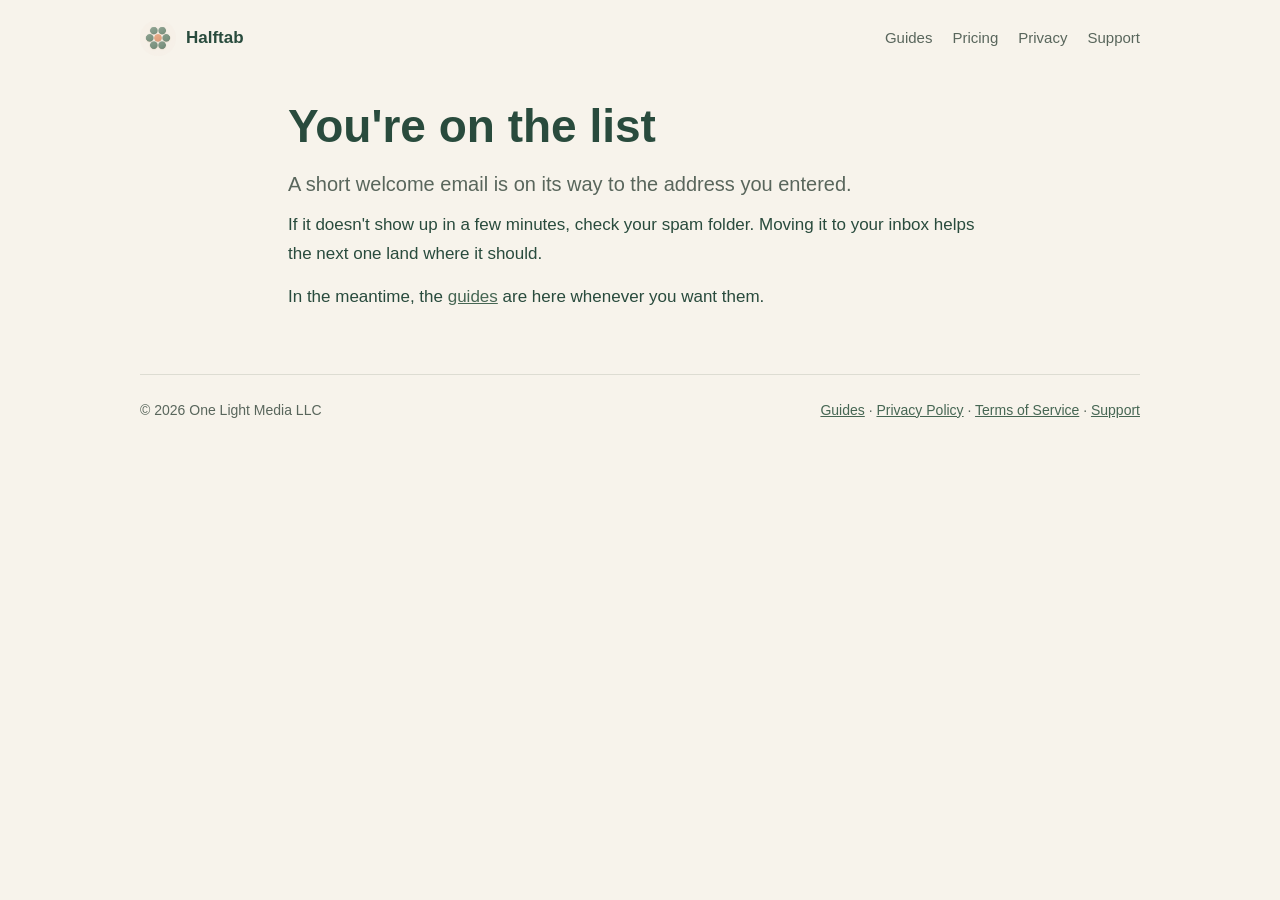
<file: newsletter/thanks/index.html>
<!DOCTYPE html>
<html lang="en"><head><meta charset="utf-8"><meta name="viewport" content="width=device-width, initial-scale=1">
<title>You're on the list | Halftab</title>
<meta name="robots" content="noindex">
<link rel="icon" href="/favicon.png"><link rel="apple-touch-icon" href="/apple-touch-icon.png">
<link rel="stylesheet" href="/guides/guides.css">
</head>
<body><div class="wrap">
<header>
  <a class="brand" href="/"><img src="/icon-512.png" alt=""><span>Halftab</span></a>
  <nav><a href="/guides/">Guides</a><a href="/#pricing">Pricing</a><a href="/privacy">Privacy</a><a href="mailto:onelightmediallc@gmail.com">Support</a></nav>
</header>
<article>
<h1>You're on the list</h1>
<p class="lede">A short welcome email is on its way to the address you entered.</p>
<p>If it doesn't show up in a few minutes, check your spam folder. Moving it to your inbox helps the next one land where it should.</p>
<p>In the meantime, the <a href="/guides/">guides</a> are here whenever you want them.</p>
</article>
<footer><span>© 2026 One Light Media LLC</span><span><a href="/guides/">Guides</a> · <a href="/privacy">Privacy Policy</a> · <a href="/terms">Terms of Service</a> · <a href="mailto:onelightmediallc@gmail.com">Support</a></span></footer>
</div></body></html>
</file>
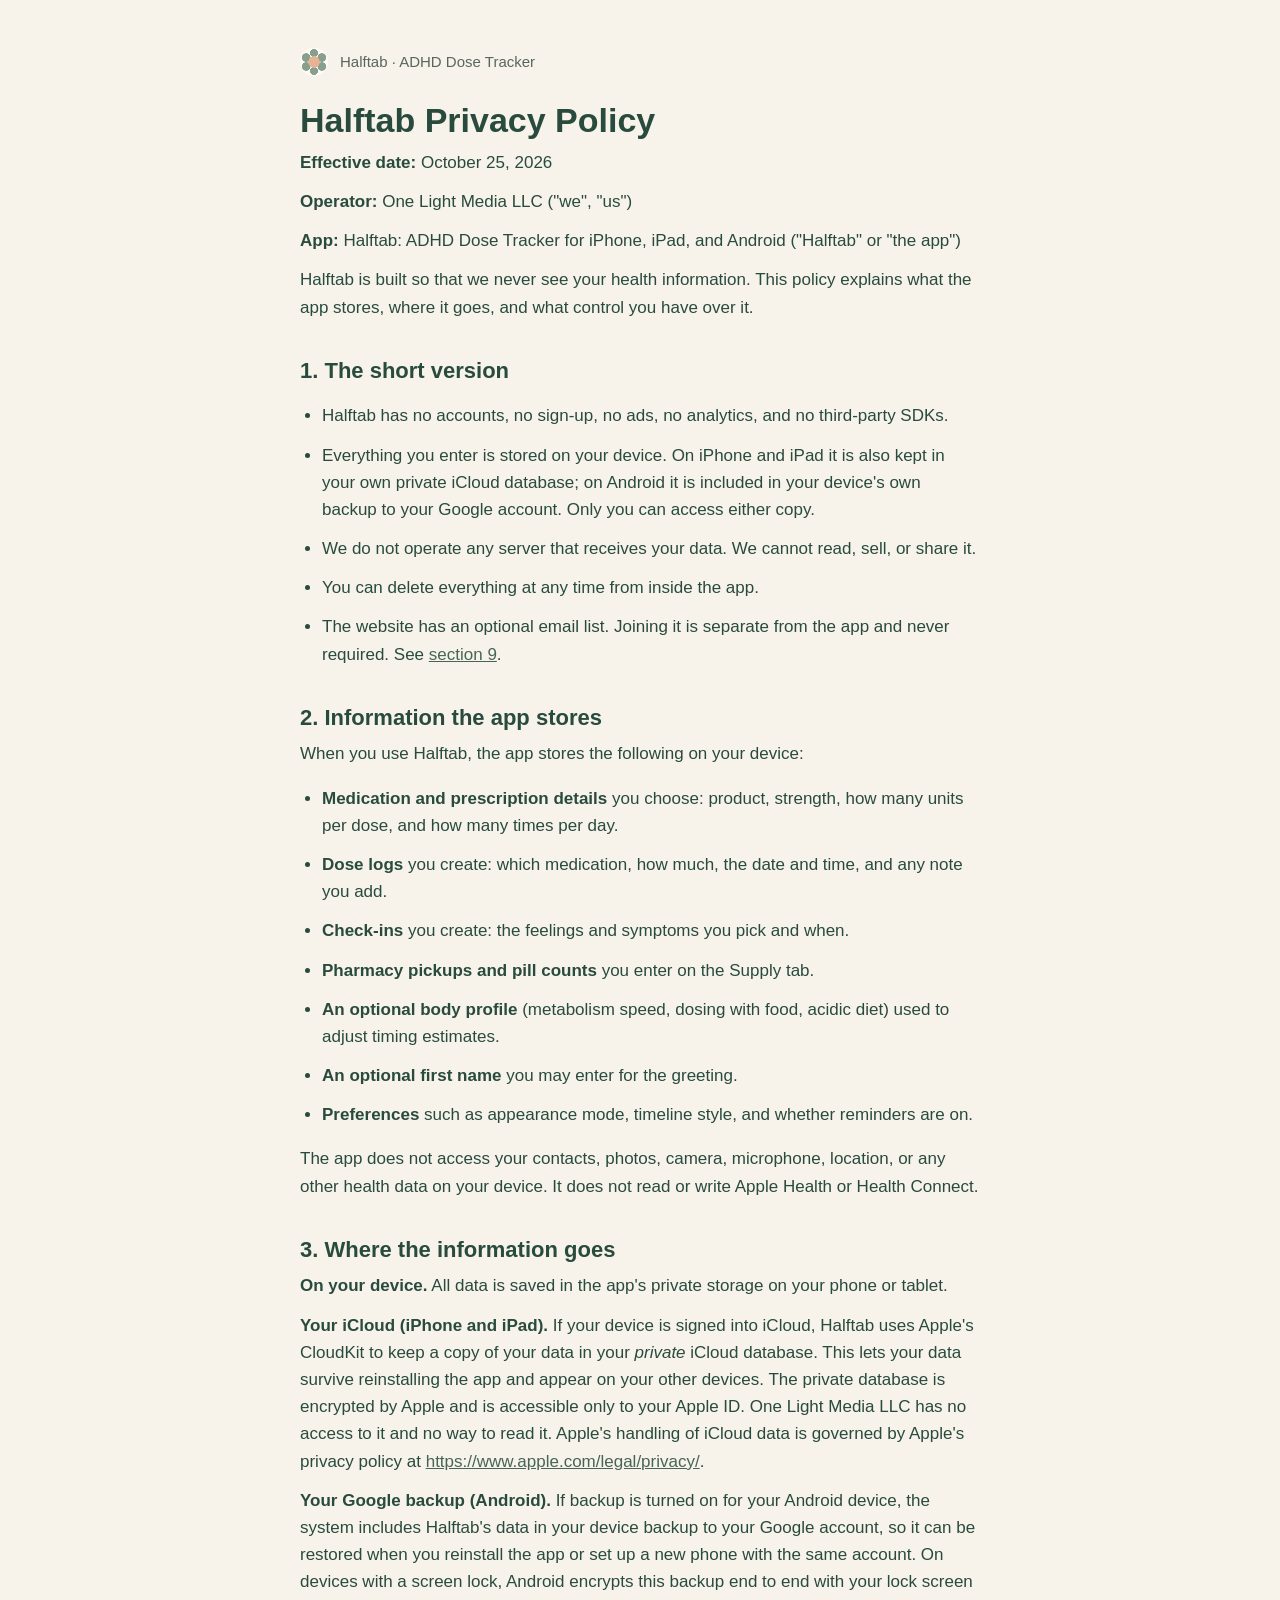
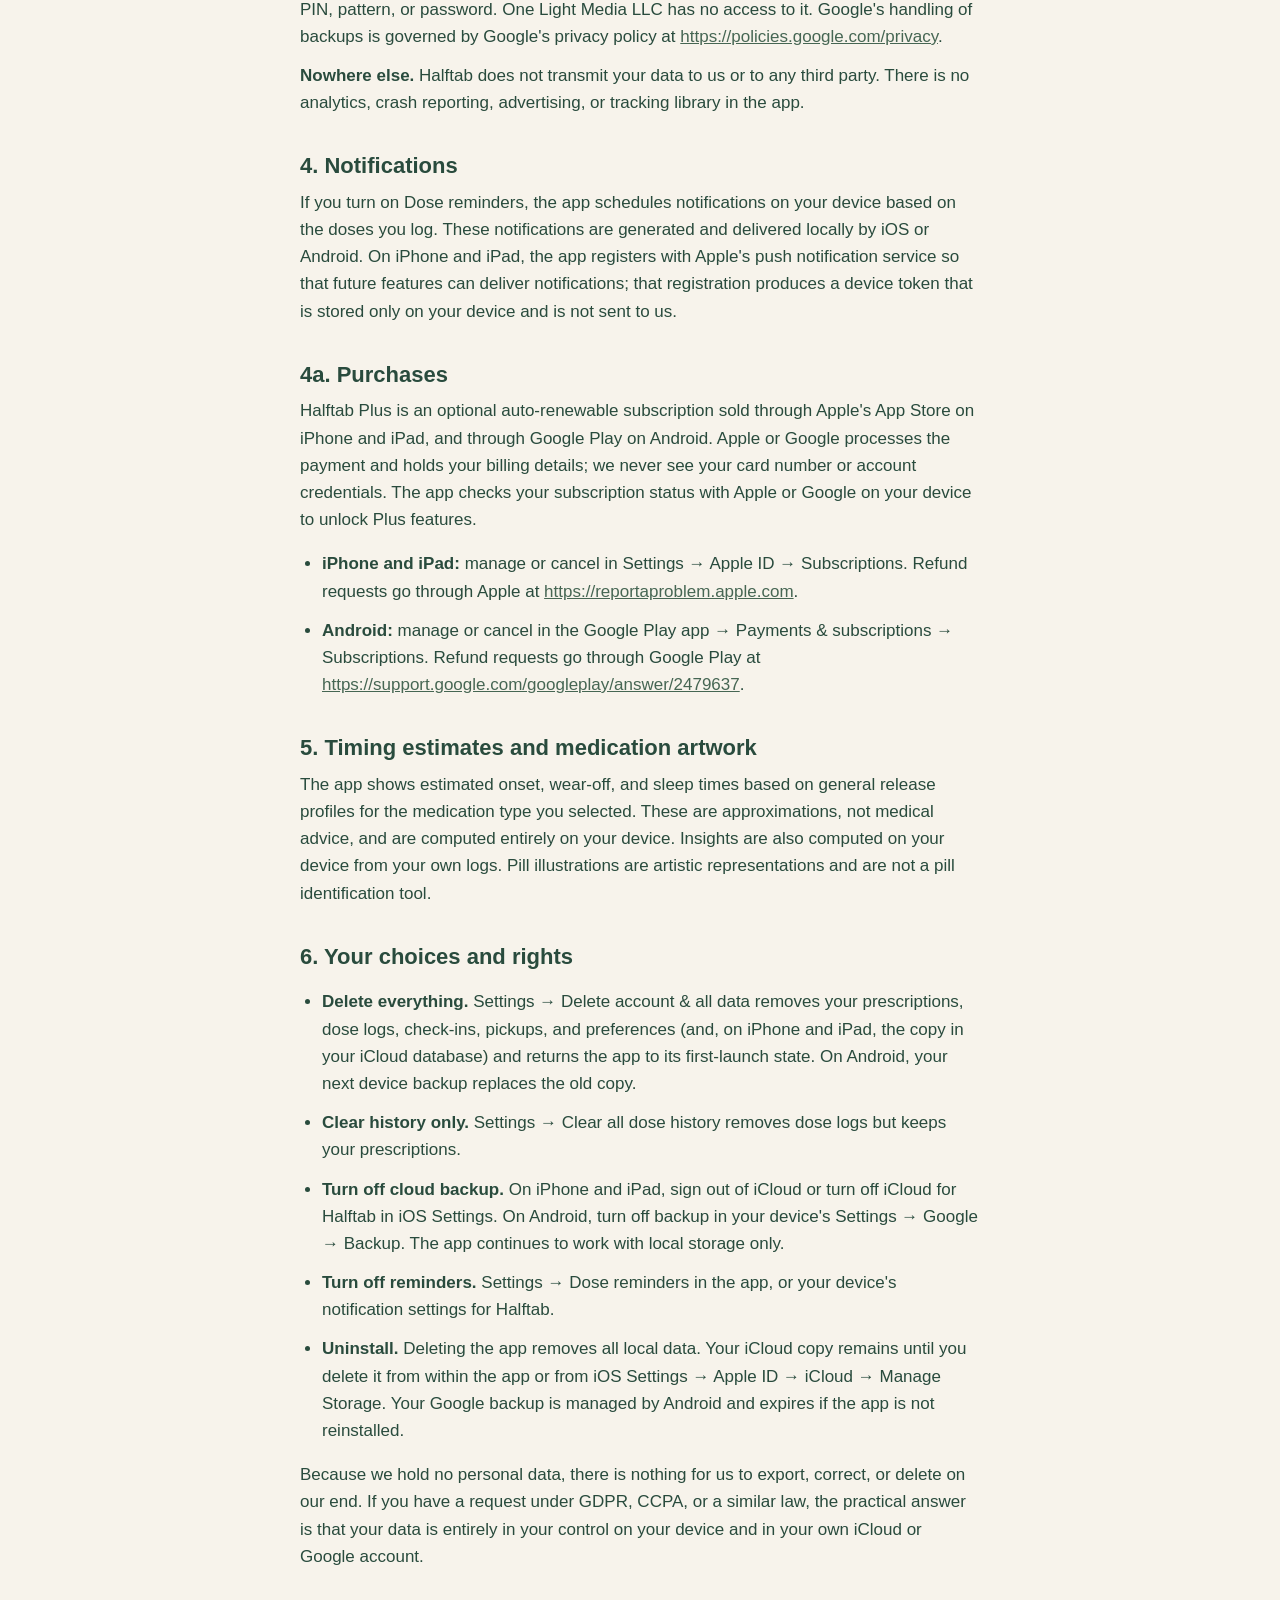
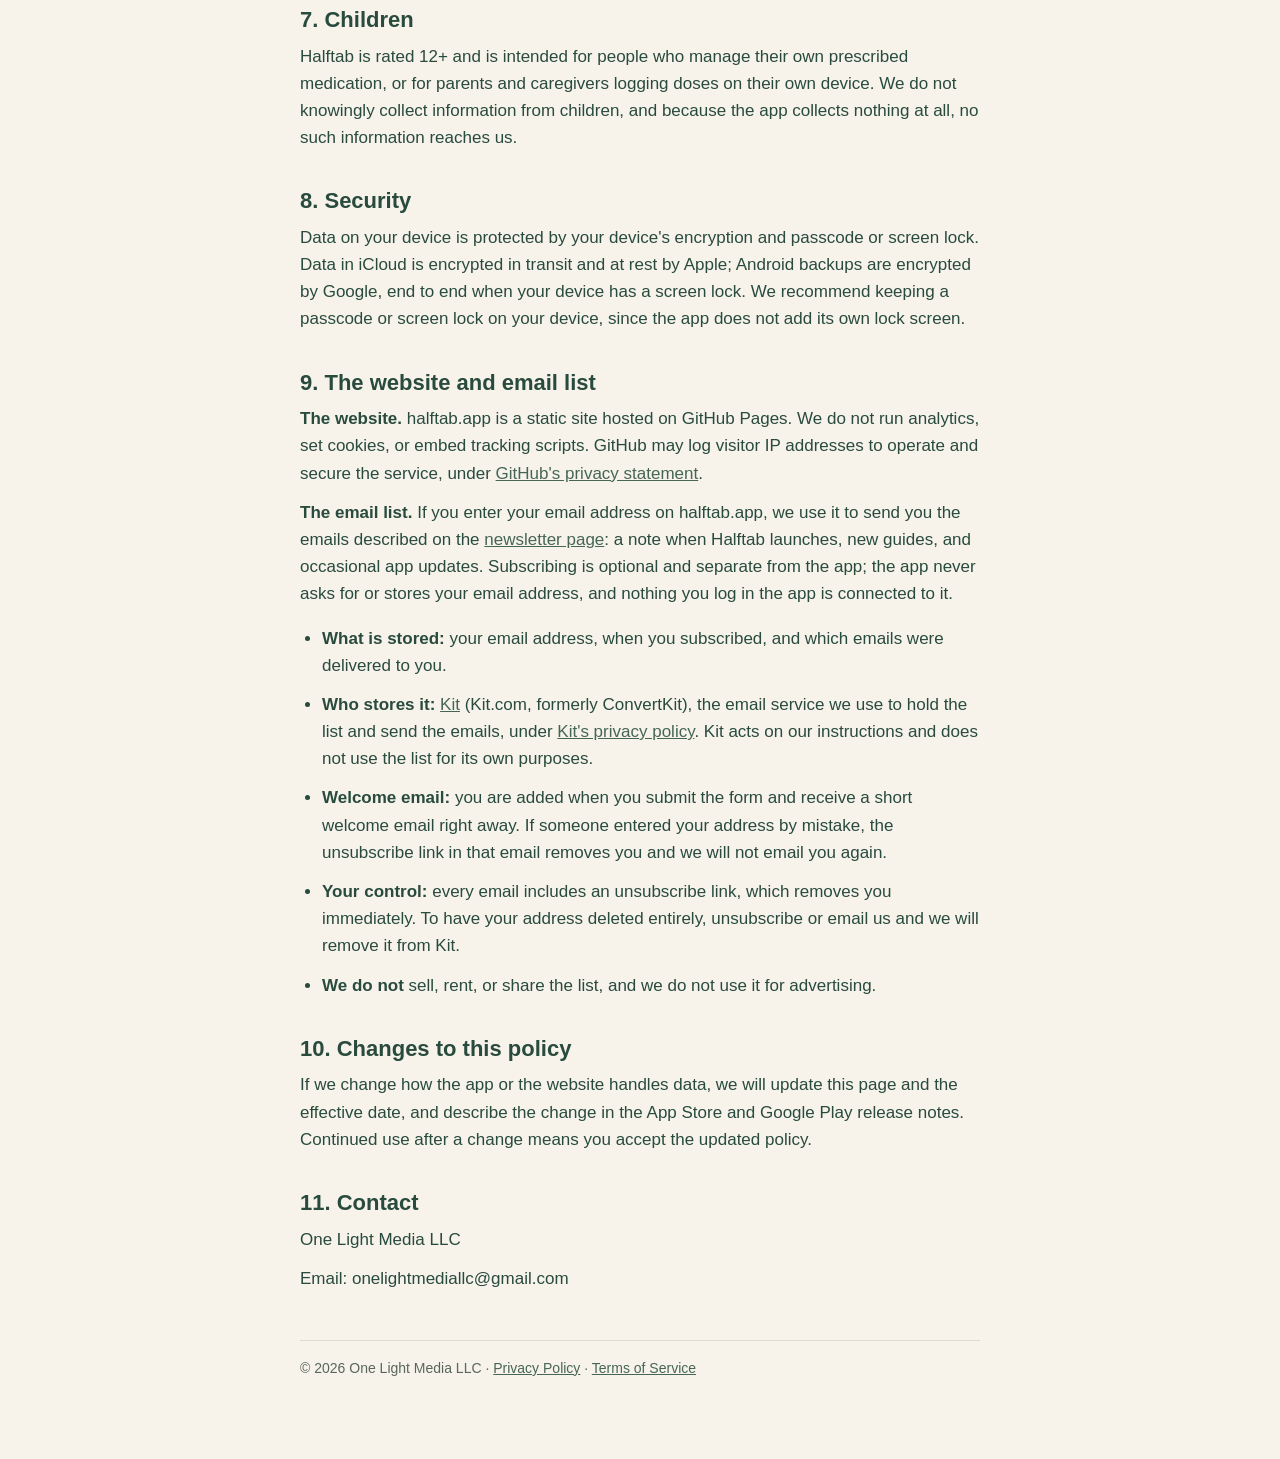
<file: privacy.html>
<!DOCTYPE html>
<html lang="en"><head><meta charset="utf-8"><meta name="viewport" content="width=device-width, initial-scale=1">
<title>Halftab Privacy Policy</title>
<style>
:root{--canvas:#F7F3EB;--surface:#FFFCF7;--text:#294B3D;--muted:#59665C;--primary:#466653;--border:#DDDCD2}
body{margin:0;background:var(--canvas);color:var(--text);font:17px/1.6 -apple-system,BlinkMacSystemFont,"Segoe UI",sans-serif}
main{max-width:680px;margin:0 auto;padding:48px 20px 80px}
h1{font:600 34px/1.2 ui-rounded,-apple-system,sans-serif;margin:0 0 8px}
h2{font:600 22px/1.3 ui-rounded,-apple-system,sans-serif;margin:36px 0 8px}
p,li{margin:0 0 12px} ul{padding-left:22px}
a{color:var(--primary)} strong{font-weight:600}
header{display:flex;align-items:center;gap:12px;margin-bottom:24px;color:var(--muted);font-size:15px}
header .mark{width:28px;height:28px;border-radius:50%;background:radial-gradient(circle at 50% 50%,#E6B394 0 28%,transparent 30%),radial-gradient(circle at 50% 18%,#879F8C 0 14%,transparent 16%),radial-gradient(circle at 78% 34%,#879F8C 0 14%,transparent 16%),radial-gradient(circle at 78% 66%,#879F8C 0 14%,transparent 16%),radial-gradient(circle at 50% 82%,#879F8C 0 14%,transparent 16%),radial-gradient(circle at 22% 66%,#879F8C 0 14%,transparent 16%),radial-gradient(circle at 22% 34%,#879F8C 0 14%,transparent 16%),var(--surface)}
footer{margin-top:48px;padding-top:16px;border-top:1px solid var(--border);color:var(--muted);font-size:14px}
</style></head><body><main>
<header><span class="mark"></span><span>Halftab · ADHD Dose Tracker</span></header>
<h1>Halftab Privacy Policy</h1>
<p><strong>Effective date:</strong> October 25, 2026</p>
<p><strong>Operator:</strong> One Light Media LLC (&quot;we&quot;, &quot;us&quot;)</p>
<p><strong>App:</strong> Halftab: ADHD Dose Tracker for iPhone, iPad, and Android (&quot;Halftab&quot; or &quot;the app&quot;)</p>
<p>Halftab is built so that we never see your health information. This policy explains what the app stores, where it goes, and what control you have over it.</p>
<h2>1. The short version</h2>
<ul>
<li>Halftab has no accounts, no sign-up, no ads, no analytics, and no third-party SDKs.</li>
<li>Everything you enter is stored on your device. On iPhone and iPad it is also kept in your own private iCloud database; on Android it is included in your device&#x27;s own backup to your Google account. Only you can access either copy.</li>
<li>We do not operate any server that receives your data. We cannot read, sell, or share it.</li>
<li>You can delete everything at any time from inside the app.</li>
<li>The website has an optional email list. Joining it is separate from the app and never required. See <a href="#website">section 9</a>.</li>
</ul>
<h2>2. Information the app stores</h2>
<p>When you use Halftab, the app stores the following on your device:</p>
<ul>
<li><strong>Medication and prescription details</strong> you choose: product, strength, how many units per dose, and how many times per day.</li>
<li><strong>Dose logs</strong> you create: which medication, how much, the date and time, and any note you add.</li>
<li><strong>Check-ins</strong> you create: the feelings and symptoms you pick and when.</li>
<li><strong>Pharmacy pickups and pill counts</strong> you enter on the Supply tab.</li>
<li><strong>An optional body profile</strong> (metabolism speed, dosing with food, acidic diet) used to adjust timing estimates.</li>
<li><strong>An optional first name</strong> you may enter for the greeting.</li>
<li><strong>Preferences</strong> such as appearance mode, timeline style, and whether reminders are on.</li>
</ul>
<p>The app does not access your contacts, photos, camera, microphone, location, or any other health data on your device. It does not read or write Apple Health or Health Connect.</p>
<h2>3. Where the information goes</h2>
<p><strong>On your device.</strong> All data is saved in the app&#x27;s private storage on your phone or tablet.</p>
<p><strong>Your iCloud (iPhone and iPad).</strong> If your device is signed into iCloud, Halftab uses Apple&#x27;s CloudKit to keep a copy of your data in your <em>private</em> iCloud database. This lets your data survive reinstalling the app and appear on your other devices. The private database is encrypted by Apple and is accessible only to your Apple ID. One Light Media LLC has no access to it and no way to read it. Apple&#x27;s handling of iCloud data is governed by Apple&#x27;s privacy policy at <a href="https://www.apple.com/legal/privacy/">https://www.apple.com/legal/privacy/</a>.</p>
<p><strong>Your Google backup (Android).</strong> If backup is turned on for your Android device, the system includes Halftab&#x27;s data in your device backup to your Google account, so it can be restored when you reinstall the app or set up a new phone with the same account. On devices with a screen lock, Android encrypts this backup end to end with your lock screen PIN, pattern, or password. One Light Media LLC has no access to it. Google&#x27;s handling of backups is governed by Google&#x27;s privacy policy at <a href="https://policies.google.com/privacy">https://policies.google.com/privacy</a>.</p>
<p><strong>Nowhere else.</strong> Halftab does not transmit your data to us or to any third party. There is no analytics, crash reporting, advertising, or tracking library in the app.</p>
<h2>4. Notifications</h2>
<p>If you turn on Dose reminders, the app schedules notifications on your device based on the doses you log. These notifications are generated and delivered locally by iOS or Android. On iPhone and iPad, the app registers with Apple&#x27;s push notification service so that future features can deliver notifications; that registration produces a device token that is stored only on your device and is not sent to us.</p>
<h2>4a. Purchases</h2>
<p>Halftab Plus is an optional auto-renewable subscription sold through Apple&#x27;s App Store on iPhone and iPad, and through Google Play on Android. Apple or Google processes the payment and holds your billing details; we never see your card number or account credentials. The app checks your subscription status with Apple or Google on your device to unlock Plus features.</p>
<ul>
<li><strong>iPhone and iPad:</strong> manage or cancel in Settings → Apple ID → Subscriptions. Refund requests go through Apple at <a href="https://reportaproblem.apple.com">https://reportaproblem.apple.com</a>.</li>
<li><strong>Android:</strong> manage or cancel in the Google Play app → Payments &amp; subscriptions → Subscriptions. Refund requests go through Google Play at <a href="https://support.google.com/googleplay/answer/2479637">https://support.google.com/googleplay/answer/2479637</a>.</li>
</ul>
<h2>5. Timing estimates and medication artwork</h2>
<p>The app shows estimated onset, wear-off, and sleep times based on general release profiles for the medication type you selected. These are approximations, not medical advice, and are computed entirely on your device. Insights are also computed on your device from your own logs. Pill illustrations are artistic representations and are not a pill identification tool.</p>
<h2>6. Your choices and rights</h2>
<ul>
<li><strong>Delete everything.</strong> Settings → Delete account &amp; all data removes your prescriptions, dose logs, check-ins, pickups, and preferences (and, on iPhone and iPad, the copy in your iCloud database) and returns the app to its first-launch state. On Android, your next device backup replaces the old copy.</li>
<li><strong>Clear history only.</strong> Settings → Clear all dose history removes dose logs but keeps your prescriptions.</li>
<li><strong>Turn off cloud backup.</strong> On iPhone and iPad, sign out of iCloud or turn off iCloud for Halftab in iOS Settings. On Android, turn off backup in your device&#x27;s Settings → Google → Backup. The app continues to work with local storage only.</li>
<li><strong>Turn off reminders.</strong> Settings → Dose reminders in the app, or your device&#x27;s notification settings for Halftab.</li>
<li><strong>Uninstall.</strong> Deleting the app removes all local data. Your iCloud copy remains until you delete it from within the app or from iOS Settings → Apple ID → iCloud → Manage Storage. Your Google backup is managed by Android and expires if the app is not reinstalled.</li>
</ul>
<p>Because we hold no personal data, there is nothing for us to export, correct, or delete on our end. If you have a request under GDPR, CCPA, or a similar law, the practical answer is that your data is entirely in your control on your device and in your own iCloud or Google account.</p>
<h2>7. Children</h2>
<p>Halftab is rated 12+ and is intended for people who manage their own prescribed medication, or for parents and caregivers logging doses on their own device. We do not knowingly collect information from children, and because the app collects nothing at all, no such information reaches us.</p>
<h2>8. Security</h2>
<p>Data on your device is protected by your device&#x27;s encryption and passcode or screen lock. Data in iCloud is encrypted in transit and at rest by Apple; Android backups are encrypted by Google, end to end when your device has a screen lock. We recommend keeping a passcode or screen lock on your device, since the app does not add its own lock screen.</p>
<h2 id="website">9. The website and email list</h2>
<p><strong>The website.</strong> halftab.app is a static site hosted on GitHub Pages. We do not run analytics, set cookies, or embed tracking scripts. GitHub may log visitor IP addresses to operate and secure the service, under <a href="https://docs.github.com/en/site-policy/privacy-policies/github-general-privacy-statement">GitHub&#x27;s privacy statement</a>.</p>
<p><strong>The email list.</strong> If you enter your email address on halftab.app, we use it to send you the emails described on the <a href="/newsletter/">newsletter page</a>: a note when Halftab launches, new guides, and occasional app updates. Subscribing is optional and separate from the app; the app never asks for or stores your email address, and nothing you log in the app is connected to it.</p>
<ul>
<li><strong>What is stored:</strong> your email address, when you subscribed, and which emails were delivered to you.</li>
<li><strong>Who stores it:</strong> <a href="https://kit.com/">Kit</a> (Kit.com, formerly ConvertKit), the email service we use to hold the list and send the emails, under <a href="https://kit.com/privacy">Kit&#x27;s privacy policy</a>. Kit acts on our instructions and does not use the list for its own purposes.</li>
<li><strong>Welcome email:</strong> you are added when you submit the form and receive a short welcome email right away. If someone entered your address by mistake, the unsubscribe link in that email removes you and we will not email you again.</li>
<li><strong>Your control:</strong> every email includes an unsubscribe link, which removes you immediately. To have your address deleted entirely, unsubscribe or email us and we will remove it from Kit.</li>
<li><strong>We do not</strong> sell, rent, or share the list, and we do not use it for advertising.</li>
</ul>
<h2>10. Changes to this policy</h2>
<p>If we change how the app or the website handles data, we will update this page and the effective date, and describe the change in the App Store and Google Play release notes. Continued use after a change means you accept the updated policy.</p>
<h2>11. Contact</h2>
<p>One Light Media LLC</p>
<p>Email: onelightmediallc@gmail.com</p>
<footer>© 2026 One Light Media LLC · <a href="/privacy">Privacy Policy</a> · <a href="/terms">Terms of Service</a></footer>
</main></body></html>
</file>
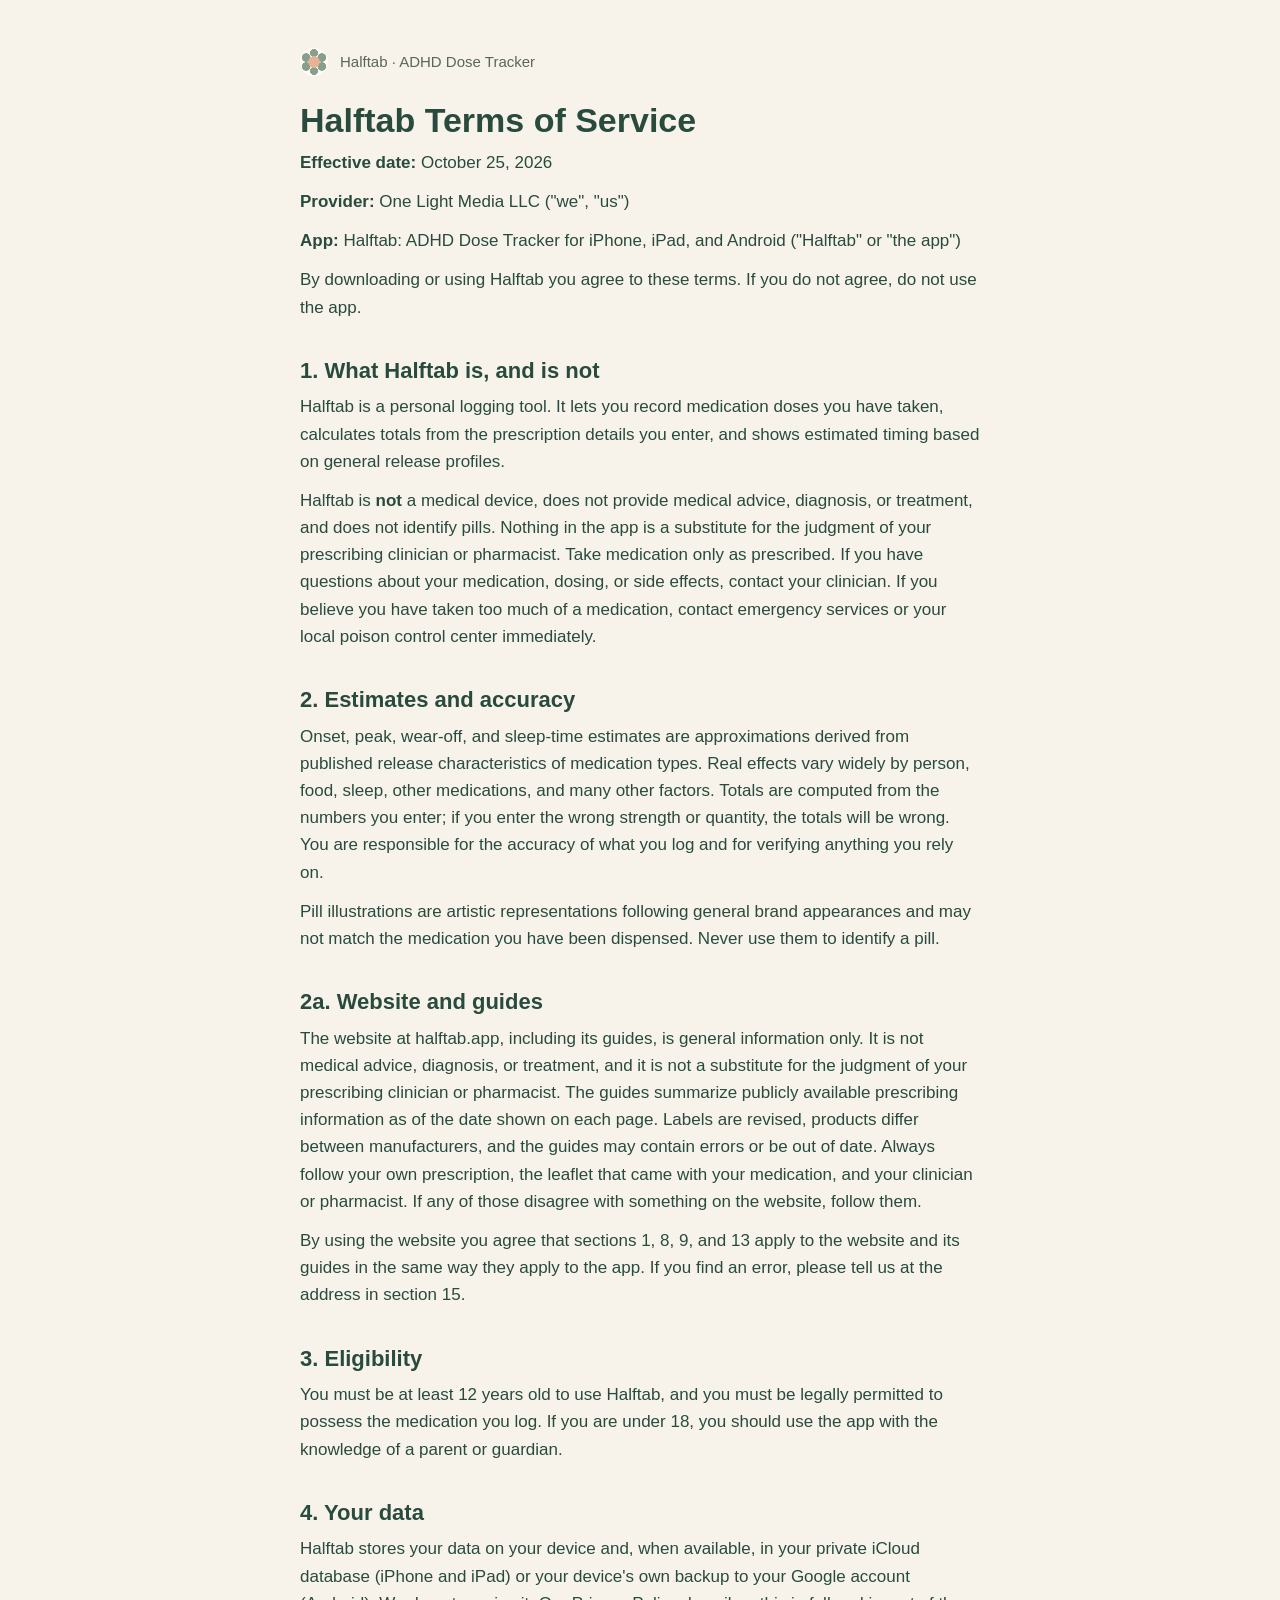
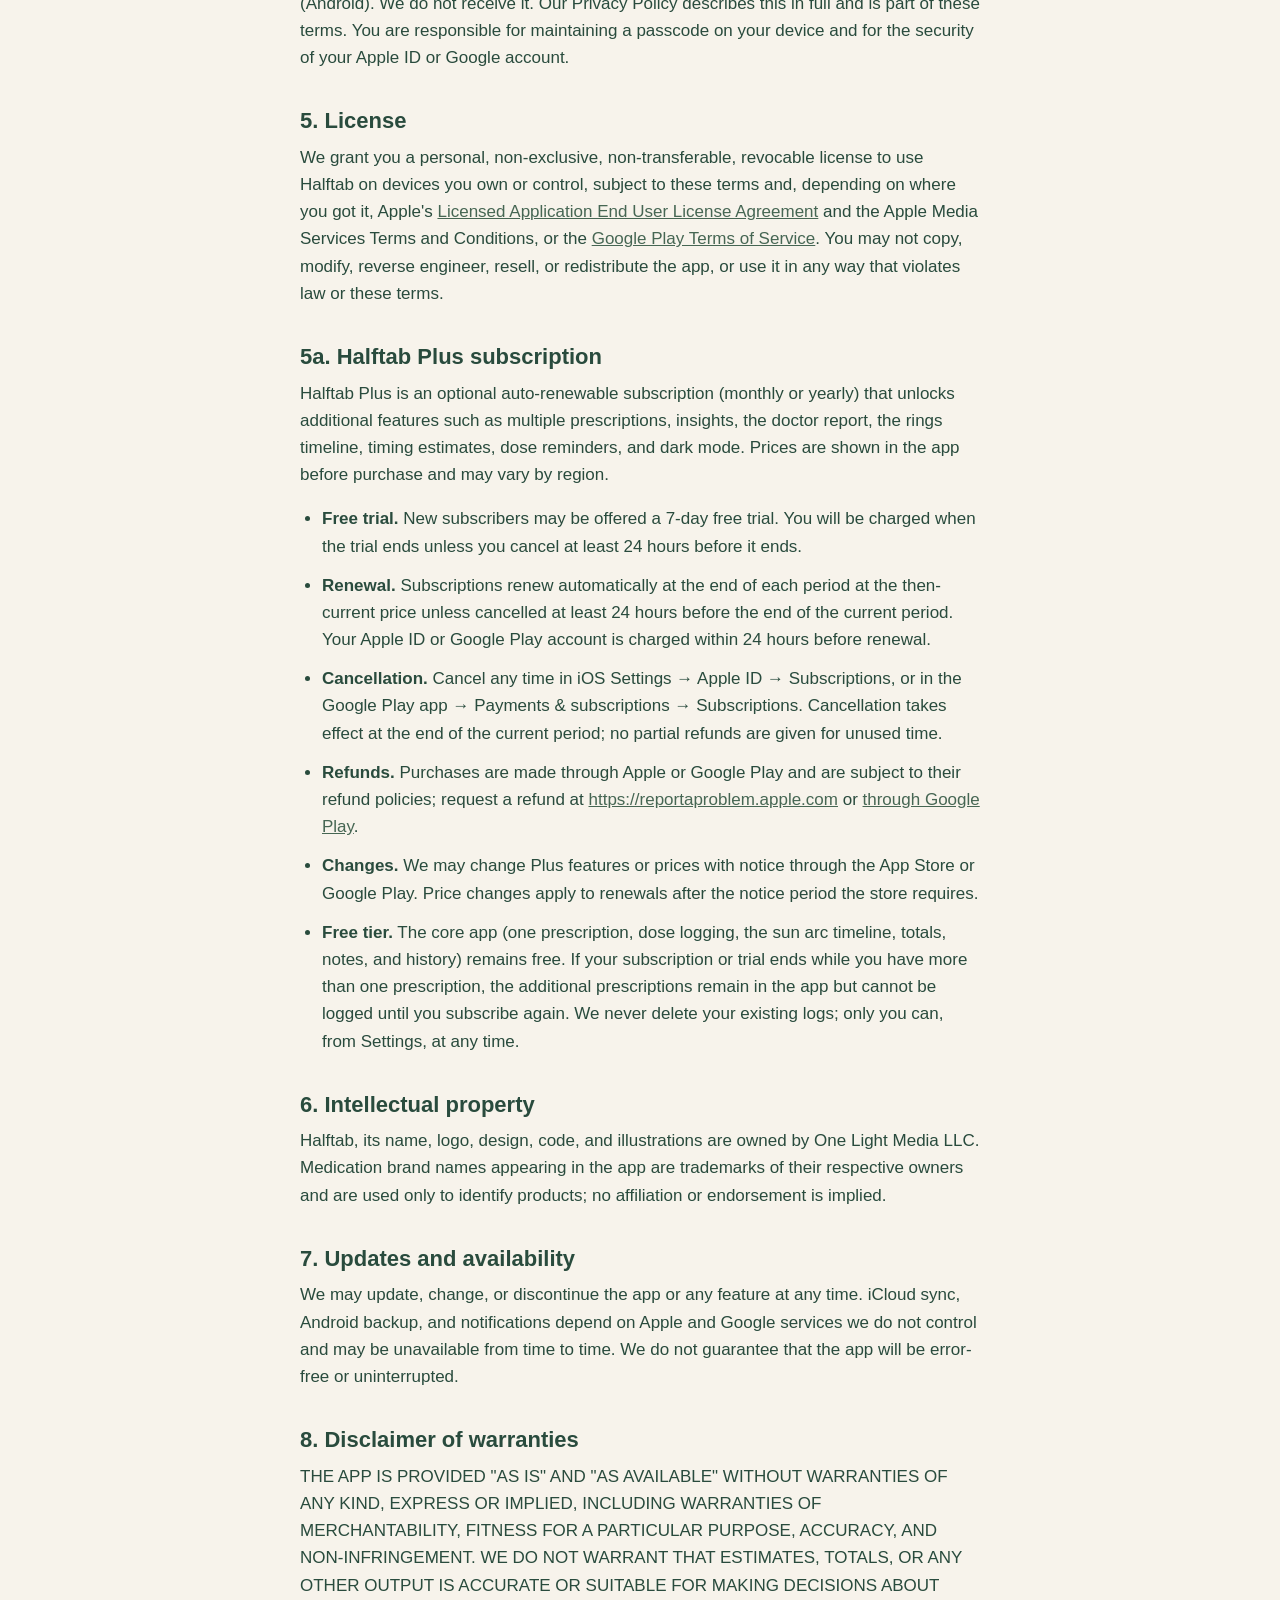
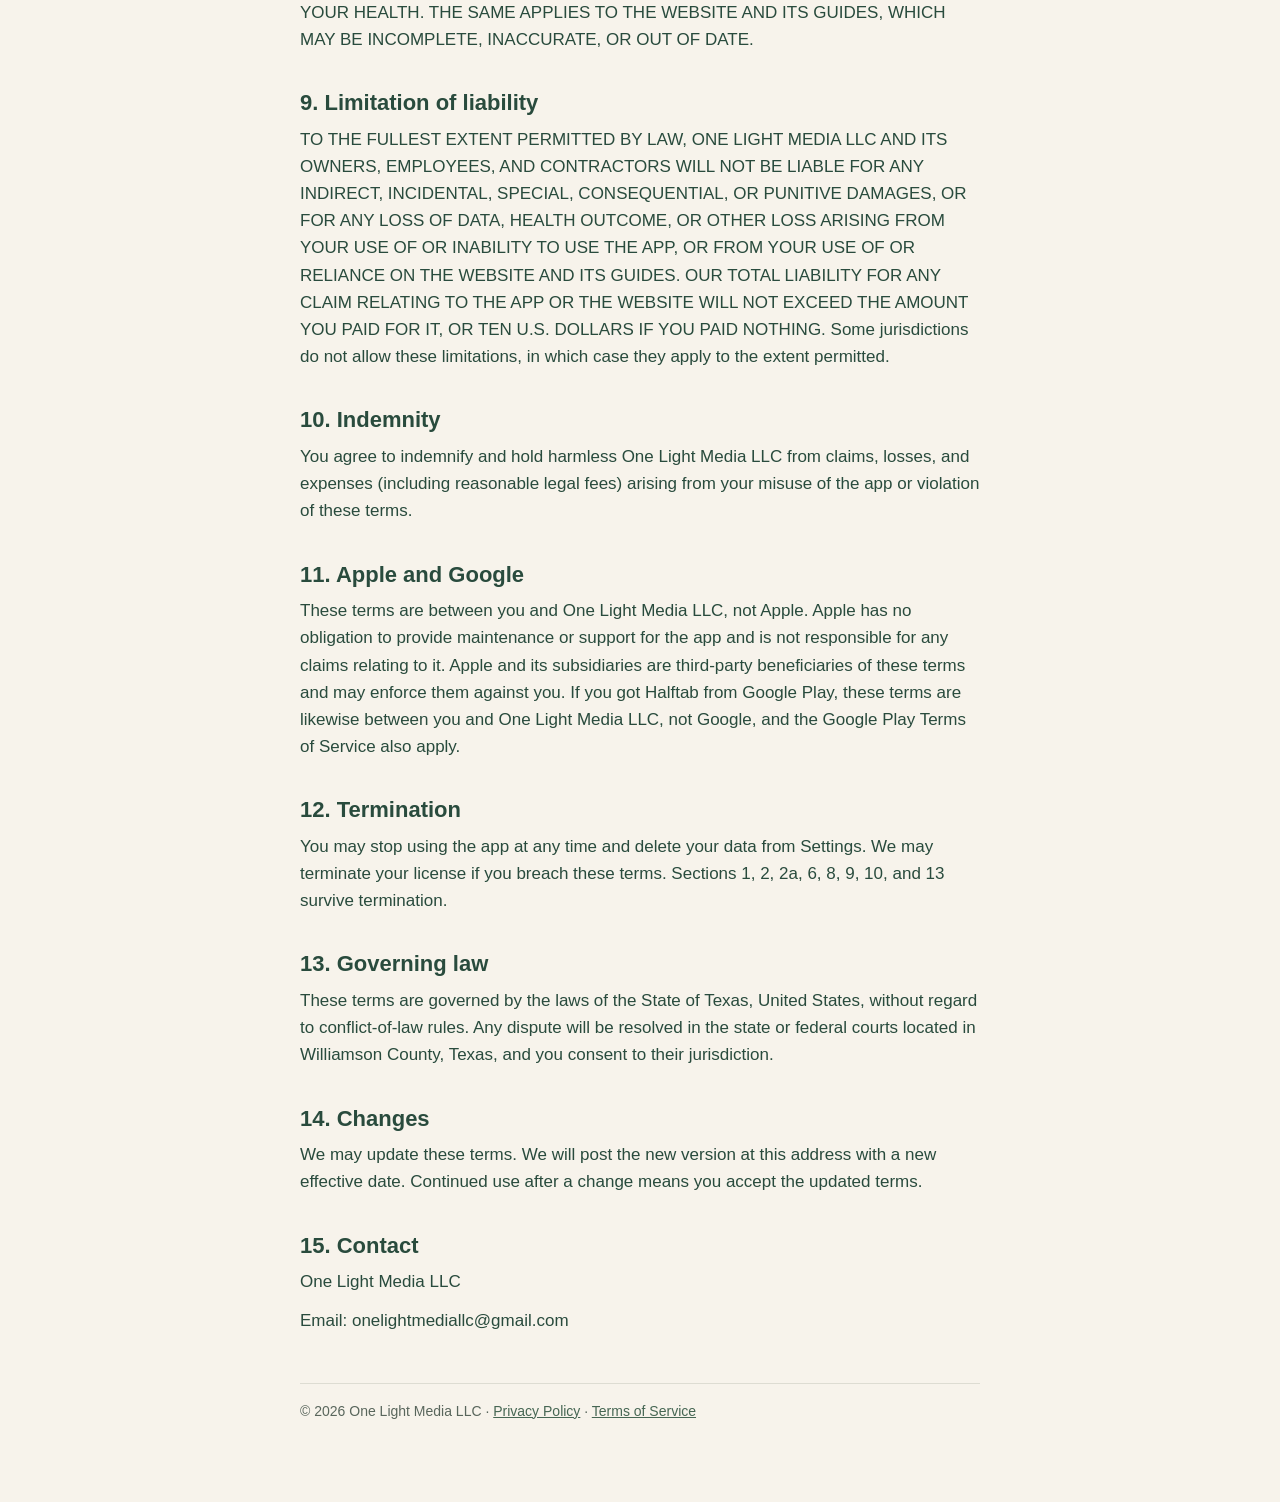
<file: terms.html>
<!DOCTYPE html>
<html lang="en"><head><meta charset="utf-8"><meta name="viewport" content="width=device-width, initial-scale=1">
<title>Halftab Terms of Service</title>
<style>
:root{--canvas:#F7F3EB;--surface:#FFFCF7;--text:#294B3D;--muted:#59665C;--primary:#466653;--border:#DDDCD2}
body{margin:0;background:var(--canvas);color:var(--text);font:17px/1.6 -apple-system,BlinkMacSystemFont,"Segoe UI",sans-serif}
main{max-width:680px;margin:0 auto;padding:48px 20px 80px}
h1{font:600 34px/1.2 ui-rounded,-apple-system,sans-serif;margin:0 0 8px}
h2{font:600 22px/1.3 ui-rounded,-apple-system,sans-serif;margin:36px 0 8px}
p,li{margin:0 0 12px} ul{padding-left:22px}
a{color:var(--primary)} strong{font-weight:600}
header{display:flex;align-items:center;gap:12px;margin-bottom:24px;color:var(--muted);font-size:15px}
header .mark{width:28px;height:28px;border-radius:50%;background:radial-gradient(circle at 50% 50%,#E6B394 0 28%,transparent 30%),radial-gradient(circle at 50% 18%,#879F8C 0 14%,transparent 16%),radial-gradient(circle at 78% 34%,#879F8C 0 14%,transparent 16%),radial-gradient(circle at 78% 66%,#879F8C 0 14%,transparent 16%),radial-gradient(circle at 50% 82%,#879F8C 0 14%,transparent 16%),radial-gradient(circle at 22% 66%,#879F8C 0 14%,transparent 16%),radial-gradient(circle at 22% 34%,#879F8C 0 14%,transparent 16%),var(--surface)}
footer{margin-top:48px;padding-top:16px;border-top:1px solid var(--border);color:var(--muted);font-size:14px}
</style></head><body><main>
<header><span class="mark"></span><span>Halftab · ADHD Dose Tracker</span></header>
<h1>Halftab Terms of Service</h1>
<p><strong>Effective date:</strong> October 25, 2026</p>
<p><strong>Provider:</strong> One Light Media LLC (&quot;we&quot;, &quot;us&quot;)</p>
<p><strong>App:</strong> Halftab: ADHD Dose Tracker for iPhone, iPad, and Android (&quot;Halftab&quot; or &quot;the app&quot;)</p>
<p>By downloading or using Halftab you agree to these terms. If you do not agree, do not use the app.</p>
<h2>1. What Halftab is, and is not</h2>
<p>Halftab is a personal logging tool. It lets you record medication doses you have taken, calculates totals from the prescription details you enter, and shows estimated timing based on general release profiles.</p>
<p>Halftab is <strong>not</strong> a medical device, does not provide medical advice, diagnosis, or treatment, and does not identify pills. Nothing in the app is a substitute for the judgment of your prescribing clinician or pharmacist. Take medication only as prescribed. If you have questions about your medication, dosing, or side effects, contact your clinician. If you believe you have taken too much of a medication, contact emergency services or your local poison control center immediately.</p>
<h2>2. Estimates and accuracy</h2>
<p>Onset, peak, wear-off, and sleep-time estimates are approximations derived from published release characteristics of medication types. Real effects vary widely by person, food, sleep, other medications, and many other factors. Totals are computed from the numbers you enter; if you enter the wrong strength or quantity, the totals will be wrong. You are responsible for the accuracy of what you log and for verifying anything you rely on.</p>
<p>Pill illustrations are artistic representations following general brand appearances and may not match the medication you have been dispensed. Never use them to identify a pill.</p>
<h2>2a. Website and guides</h2>
<p>The website at halftab.app, including its guides, is general information only. It is not medical advice, diagnosis, or treatment, and it is not a substitute for the judgment of your prescribing clinician or pharmacist. The guides summarize publicly available prescribing information as of the date shown on each page. Labels are revised, products differ between manufacturers, and the guides may contain errors or be out of date. Always follow your own prescription, the leaflet that came with your medication, and your clinician or pharmacist. If any of those disagree with something on the website, follow them.</p>
<p>By using the website you agree that sections 1, 8, 9, and 13 apply to the website and its guides in the same way they apply to the app. If you find an error, please tell us at the address in section 15.</p>
<h2>3. Eligibility</h2>
<p>You must be at least 12 years old to use Halftab, and you must be legally permitted to possess the medication you log. If you are under 18, you should use the app with the knowledge of a parent or guardian.</p>
<h2>4. Your data</h2>
<p>Halftab stores your data on your device and, when available, in your private iCloud database (iPhone and iPad) or your device's own backup to your Google account (Android). We do not receive it. Our Privacy Policy describes this in full and is part of these terms. You are responsible for maintaining a passcode on your device and for the security of your Apple ID or Google account.</p>
<h2>5. License</h2>
<p>We grant you a personal, non-exclusive, non-transferable, revocable license to use Halftab on devices you own or control, subject to these terms and, depending on where you got it, Apple&#x27;s <a href="https://www.apple.com/legal/internet-services/itunes/dev/stdeula/">Licensed Application End User License Agreement</a> and the Apple Media Services Terms and Conditions, or the <a href="https://play.google.com/about/play-terms/">Google Play Terms of Service</a>. You may not copy, modify, reverse engineer, resell, or redistribute the app, or use it in any way that violates law or these terms.</p>
<h2>5a. Halftab Plus subscription</h2>
<p>Halftab Plus is an optional auto-renewable subscription (monthly or yearly) that unlocks additional features such as multiple prescriptions, insights, the doctor report, the rings timeline, timing estimates, dose reminders, and dark mode. Prices are shown in the app before purchase and may vary by region.</p>
<ul>
<li><strong>Free trial.</strong> New subscribers may be offered a 7-day free trial. You will be charged when the trial ends unless you cancel at least 24 hours before it ends.</li>
<li><strong>Renewal.</strong> Subscriptions renew automatically at the end of each period at the then-current price unless cancelled at least 24 hours before the end of the current period. Your Apple ID or Google Play account is charged within 24 hours before renewal.</li>
<li><strong>Cancellation.</strong> Cancel any time in iOS Settings → Apple ID → Subscriptions, or in the Google Play app → Payments &amp; subscriptions → Subscriptions. Cancellation takes effect at the end of the current period; no partial refunds are given for unused time.</li>
<li><strong>Refunds.</strong> Purchases are made through Apple or Google Play and are subject to their refund policies; request a refund at <a href="https://reportaproblem.apple.com">https://reportaproblem.apple.com</a> or <a href="https://support.google.com/googleplay/answer/2479637">through Google Play</a>.</li>
<li><strong>Changes.</strong> We may change Plus features or prices with notice through the App Store or Google Play. Price changes apply to renewals after the notice period the store requires.</li>
<li><strong>Free tier.</strong> The core app (one prescription, dose logging, the sun arc timeline, totals, notes, and history) remains free. If your subscription or trial ends while you have more than one prescription, the additional prescriptions remain in the app but cannot be logged until you subscribe again. We never delete your existing logs; only you can, from Settings, at any time.</li>
</ul>
<h2>6. Intellectual property</h2>
<p>Halftab, its name, logo, design, code, and illustrations are owned by One Light Media LLC. Medication brand names appearing in the app are trademarks of their respective owners and are used only to identify products; no affiliation or endorsement is implied.</p>
<h2>7. Updates and availability</h2>
<p>We may update, change, or discontinue the app or any feature at any time. iCloud sync, Android backup, and notifications depend on Apple and Google services we do not control and may be unavailable from time to time. We do not guarantee that the app will be error-free or uninterrupted.</p>
<h2>8. Disclaimer of warranties</h2>
<p>THE APP IS PROVIDED &quot;AS IS&quot; AND &quot;AS AVAILABLE&quot; WITHOUT WARRANTIES OF ANY KIND, EXPRESS OR IMPLIED, INCLUDING WARRANTIES OF MERCHANTABILITY, FITNESS FOR A PARTICULAR PURPOSE, ACCURACY, AND NON-INFRINGEMENT. WE DO NOT WARRANT THAT ESTIMATES, TOTALS, OR ANY OTHER OUTPUT IS ACCURATE OR SUITABLE FOR MAKING DECISIONS ABOUT YOUR HEALTH. THE SAME APPLIES TO THE WEBSITE AND ITS GUIDES, WHICH MAY BE INCOMPLETE, INACCURATE, OR OUT OF DATE.</p>
<h2>9. Limitation of liability</h2>
<p>TO THE FULLEST EXTENT PERMITTED BY LAW, ONE LIGHT MEDIA LLC AND ITS OWNERS, EMPLOYEES, AND CONTRACTORS WILL NOT BE LIABLE FOR ANY INDIRECT, INCIDENTAL, SPECIAL, CONSEQUENTIAL, OR PUNITIVE DAMAGES, OR FOR ANY LOSS OF DATA, HEALTH OUTCOME, OR OTHER LOSS ARISING FROM YOUR USE OF OR INABILITY TO USE THE APP, OR FROM YOUR USE OF OR RELIANCE ON THE WEBSITE AND ITS GUIDES. OUR TOTAL LIABILITY FOR ANY CLAIM RELATING TO THE APP OR THE WEBSITE WILL NOT EXCEED THE AMOUNT YOU PAID FOR IT, OR TEN U.S. DOLLARS IF YOU PAID NOTHING. Some jurisdictions do not allow these limitations, in which case they apply to the extent permitted.</p>
<h2>10. Indemnity</h2>
<p>You agree to indemnify and hold harmless One Light Media LLC from claims, losses, and expenses (including reasonable legal fees) arising from your misuse of the app or violation of these terms.</p>
<h2>11. Apple and Google</h2>
<p>These terms are between you and One Light Media LLC, not Apple. Apple has no obligation to provide maintenance or support for the app and is not responsible for any claims relating to it. Apple and its subsidiaries are third-party beneficiaries of these terms and may enforce them against you. If you got Halftab from Google Play, these terms are likewise between you and One Light Media LLC, not Google, and the Google Play Terms of Service also apply.</p>
<h2>12. Termination</h2>
<p>You may stop using the app at any time and delete your data from Settings. We may terminate your license if you breach these terms. Sections 1, 2, 2a, 6, 8, 9, 10, and 13 survive termination.</p>
<h2>13. Governing law</h2>
<p>These terms are governed by the laws of the State of Texas, United States, without regard to conflict-of-law rules. Any dispute will be resolved in the state or federal courts located in Williamson County, Texas, and you consent to their jurisdiction.</p>
<h2>14. Changes</h2>
<p>We may update these terms. We will post the new version at this address with a new effective date. Continued use after a change means you accept the updated terms.</p>
<h2>15. Contact</h2>
<p>One Light Media LLC</p>
<p>Email: onelightmediallc@gmail.com</p>
<footer>© 2026 One Light Media LLC · <a href="/privacy">Privacy Policy</a> · <a href="/terms">Terms of Service</a></footer>
</main></body></html>
</file>
<file: guides/guides.css>
:root{--canvas:#F7F3EB;--surface:#FFFCF7;--muted-surface:#EDEFE7;--text:#294B3D;--muted:#59665C;--primary:#466653;--on-primary:#FFFCF7;--sage:#879F8C;--sage-tint:#E4EBE1;--apricot:#E6B394;--apricot-deep:#D98A5F;--border:#DDDCD2}
*{box-sizing:border-box}
body{margin:0;background:var(--canvas);color:var(--text);font:17px/1.7 -apple-system,BlinkMacSystemFont,"Segoe UI",sans-serif}
.wrap{max-width:1040px;margin:0 auto;padding:0 20px}
header{display:flex;align-items:center;justify-content:space-between;padding:20px 0;gap:12px;flex-wrap:wrap}
.brand{display:flex;align-items:center;gap:10px;font-weight:600;text-decoration:none;color:var(--text)}
.brand img{width:36px;height:36px;border-radius:50%}
nav a{color:var(--muted);text-decoration:none;margin-left:20px;font-size:15px}
nav a:first-child{margin-left:0}
article{max-width:44rem;margin:0 auto;padding:24px 0 48px}
.crumbs{font-size:14px;color:var(--muted);margin-bottom:12px}
.crumbs a{color:var(--muted)}
h1{font:600 clamp(32px,5vw,46px)/1.15 ui-rounded,-apple-system,sans-serif;margin:0 0 14px}
h2{font:600 clamp(23px,3.4vw,28px)/1.25 ui-rounded,-apple-system,sans-serif;margin:44px 0 12px}
h3{font:600 19px/1.35 ui-rounded,-apple-system,sans-serif;margin:24px 0 6px}
p,li{margin:0 0 14px}
a{color:var(--primary)}
.lede{font-size:20px;color:var(--muted);margin-bottom:10px}
.meta{font-size:14px;color:var(--muted);margin-bottom:28px}
.answer{background:var(--sage-tint);border:1px solid var(--sage);border-radius:20px;padding:20px 22px;margin:0 0 8px}
.answer h2{margin:0 0 8px;font-size:19px}
.answer ul{margin:0;padding-left:20px}
.answer li{margin-bottom:6px}
figure{margin:28px 0;background:var(--surface);border:1px solid var(--border);border-radius:20px;padding:18px 16px 12px}
figure svg{width:100%;height:auto;display:block}
figcaption{font-size:14px;color:var(--muted);margin-top:8px}
.legend{display:flex;gap:18px;flex-wrap:wrap;font-size:14px;color:var(--muted);margin:0 0 6px 4px}
.legend span::before{content:"";display:inline-block;width:14px;height:4px;border-radius:2px;margin-right:6px;vertical-align:middle;background:var(--c)}
.table{overflow-x:auto;margin:0 0 18px;border:1px solid var(--border);border-radius:16px;background:var(--surface)}
table{border-collapse:collapse;width:100%;font-size:15px;min-width:520px}
th,td{text-align:left;padding:11px 14px;border-bottom:1px solid var(--border);vertical-align:top}
th{font-weight:600;background:var(--muted-surface)}
tr:last-child td{border-bottom:0}
.callout{background:var(--muted-surface);border-radius:16px;padding:16px 18px;font-size:15px;color:var(--muted);margin:18px 0}
.app{background:var(--surface);border:1px solid var(--border);border-radius:20px;padding:22px;display:grid;grid-template-columns:auto 1fr;gap:18px;align-items:center;margin:40px 0}
.app>img{width:120px;border-radius:18px;border:1px solid var(--border)}
.app h2{margin:0 0 6px;font-size:22px}
.app p{margin:0 0 14px;color:var(--muted);font-size:16px}
.cta{display:inline-flex;align-items:center;background:var(--primary);color:var(--on-primary);text-decoration:none;font-weight:600;padding:12px 20px;border-radius:14px}
.soon{display:inline-block;font-size:14px;font-weight:600;color:var(--primary);background:var(--sage-tint);border-radius:999px;padding:5px 12px;margin-bottom:12px}
.get{display:flex;align-items:center;flex-wrap:wrap;gap:4px 14px;margin:0 0 18px}.play{display:block;margin:-13px 0 -13px -13px;line-height:0}.play img{height:78px;width:auto;display:block}.get .soon{margin:0}
.signup{display:flex;gap:8px;max-width:30rem}
.signup input{flex:1;min-width:0;font:inherit;font-size:16px;padding:13px 16px;border:1px solid var(--border);border-radius:14px;background:var(--surface);color:var(--text)}
.signup input:focus{outline:2px solid var(--primary);outline-offset:1px;border-color:var(--primary)}
.signup button{font:inherit;font-weight:600;font-size:16px;background:var(--primary);color:var(--on-primary);border:0;border-radius:14px;padding:13px 20px;min-height:50px;cursor:pointer;white-space:nowrap}
.signup button:hover{background:#3B5847}
.form-note,.app .form-note,.newsletter .form-note{font-size:14px;color:var(--muted);margin:10px 0 0}
.newsletter{background:var(--surface);border:1px solid var(--border);border-radius:20px;padding:22px;margin:32px 0 0}
.newsletter h2{margin:0 0 6px;font-size:22px}
.newsletter p{margin:0 0 14px;color:var(--muted);font-size:16px}
.sr-only{position:absolute;width:1px;height:1px;overflow:hidden;clip:rect(0 0 0 0);white-space:nowrap}
details{background:var(--surface);border:1px solid var(--border);border-radius:16px;padding:14px 18px;margin-bottom:10px}
summary{font-weight:600;cursor:pointer}
details p{margin:10px 0 0;color:var(--muted)}
.sources{font-size:14px;color:var(--muted)}
.sources li{margin-bottom:6px}
.disclaimer{background:var(--muted-surface);border-radius:16px;padding:16px 18px;font-size:14px;color:var(--muted);margin-top:28px}
.related{display:grid;grid-template-columns:repeat(auto-fit,minmax(260px,1fr));gap:16px;margin-top:12px}
.lede+.related{margin-top:28px}
.guide-card{display:flex;flex-direction:column;gap:6px;background:var(--surface);border:1px solid var(--border);border-radius:18px;padding:18px 18px 16px;text-decoration:none;color:var(--text);box-shadow:0 1px 2px rgba(41,75,61,.06);transition:transform .15s ease,box-shadow .15s ease,border-color .15s ease}
.guide-card:hover{transform:translateY(-2px);box-shadow:0 10px 24px rgba(41,75,61,.12);border-color:var(--sage)}
.guide-card:focus-visible{outline:3px solid var(--primary);outline-offset:3px}
.guide-card .tag{align-self:flex-start;font-size:12px;font-weight:600;letter-spacing:.02em;line-height:1.6;color:var(--primary);background:var(--sage-tint);border-radius:999px;padding:1px 10px}
.guide-card strong{font:600 20px/1.3 ui-rounded,-apple-system,sans-serif;text-decoration:underline;text-decoration-color:transparent;text-decoration-thickness:2px;text-underline-offset:4px;transition:text-decoration-color .15s ease}
.guide-card:hover strong{text-decoration-color:var(--sage)}
.guide-card .desc{color:var(--muted);font-size:15px;line-height:1.5}
.guide-card .more{margin-top:auto;padding-top:12px;display:flex;align-items:center;gap:6px;color:var(--primary);font-weight:600;font-size:15px}
.guide-card .more svg{flex:none;transition:transform .15s ease}
.guide-card:hover .more svg{transform:translateX(3px)}
.guide-card .time{margin-left:auto;color:var(--muted);font-weight:400;font-size:13px}
@media (prefers-reduced-motion:reduce){.guide-card,.guide-card .more svg,.guide-card strong{transition:none}.guide-card:hover{transform:none}.guide-card:hover .more svg{transform:none}}
footer{border-top:1px solid var(--border);padding:24px 0 48px;color:var(--muted);font-size:14px;display:flex;flex-wrap:wrap;gap:16px;justify-content:space-between}
footer a{color:var(--primary)}
@media (max-width:560px){.app{grid-template-columns:1fr}.app>img{width:88px}nav a{margin-left:14px}}
@media (max-width:420px){.signup{flex-direction:column}}
</file>
